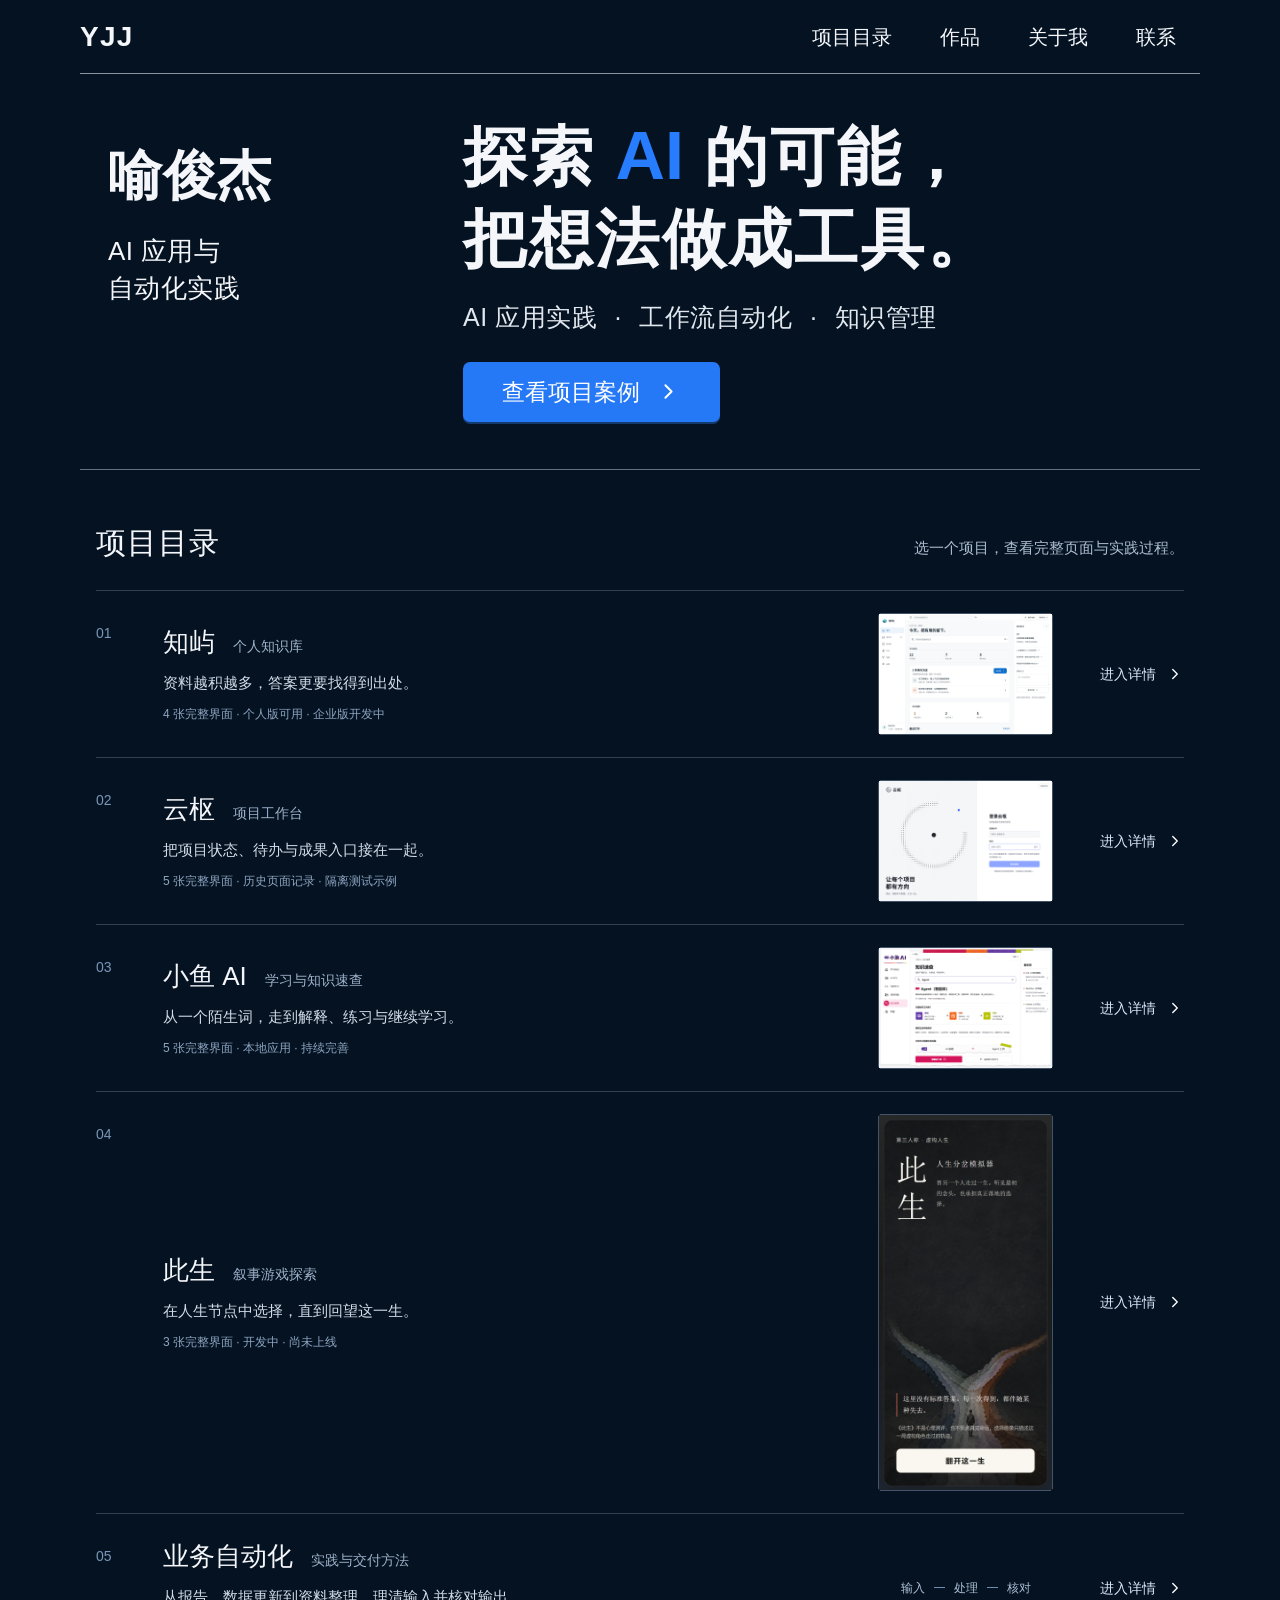
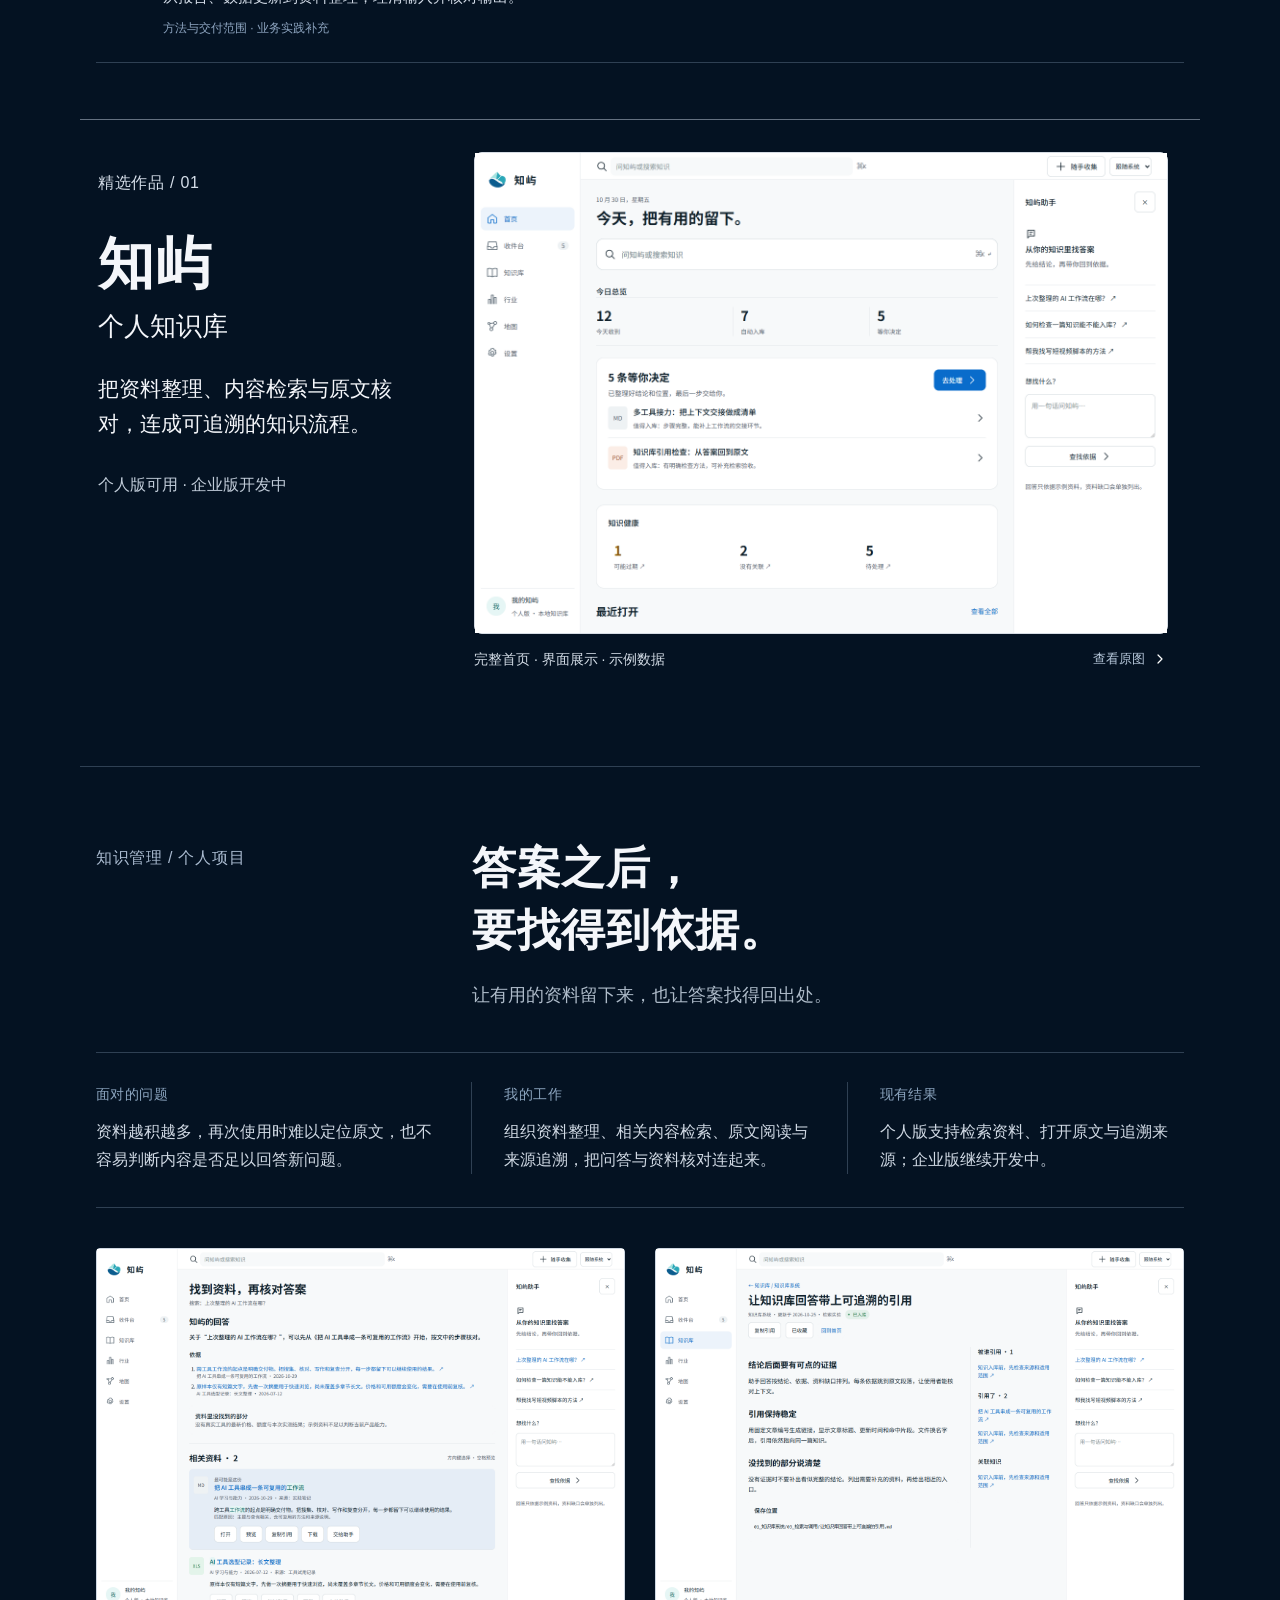
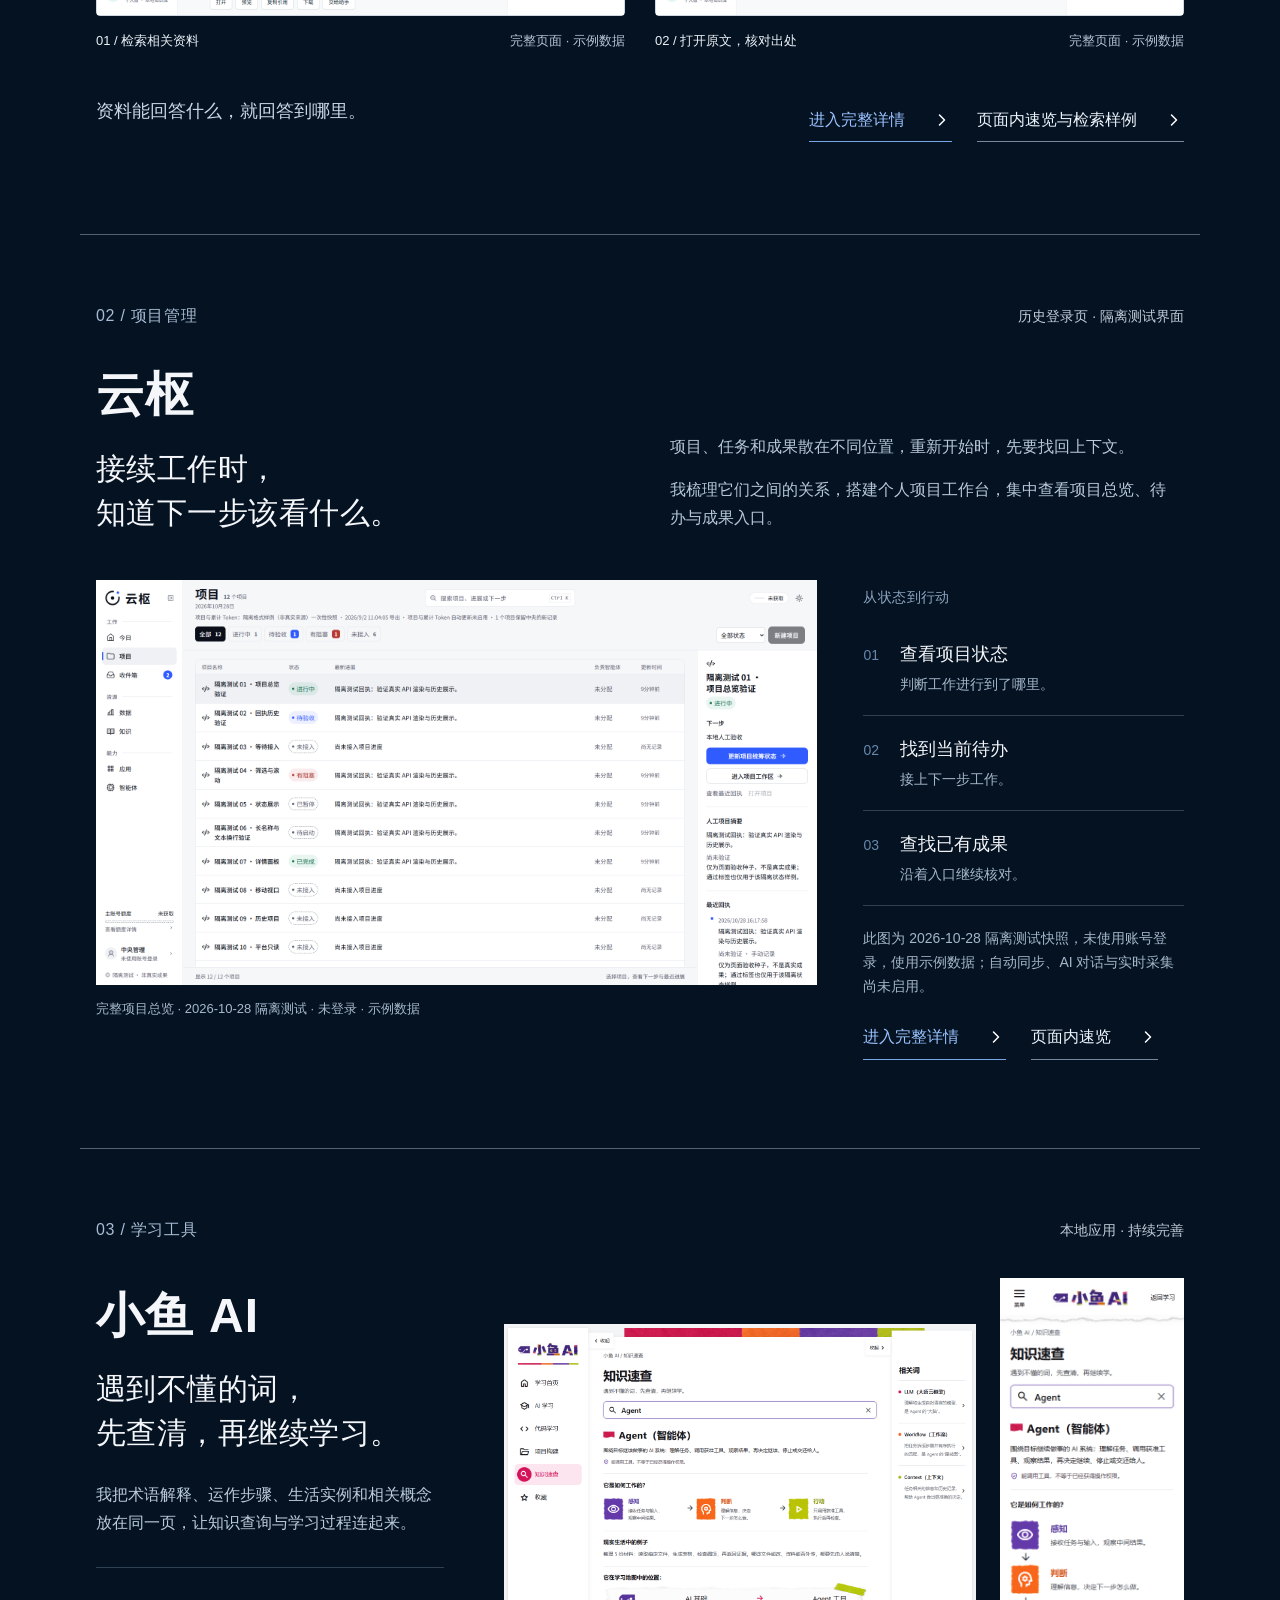
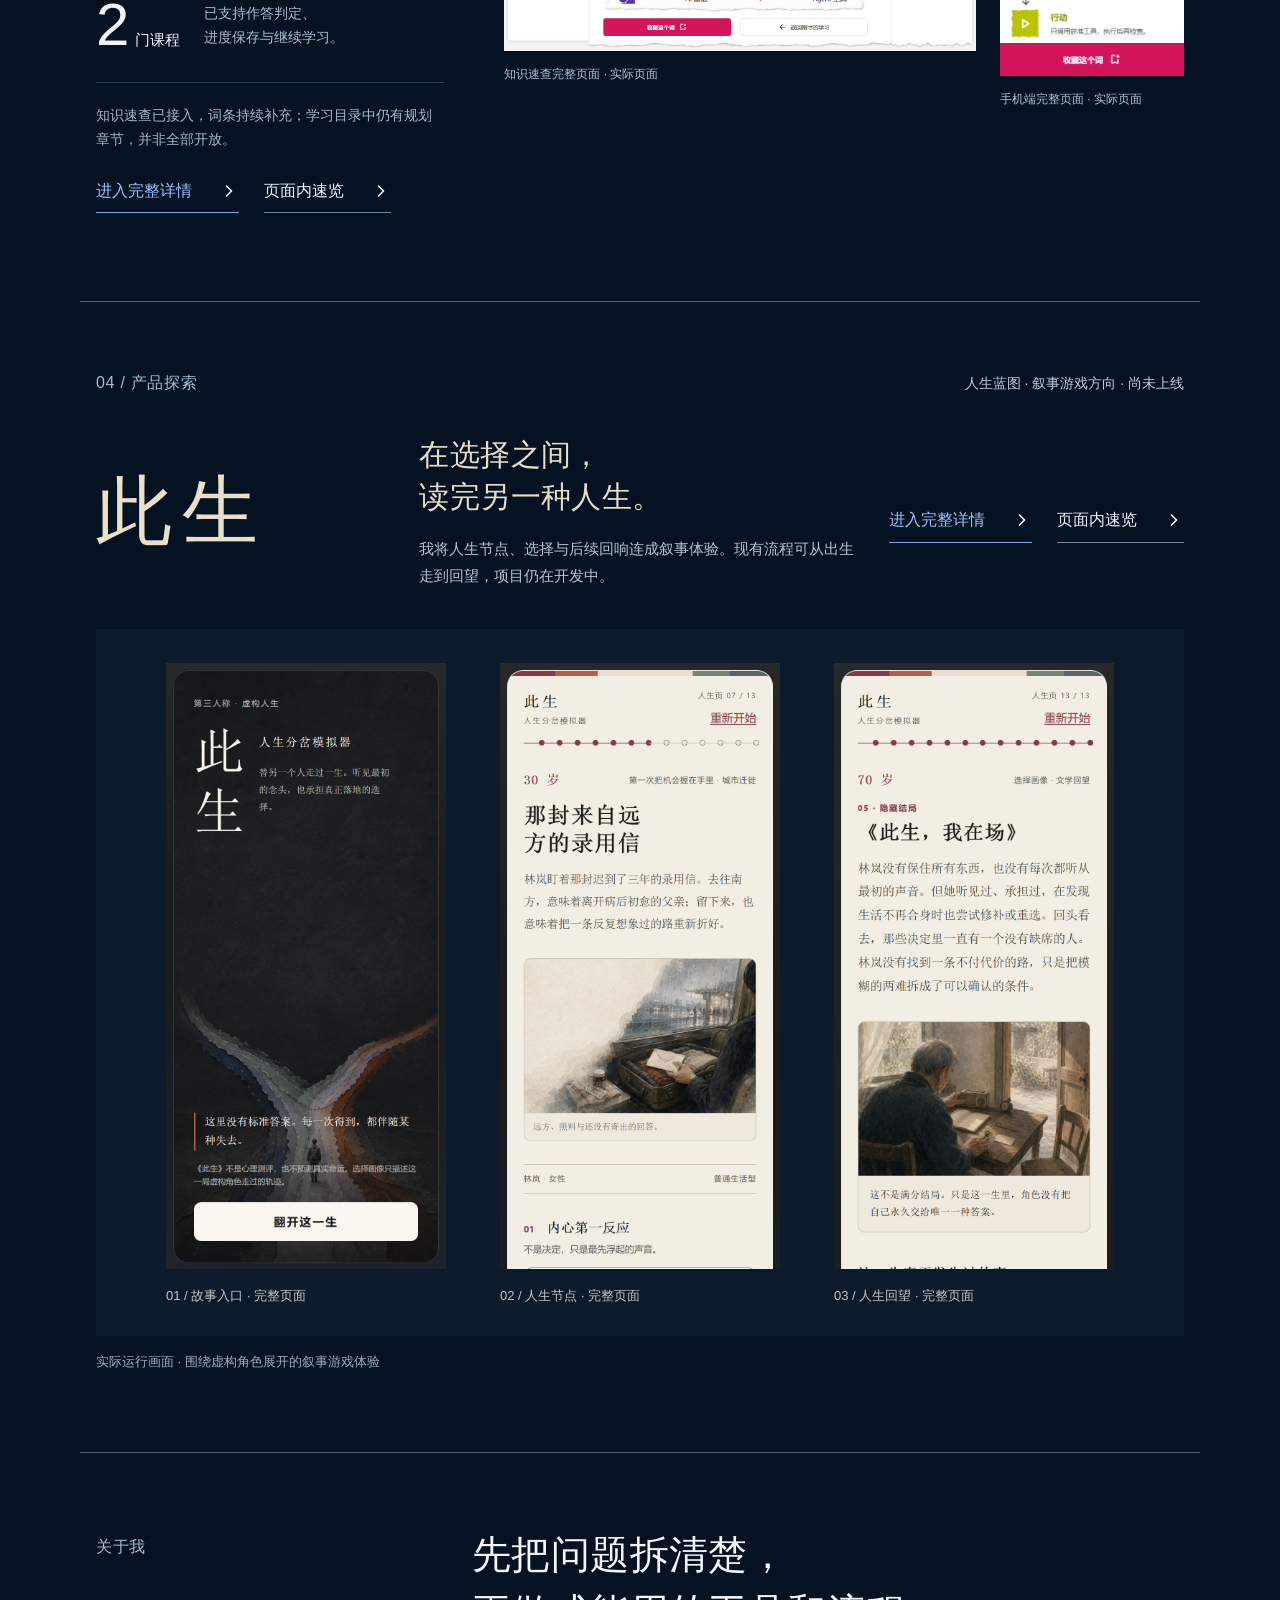
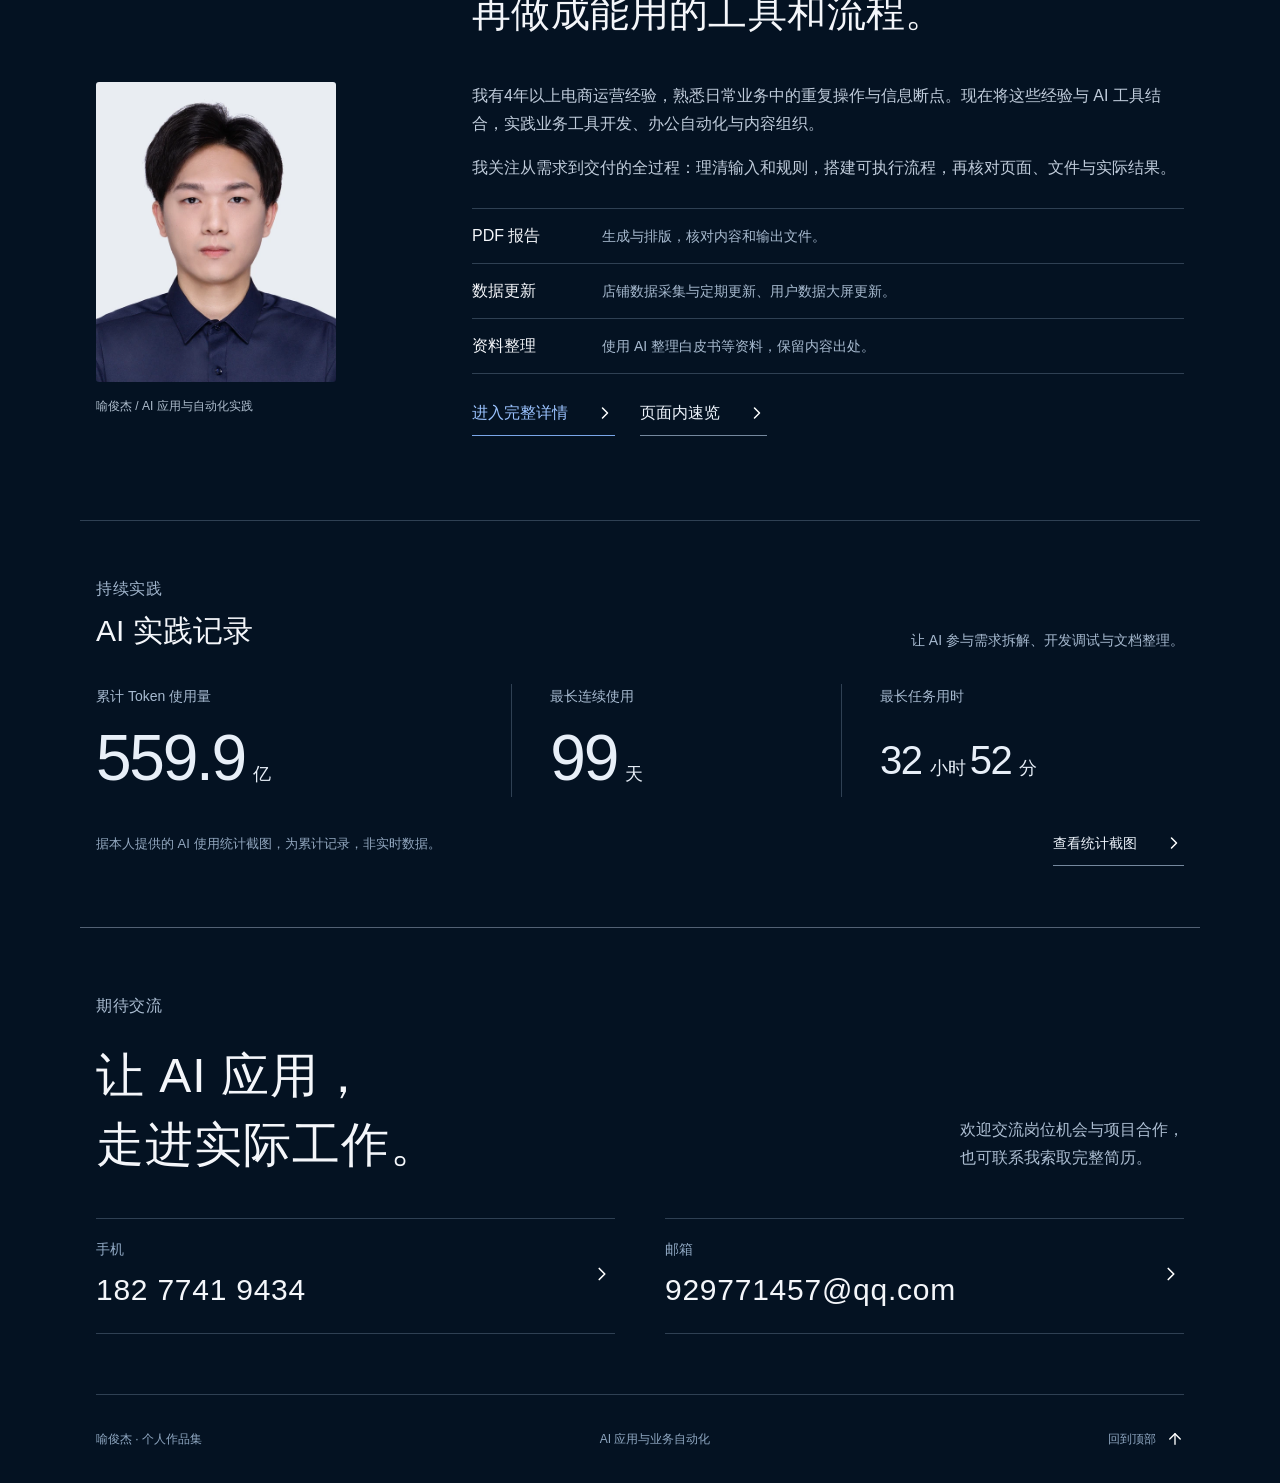
<file: index.html>
<!doctype html>
<html lang="zh-CN">
<head>
  <meta charset="UTF-8" />
  <meta name="viewport" content="width=device-width, initial-scale=1.0" />
  <meta name="description" content="喻俊杰的个人作品集。探索 AI 应用、工作流自动化与知识管理，展示知屿、云枢、小鱼 AI 与此生的真实实践。" />
  <meta name="theme-color" content="#041222" />
  <title>喻俊杰 · AI 应用与业务自动化</title>
  <link rel="icon" type="image/svg+xml" href="assets/favicon.svg" />
  <link rel="stylesheet" href="style.css" />
  <link rel="stylesheet" href="review.css" />
  <script src="script.js" defer></script>
</head>
<body>
  <a class="skip-link" href="#projects">跳到作品</a>
  <header class="site-header" id="top">
    <div class="shell header-inner">
      <a class="brand" href="#top" aria-label="喻俊杰，回到顶部">YJJ</a>
      <button class="menu-toggle" type="button" aria-controls="main-navigation" aria-expanded="false"><span class="menu-label">菜单</span><img class="icon " src="assets/icon-menu.svg" width="24" height="24" alt="" aria-hidden="true" /></button>
      <nav class="main-nav" id="main-navigation" aria-label="主导航"><a href="#directory">项目目录</a><a href="#projects">作品</a><a href="#about">关于我</a><a href="#contact">联系</a></nav>
    </div>
  </header>
  <main>
    <section class="hero shell" aria-labelledby="hero-title">
      <div class="hero-identity"><p class="hero-name">喻俊杰</p><p>AI 应用与<br />自动化实践</p></div>
      <div class="hero-message"><h1 id="hero-title">探索 <span>AI</span> 的可能，<br />把想法做成工具。</h1><p class="hero-disciplines">AI 应用实践 <span>·</span> 工作流自动化 <span>·</span> 知识管理</p><a class="button button-primary" href="#directory">查看项目案例 <img class="icon " src="assets/icon-chevron-right.svg" width="24" height="24" alt="" aria-hidden="true" /></a></div>
    </section>
    <section class="project-directory shell" id="directory" aria-labelledby="directory-title"><div class="directory-heading"><h2 id="directory-title">项目目录</h2><p>选一个项目，查看完整页面与实践过程。</p></div><div class="directory-list"><a class="directory-row" href="zhiyu.html"><span class="directory-number">01</span><div class="directory-copy"><h3>知屿<span>个人知识库</span></h3><p>资料越积越多，答案更要找得到出处。</p><small>4 张完整界面 · 个人版可用 · 企业版开发中</small></div><div class="directory-preview"><img src="assets/zhiyu-home.png" alt="知屿完整页面缩略预览" loading="lazy" decoding="async" /></div><span class="directory-enter">进入详情<img class="icon" src="assets/icon-chevron-right.svg" width="24" height="24" alt="" /></span></a><a class="directory-row" href="yunshu.html"><span class="directory-number">02</span><div class="directory-copy"><h3>云枢<span>项目工作台</span></h3><p>把项目状态、待办与成果入口接在一起。</p><small>5 张完整界面 · 历史页面记录 · 隔离测试示例</small></div><div class="directory-preview"><img src="assets/deployed-public-login-desktop-empty.png" alt="云枢完整页面缩略预览" loading="lazy" decoding="async" /></div><span class="directory-enter">进入详情<img class="icon" src="assets/icon-chevron-right.svg" width="24" height="24" alt="" /></span></a><a class="directory-row" href="xiaoyu.html"><span class="directory-number">03</span><div class="directory-copy"><h3>小鱼 AI<span>学习与知识速查</span></h3><p>从一个陌生词，走到解释、练习与继续学习。</p><small>5 张完整界面 · 本地应用 · 持续完善</small></div><div class="directory-preview"><img src="assets/xiaoyu-knowledge-desktop.png" alt="小鱼 AI完整页面缩略预览" loading="lazy" decoding="async" /></div><span class="directory-enter">进入详情<img class="icon" src="assets/icon-chevron-right.svg" width="24" height="24" alt="" /></span></a><a class="directory-row" href="cisheng.html"><span class="directory-number">04</span><div class="directory-copy"><h3>此生<span>叙事游戏探索</span></h3><p>在人生节点中选择，直到回望这一生。</p><small>3 张完整界面 · 开发中 · 尚未上线</small></div><div class="directory-preview"><img src="assets/cisheng-cover.png" alt="此生完整页面缩略预览" loading="lazy" decoding="async" /></div><span class="directory-enter">进入详情<img class="icon" src="assets/icon-chevron-right.svg" width="24" height="24" alt="" /></span></a><a class="directory-row" href="workflow.html"><span class="directory-number">05</span><div class="directory-copy"><h3>业务自动化<span>实践与交付方法</span></h3><p>从报告、数据更新到资料整理，理清输入并核对输出。</p><small>方法与交付范围 · 业务实践补充</small></div><div class="directory-method"><span>输入</span><i></i><span>处理</span><i></i><span>核对</span></div><span class="directory-enter">进入详情<img class="icon" src="assets/icon-chevron-right.svg" width="24" height="24" alt="" /></span></a></div></section>
    <section class="selected-work shell" id="projects" aria-label="精选作品">
      <article class="featured-entry" aria-labelledby="zhiyu-card-title">
        <div class="featured-copy"><p class="eyebrow">精选作品 / 01</p><h2 id="zhiyu-card-title">知屿</h2><p class="project-subtitle">个人知识库</p><p class="featured-description">把资料整理、内容检索与原文核对，连成可追溯的知识流程。</p><p class="project-status">个人版可用 · 企业版开发中</p></div>
        <figure class="featured-preview"><button class="preview-button" type="button" data-case="zhiyu-case" aria-label="阅读知屿个人知识库案例与检索样例"><picture><source media="(max-width: 680px)" srcset="assets/zhiyu-home.png" /><img src="assets/zhiyu-home.png" width="1440" height="1000" alt="知屿个人知识库完整首页，保留侧栏、今日总览、待处理资料与知识助手" fetchpriority="high" decoding="async" /></picture></button><figcaption>完整首页 · 界面展示 · 示例数据 <button type="button" data-zoom="assets/zhiyu-home.png" data-caption="知屿个人版首页 · 界面展示 · 示例数据">查看原图 <img class="icon " src="assets/icon-chevron-right.svg" width="24" height="24" alt="" aria-hidden="true" /></button></figcaption></figure>
      </article>
      <div class="zhiyu-story" aria-labelledby="zhiyu-story-title">
        <div class="section-heading"><p class="eyebrow">知识管理 / 个人项目</p><h2 id="zhiyu-story-title">答案之后，<br />要找得到依据。</h2><p>让有用的资料留下来，也让答案找得回出处。</p></div>
        <div class="contribution-grid"><div><span class="detail-label">面对的问题</span><p>资料越积越多，再次使用时难以定位原文，也不容易判断内容是否足以回答新问题。</p></div><div><span class="detail-label">我的工作</span><p>组织资料整理、相关内容检索、原文阅读与来源追溯，把问答与资料核对连起来。</p></div><div><span class="detail-label">现有结果</span><p>个人版支持检索资料、打开原文与追溯来源；企业版继续开发中。</p></div></div>
        <div class="evidence-pair"><figure><button class="image-button" type="button" data-zoom="assets/zhiyu-search.png" data-caption="知屿 · 知识检索 · 界面展示 · 示例数据" aria-label="放大查看知屿知识检索"><img src="assets/zhiyu-search.png" width="1440" height="1000" alt="知屿知识检索完整页面，展示问题、依据、资料缺口与相关资料" loading="lazy" decoding="async" /></button><figcaption><span>01 / 检索相关资料</span><span>完整页面 · 示例数据</span></figcaption></figure><figure><button class="image-button" type="button" data-zoom="assets/zhiyu-source.png" data-caption="知屿 · 原文核对与来源追溯 · 界面展示 · 示例数据" aria-label="放大查看知屿原文核对"><img src="assets/zhiyu-source.png" width="1440" height="1000" alt="知屿原文核对完整页面，展示稳定引用、来源与资料缺口" loading="lazy" decoding="async" /></button><figcaption><span>02 / 打开原文，核对出处</span><span>完整页面 · 示例数据</span></figcaption></figure></div>
        <div class="project-bottom"><p>资料能回答什么，就回答到哪里。</p><div class="case-actions"><a class="case-link full-detail-link" href="zhiyu.html">进入完整详情 <img class="icon" src="assets/icon-chevron-right.svg" width="24" height="24" alt="" /></a><button class="case-link" type="button" data-case="zhiyu-case">页面内速览与检索样例 <img class="icon " src="assets/icon-chevron-right.svg" width="24" height="24" alt="" aria-hidden="true" /></button></div></div>
      </div>
    </section>
    <section class="project-chapter shell yunshu-chapter" aria-labelledby="yunshu-card-title">
      <div class="chapter-heading"><p class="eyebrow">02 / 项目管理</p><p class="project-status">历史登录页 · 隔离测试界面</p></div>
      <div class="chapter-intro"><div><h2 id="yunshu-card-title">云枢</h2><p class="chapter-value">接续工作时，<br />知道下一步该看什么。</p></div><div class="chapter-summary"><p>项目、任务和成果散在不同位置，重新开始时，先要找回上下文。</p><p>我梳理它们之间的关系，搭建个人项目工作台，集中查看项目总览、待办与成果入口。</p></div></div>
      <div class="yunshu-evidence"><figure><button class="image-button" type="button" data-zoom="assets/yunshu-overview.png" data-caption="云枢项目总览 · 2026-10-28 隔离测试 · 未登录 · 示例数据" aria-label="放大查看云枢完整项目总览"><picture><source media="(max-width: 680px)" srcset="assets/yunshu-overview.png" /><img src="assets/yunshu-overview.png" width="1920" height="1080" alt="云枢完整项目总览，保留侧栏、项目状态、最新进展、下一步与成果入口" loading="lazy" decoding="async" /></picture></button><figcaption>完整项目总览 · 2026-10-28 隔离测试 · 未登录 · 示例数据</figcaption></figure><div class="yunshu-method"><p class="detail-label">从状态到行动</p><ol><li><span>01</span><div><h3>查看项目状态</h3><p>判断工作进行到了哪里。</p></div></li><li><span>02</span><div><h3>找到当前待办</h3><p>接上下一步工作。</p></div></li><li><span>03</span><div><h3>查找已有成果</h3><p>沿着入口继续核对。</p></div></li></ol><p class="muted-note">此图为 2026-10-28 隔离测试快照，未使用账号登录，使用示例数据；自动同步、AI 对话与实时采集尚未启用。</p><div class="case-actions"><a class="case-link full-detail-link" href="yunshu.html">进入完整详情 <img class="icon" src="assets/icon-chevron-right.svg" width="24" height="24" alt="" /></a><button class="case-link" type="button" data-case="yunshu-case">页面内速览 <img class="icon " src="assets/icon-chevron-right.svg" width="24" height="24" alt="" aria-hidden="true" /></button></div></div></div>
    </section>
    <section class="project-chapter shell xiaoyu-chapter" aria-labelledby="xiaoyu-card-title">
      <div class="chapter-heading"><p class="eyebrow">03 / 学习工具</p><p class="project-status">本地应用 · 持续完善</p></div>
      <div class="learning-layout"><div class="learning-copy"><h2 id="xiaoyu-card-title">小鱼 AI</h2><p class="chapter-value">遇到不懂的词，<br />先查清，再继续学习。</p><p class="learning-description">我把术语解释、运作步骤、生活实例和相关概念放在同一页，让知识查询与学习过程连起来。</p><div class="learning-result"><strong>2<span>门课程</span></strong><p>已支持作答判定、<br />进度保存与继续学习。</p></div><p class="muted-note">知识速查已接入，词条持续补充；学习目录中仍有规划章节，并非全部开放。</p><div class="case-actions"><a class="case-link full-detail-link" href="xiaoyu.html">进入完整详情 <img class="icon" src="assets/icon-chevron-right.svg" width="24" height="24" alt="" /></a><button class="case-link" type="button" data-case="xiaoyu-case">页面内速览 <img class="icon " src="assets/icon-chevron-right.svg" width="24" height="24" alt="" aria-hidden="true" /></button></div></div><div class="learning-visuals"><figure class="learning-desktop"><button class="image-button" type="button" data-zoom="assets/xiaoyu-knowledge-desktop.png" data-caption="小鱼 AI · 知识速查 · 实际页面" aria-label="放大查看小鱼 AI 知识速查"><img src="assets/xiaoyu-knowledge-desktop.png" width="1440" height="1000" alt="小鱼 AI 知识速查完整页面，保留侧栏、Agent释义、工作步骤和生活实例" loading="lazy" decoding="async" /></button><figcaption>知识速查完整页面 · 实际页面</figcaption></figure><figure class="learning-mobile"><button class="image-button" type="button" data-zoom="assets/xiaoyu-knowledge-mobile.png" data-caption="小鱼 AI · 手机端知识速查" aria-label="放大查看小鱼 AI 手机端知识速查"><img src="assets/xiaoyu-knowledge-mobile.png" width="390" height="844" alt="小鱼 AI 手机端知识速查完整页面" loading="lazy" decoding="async" /></button><figcaption>手机端完整页面 · 实际页面</figcaption></figure></div></div>
    </section>
    <section class="project-chapter shell cisheng-chapter" aria-labelledby="cisheng-card-title">
      <div class="chapter-heading"><p class="eyebrow">04 / 产品探索</p><p class="project-status">人生蓝图 · 叙事游戏方向 · 尚未上线</p></div>
      <div class="cisheng-intro"><h2 id="cisheng-card-title">此生</h2><div><p class="chapter-value">在选择之间，<br />读完另一种人生。</p><p>我将人生节点、选择与后续回响连成叙事体验。现有流程可从出生走到回望，项目仍在开发中。</p></div><div class="case-actions"><a class="case-link full-detail-link" href="cisheng.html">进入完整详情 <img class="icon" src="assets/icon-chevron-right.svg" width="24" height="24" alt="" /></a><button class="case-link" type="button" data-case="cisheng-case">页面内速览 <img class="icon " src="assets/icon-chevron-right.svg" width="24" height="24" alt="" aria-hidden="true" /></button></div></div>
      <div class="cisheng-gallery"><figure><button class="image-button" type="button" data-zoom="assets/cisheng-cover.png" data-caption="此生 · 故事入口 · 实际运行画面" aria-label="放大查看此生故事入口"><img src="assets/cisheng-cover.png" width="780" height="1688" alt="此生完整手机页面，显示黑色书封与故事入口" loading="lazy" decoding="async" /></button><figcaption>01 / 故事入口 · 完整页面</figcaption></figure><figure><button class="image-button" type="button" data-zoom="assets/cisheng-event.png" data-caption="此生 · 人生节点与选择 · 实际运行画面" aria-label="放大查看此生人生节点"><img src="assets/cisheng-event.png" width="780" height="1688" alt="此生30岁完整手机页面，围绕远方的录用信展开叙事与选择" loading="lazy" decoding="async" /></button><figcaption>02 / 人生节点 · 完整页面</figcaption></figure><figure><button class="image-button" type="button" data-zoom="assets/cisheng-ending.png" data-caption="此生 · 人生回望 · 实际运行画面" aria-label="放大查看此生人生回望"><img src="assets/cisheng-ending.png" width="780" height="1688" alt="此生70岁完整手机页面，显示人生结局与回望" loading="lazy" decoding="async" /></button><figcaption>03 / 人生回望 · 完整页面</figcaption></figure></div><p class="gallery-note">实际运行画面 · 围绕虚构角色展开的叙事游戏体验</p>
    </section>
    <section class="about-section shell" id="about" aria-labelledby="about-title"><div class="about-heading"><p class="eyebrow">关于我</p><h2 id="about-title">先把问题拆清楚，<br />再做成能用的工具和流程。</h2></div><div class="about-layout"><figure class="portrait"><img src="assets/portrait-web.webp" width="550" height="688" alt="喻俊杰本人照片" loading="lazy" decoding="async" /><figcaption>喻俊杰 / AI 应用与自动化实践</figcaption></figure><div class="about-copy"><p>我有4年以上电商运营经验，熟悉日常业务中的重复操作与信息断点。现在将这些经验与 AI 工具结合，实践业务工具开发、办公自动化与内容组织。</p><p>我关注从需求到交付的全过程：理清输入和规则，搭建可执行流程，再核对页面、文件与实际结果。</p><div class="practice-list" aria-label="业务自动化实践"><div><h3>PDF 报告</h3><p>生成与排版，核对内容和输出文件。</p></div><div><h3>数据更新</h3><p>店铺数据采集与定期更新、用户数据大屏更新。</p></div><div><h3>资料整理</h3><p>使用 AI 整理白皮书等资料，保留内容出处。</p></div></div><div class="case-actions"><a class="case-link full-detail-link" href="workflow.html">进入完整详情 <img class="icon" src="assets/icon-chevron-right.svg" width="24" height="24" alt="" /></a><button class="case-link" type="button" data-case="workflow-case">页面内速览 <img class="icon " src="assets/icon-chevron-right.svg" width="24" height="24" alt="" aria-hidden="true" /></button></div></div></div></section>
    <section class="ai-record-section shell" aria-labelledby="ai-record-title"><div class="ai-record-heading"><div><p class="eyebrow">持续实践</p><h2 id="ai-record-title">AI 实践记录</h2></div><p>让 AI 参与需求拆解、开发调试与文档整理。</p></div><dl class="ai-record-grid"><div class="ai-record-primary"><dt>累计 Token 使用量</dt><dd>559.9<span>亿</span></dd></div><div><dt>最长连续使用</dt><dd>99<span>天</span></dd></div><div><dt>最长任务用时</dt><dd class="ai-record-duration">32<span>小时</span>52<span>分</span></dd></div></dl><div class="ai-record-source"><p>据本人提供的 AI 使用统计截图，为累计记录，非实时数据。</p><button class="case-link" type="button" data-zoom="assets/ai-usage-record-masked-8d87166d.png" data-caption="AI 使用统计 · 本人提供的截图 · 非实时数据" aria-label="查看本人 AI 使用统计截图">查看统计截图 <img class="icon " src="assets/icon-chevron-right.svg" width="24" height="24" alt="" aria-hidden="true" /></button></div></section>
    <section class="contact-section shell" id="contact" aria-labelledby="contact-title"><p class="eyebrow">期待交流</p><div class="contact-heading"><h2 id="contact-title">让 AI 应用，<br />走进实际工作。</h2><p>欢迎交流岗位机会与项目合作，<br />也可联系我索取完整简历。</p></div><div class="contact-details"><a href="tel:18277419434" aria-label="拨打电话 18277419434"><small>手机</small><strong>182 7741 9434</strong><img class="icon " src="assets/icon-chevron-right.svg" width="24" height="24" alt="" aria-hidden="true" /></a><a href="mailto:929771457@qq.com" aria-label="发邮件至 929771457@qq.com"><small>邮箱</small><strong>929771457@qq.com</strong><img class="icon " src="assets/icon-chevron-right.svg" width="24" height="24" alt="" aria-hidden="true" /></a></div><footer class="site-footer"><span>喻俊杰 · 个人作品集</span><span>AI 应用与业务自动化</span><a href="#top">回到顶部 <img class="icon " src="assets/icon-arrow-up.svg" width="24" height="24" alt="" aria-hidden="true" /></a></footer></section>
  </main>
    <dialog class="case-dialog" id="zhiyu-case" aria-labelledby="zhiyu-title">
      <div class="dialog-top"><span>知屿 / 项目案例</span><a class="dialog-page-link" href="zhiyu.html">进入独立详情</a><button class="dialog-close" type="button" aria-label="关闭知屿案例" autofocus>关闭 <img class="icon " src="assets/icon-x.svg" width="24" height="24" alt="" aria-hidden="true" /></button></div>
      <div class="dialog-body"><p class="case-meta">个人版可用 · 企业版开发中</p><h2 id="zhiyu-title">知屿 / 个人知识库</h2><p class="case-lead">从“记得有这份资料”，到“找到原文，核对答案”。</p><div class="case-facts"><section><h3>问题</h3><p>资料越积越多，再次使用时，常常只记得结论，却难以定位原文，也不容易判断现有内容是否足以回答新问题。</p></section><section><h3>我的工作</h3><p>搭建并使用个人知识库，组织资料整理、相关内容检索、原文阅读与来源追溯。Y-KB 对应其中的检索能力，让问答与资料核对连起来。</p></section><section><h3>结果</h3><p>个人版已可使用，支持检索相关资料、打开原文、追溯来源。企业版继续开发中，下方将两个版本分别标注。</p></section></div>
        <figure class="case-figure"><button class="image-button" type="button" data-zoom="assets/zhiyu-home.png" data-caption="知屿个人版首页 · 界面展示 · 示例数据" aria-label="放大查看知屿个人版首页"><img src="assets/zhiyu-home.png" width="1440" height="1000" alt="知屿个人版首页，显示资料处理、知识健康与知识助手" loading="lazy" decoding="async" /></button><figcaption>个人版首页 · 界面展示 · 示例数据 <span>点击图片放大</span></figcaption></figure>
        <div class="case-image-pair"><figure class="case-figure"><button class="image-button" type="button" data-zoom="assets/zhiyu-search.png" data-caption="知屿 · 知识检索 · 界面展示 · 示例数据" aria-label="放大查看知屿知识检索"><img src="assets/zhiyu-search.png" width="1440" height="1000" alt="知屿知识检索界面，展示问题和相关资料" loading="lazy" decoding="async" /></button><figcaption>检索相关资料 · 示例数据</figcaption></figure><figure class="case-figure"><button class="image-button" type="button" data-zoom="assets/zhiyu-source.png" data-caption="知屿 · 原文核对与来源追溯 · 界面展示 · 示例数据" aria-label="放大查看知屿原文核对"><img src="assets/zhiyu-source.png" width="1440" height="1000" alt="知屿原文查看界面，用于阅读原始资料和核对来源" loading="lazy" decoding="async" /></button><figcaption>打开原文，核对出处 · 示例数据</figcaption></figure></div>
        <figure class="case-figure"><button class="image-button" type="button" data-zoom="assets/zhiyu-enterprise.png" data-caption="知屿企业版 · 开发中 · 界面展示 · 示例数据" aria-label="放大查看开发中的知屿企业版"><img src="assets/zhiyu-enterprise.png" width="1440" height="1000" alt="开发中的知屿企业知识库界面" loading="lazy" decoding="async" /></button><figcaption>企业版开发中 · 界面展示 · 示例数据</figcaption></figure>
        <section class="retrieval-demo" aria-labelledby="demo-title"><p class="demo-eyebrow">原创静态样例</p><h3 id="demo-title">资料能回答什么，<br class="mobile-break" />就回答到哪里。</h3><p class="demo-description">选择下面的问题，观察“原文有依据”和“信息不足”两种回答。</p><div class="demo-columns"><article class="demo-source" id="sample-source" tabindex="-1"><p class="demo-label">原文 · 视频项目交付说明</p><p>项目交付后，请分别保留成片和可编辑文件。</p><blockquote>成片放在“成片”目录，<mark id="source-highlight">字幕源文件放在“字幕”目录。</mark></blockquote><p>后续修改时，从对应目录取用文件。</p></article><div class="demo-answer"><p class="demo-label">选择一个问题</p><div class="demo-questions"><button type="button" data-question="location" aria-pressed="true">字幕源文件放在哪里？</button><button type="button" data-question="font" aria-pressed="false">追问：字幕用什么字体？</button></div><div class="demo-result" role="status" aria-live="polite" aria-atomic="true"><strong id="answer-title">字幕源文件在“字幕”目录。</strong><p id="answer-detail">原文明确写明了目录位置，可以据此回答。</p></div><button class="text-link source-reference" type="button">核对原文 <img class="icon " src="assets/icon-chevron-right.svg" width="24" height="24" alt="" aria-hidden="true" /></button></div></div><p class="demo-note">此交互使用页面内的原创样例，不连接真实知识库或 AI 服务。</p></section>
      </div>
    </dialog>

    <dialog class="case-dialog" id="yunshu-case" aria-labelledby="yunshu-title"><div class="dialog-top"><span>云枢 / 项目案例</span><a class="dialog-page-link" href="yunshu.html">进入独立详情</a><button class="dialog-close" type="button" aria-label="关闭云枢案例" autofocus>关闭 <img class="icon " src="assets/icon-x.svg" width="24" height="24" alt="" aria-hidden="true" /></button></div><div class="dialog-body"><p class="case-meta">个人项目工作台 · 数据快照</p><h2 id="yunshu-title">云枢</h2><p class="case-lead">让项目状态、当前待办与已产生成果，在同一个地方接上。</p><div class="case-facts"><section><h3>问题</h3><p>多个项目的任务、进度和交付物分散在不同位置。隔一段时间继续工作，需要重新查找上下文和成果。</p></section><section><h3>我的工作</h3><p>梳理项目、任务、状态与成果的关系，搭建个人项目工作台，集中展示项目总览、待办和成果入口，并整理查看账号的历史登录页。下方总览是未登录的隔离测试画面，不能当作登录后的运行成果。</p></section><section><h3>结果</h3><p>可以按“查看项目状态 → 找到待办 → 查找成果”的步骤接续工作。展示画面来自2026年10月28日的隔离测试，未使用账号登录，使用示例项目。</p></section></div><figure class="case-figure"><button class="image-button" type="button" data-zoom="assets/yunshu-overview.png" data-caption="云枢项目总览 · 2026-10-28 隔离测试 · 未登录 · 示例数据" aria-label="放大查看云枢完整工作台"><img src="assets/yunshu-overview.png" width="1920" height="1080" alt="云枢工作台，显示示例项目的状态、下一步与成果入口" loading="lazy" decoding="async" /></button><figcaption>项目总览 · 2026-10-28 隔离测试 · 未登录 · 示例数据</figcaption></figure><p class="case-note">总览图为 2026-10-28 隔离测试快照，未使用账号登录，使用示例数据，非登录后的界面。项目现名为云枢，历史截图保留原样；自动同步、AI 对话与实时采集尚未启用。</p></div></dialog>

    <dialog class="case-dialog" id="xiaoyu-case" aria-labelledby="xiaoyu-title"><div class="dialog-top"><span>小鱼 AI / 项目案例</span><a class="dialog-page-link" href="xiaoyu.html">进入独立详情</a><button class="dialog-close" type="button" aria-label="关闭小鱼 AI 案例" autofocus>关闭 <img class="icon " src="assets/icon-x.svg" width="24" height="24" alt="" aria-hidden="true" /></button></div><div class="dialog-body"><p class="case-meta">本地学习工具 · 持续完善</p><h2 id="xiaoyu-title">小鱼 AI</h2><p class="case-lead">从一个陌生的词，找到解释、例子与资料来源。</p><div class="case-facts"><section><h3>问题</h3><p>接触 AI 与代码学习时，资料、学习顺序和练习容易脱节。只看完内容，很难判断自己是否能够在具体任务中作出选择。</p></section><section><h3>我的工作</h3><p>组织知识词条、通俗解释、具体例子、相关概念与来源，并支持查词后返回学习；为现有课程接入作答判定、进度保存与继续学习。</p></section><section><h3>结果</h3><p>现有两门课程已支持作答判定、保存和续学。学习目录展示更完整的规划范围，其中仍有规划章节，并非全部开放。</p></section></div><figure class="case-figure"><button class="image-button" type="button" data-zoom="assets/xiaoyu-knowledge-desktop.png" data-caption="小鱼 AI · 知识速查 · 实际页面" aria-label="放大查看小鱼 AI 知识速查完整页面"><img src="assets/xiaoyu-knowledge-desktop.png" width="1440" height="1000" alt="小鱼 AI 的知识速查页面，以 Agent 词条展示释义、工作步骤、例子及相关词" loading="lazy" decoding="async" /></button><figcaption>知识速查 · 实际页面</figcaption></figure><div class="learning-images"><figure class="case-figure"><button class="image-button" type="button" data-zoom="assets/xiaoyu-task.png" data-caption="小鱼 AI · 任务练习 · 学习界面展示" aria-label="放大查看小鱼 AI 任务练习"><img src="assets/xiaoyu-task.png" width="1440" height="1000" alt="小鱼 AI 任务练习界面，支持结合具体情境作答" loading="lazy" decoding="async" /></button><figcaption>任务练习 · 学习界面展示</figcaption></figure><figure class="case-figure mobile-case-figure"><button class="image-button" type="button" data-zoom="assets/xiaoyu-knowledge-mobile.png" data-caption="小鱼 AI · 手机端知识速查" aria-label="放大查看小鱼 AI 手机端知识速查"><img src="assets/xiaoyu-knowledge-mobile.png" width="390" height="844" alt="小鱼 AI 手机端知识速查完整页面" loading="lazy" decoding="async" /></button><figcaption>手机端 · 知识速查</figcaption></figure></div><p class="case-note">知识速查当前以 Agent 完整词条及相关概念展示，词条范围持续完善；现有两门课程可作答、保存和续学。</p></div></dialog>

    <dialog class="case-dialog" id="cisheng-case" aria-labelledby="cisheng-title"><div class="dialog-top"><span>此生 / 项目案例</span><a class="dialog-page-link" href="cisheng.html">进入独立详情</a><button class="dialog-close" type="button" aria-label="关闭此生案例" autofocus>关闭 <img class="icon " src="assets/icon-x.svg" width="24" height="24" alt="" aria-hidden="true" /></button></div><div class="dialog-body"><p class="case-meta">人生蓝图 · 叙事游戏方向 · 尚未上线</p><h2 id="cisheng-title">此生</h2><p class="case-lead">在一个个人生节点中选择，直到回望这一生。</p><div class="case-facts"><section><h3>问题</h3><p>如何把抽象的人生蓝图变成可体验的内容，让读者在具体处境中理解选择、行动与后续回响？</p></section><section><h3>我的工作</h3><p>围绕人生节点组织故事、选择与反馈，将从出生到回望的完整流程做成叙事游戏体验，并持续打磨页面与叙事表达。</p></section><section><h3>结果</h3><p>现有流程可从出生走到人生回望。下方为实际运行画面；项目仍在开发，尚未上线。</p></section></div><div class="case-phone-gallery"><figure class="case-figure"><button class="image-button" type="button" data-zoom="assets/cisheng-cover.png" data-caption="此生 · 故事入口 · 实际运行画面" aria-label="放大查看此生完整故事入口"><img src="assets/cisheng-cover.png" width="780" height="1688" alt="此生的黑色书封，作为人生故事入口" loading="lazy" decoding="async" /></button><figcaption>故事入口 · 实际运行画面</figcaption></figure><figure class="case-figure"><button class="image-button" type="button" data-zoom="assets/cisheng-event.png" data-caption="此生 · 30岁的人生节点 · 实际运行画面" aria-label="放大查看此生完整人生节点"><img src="assets/cisheng-event.png" width="780" height="1688" alt="此生30岁人生节点，围绕远方的录用信给出故事与选项" loading="lazy" decoding="async" /></button><figcaption>人生节点 · 实际运行画面</figcaption></figure><figure class="case-figure"><button class="image-button" type="button" data-zoom="assets/cisheng-ending.png" data-caption="此生 · 70岁的人生回望 · 实际运行画面" aria-label="放大查看此生完整人生回望"><img src="assets/cisheng-ending.png" width="780" height="1688" alt="此生70岁时的结局页面，回望此前的人生选择" loading="lazy" decoding="async" /></button><figcaption>人生回望 · 实际运行画面</figcaption></figure></div><p class="case-note">此生是叙事游戏体验，内容围绕虚构角色展开。</p></div></dialog>

    <dialog class="case-dialog" id="workflow-case" aria-labelledby="workflow-title"><div class="dialog-top"><span>业务自动化 / 实践补充</span><button class="dialog-close" type="button" aria-label="关闭业务自动化实践" autofocus>关闭 <img class="icon " src="assets/icon-x.svg" width="24" height="24" alt="" aria-hidden="true" /></button></div><div class="dialog-body"><p class="case-meta">电商运营与办公流程</p><h2 id="workflow-title">从重复步骤，<br />到可执行的流程。</h2><p class="case-lead">先理清输入和处理规则，再搭建流程、核对输出。</p><div class="case-facts"><section><h3>问题</h3><p>电商与办公工作中的报告排版、数据更新和资料整理包含重复操作，也需要保证输入内容与最终结果能够对应。</p></section><section><h3>我的工作</h3><p>实践本地 PDF 报告生成与排版、店铺数据自动采集和定期更新、公司用户数据大屏实时更新，以及使用 AI 整理白皮书等资料。</p></section><section><h3>交付方法</h3><p>先确认内容输入、更新频率与结果形式，再搭建相应工作流，核对文件、页面与来源内容。完整项目细节可通过当前沟通渠道交流。</p></section></div><ol class="workflow-steps"><li><strong>整理输入与规则</strong><span>明确材料、处理要求与输出形式。</span></li><li><strong>搭建可执行流程</strong><span>将重复步骤连接为可复用的工作方法。</span></li><li><strong>核对结果并交付</strong><span>检查生成文件、页面和来源内容是否对应。</span></li></ol><p class="case-note">以上为已有业务实践与方法说明。</p></div></dialog>

    <dialog class="image-dialog" id="image-dialog" aria-labelledby="image-dialog-title"><div class="dialog-top image-dialog-top"><span id="image-dialog-title">查看作品原图</span><div class="image-controls"><button class="image-zoom-toggle" id="zoom-toggle" type="button" aria-pressed="false" aria-controls="image-stage">放大细节</button><button class="dialog-close" type="button" aria-label="关闭大图" autofocus>关闭 <img class="icon " src="assets/icon-x.svg" width="24" height="24" alt="" aria-hidden="true" /></button></div></div><figure class="image-stage" id="image-stage"><img id="zoom-image" src="assets/zhiyu-home.png" alt="" /><figcaption id="zoom-caption"></figcaption></figure></dialog>
  </body>
</html>
</file>
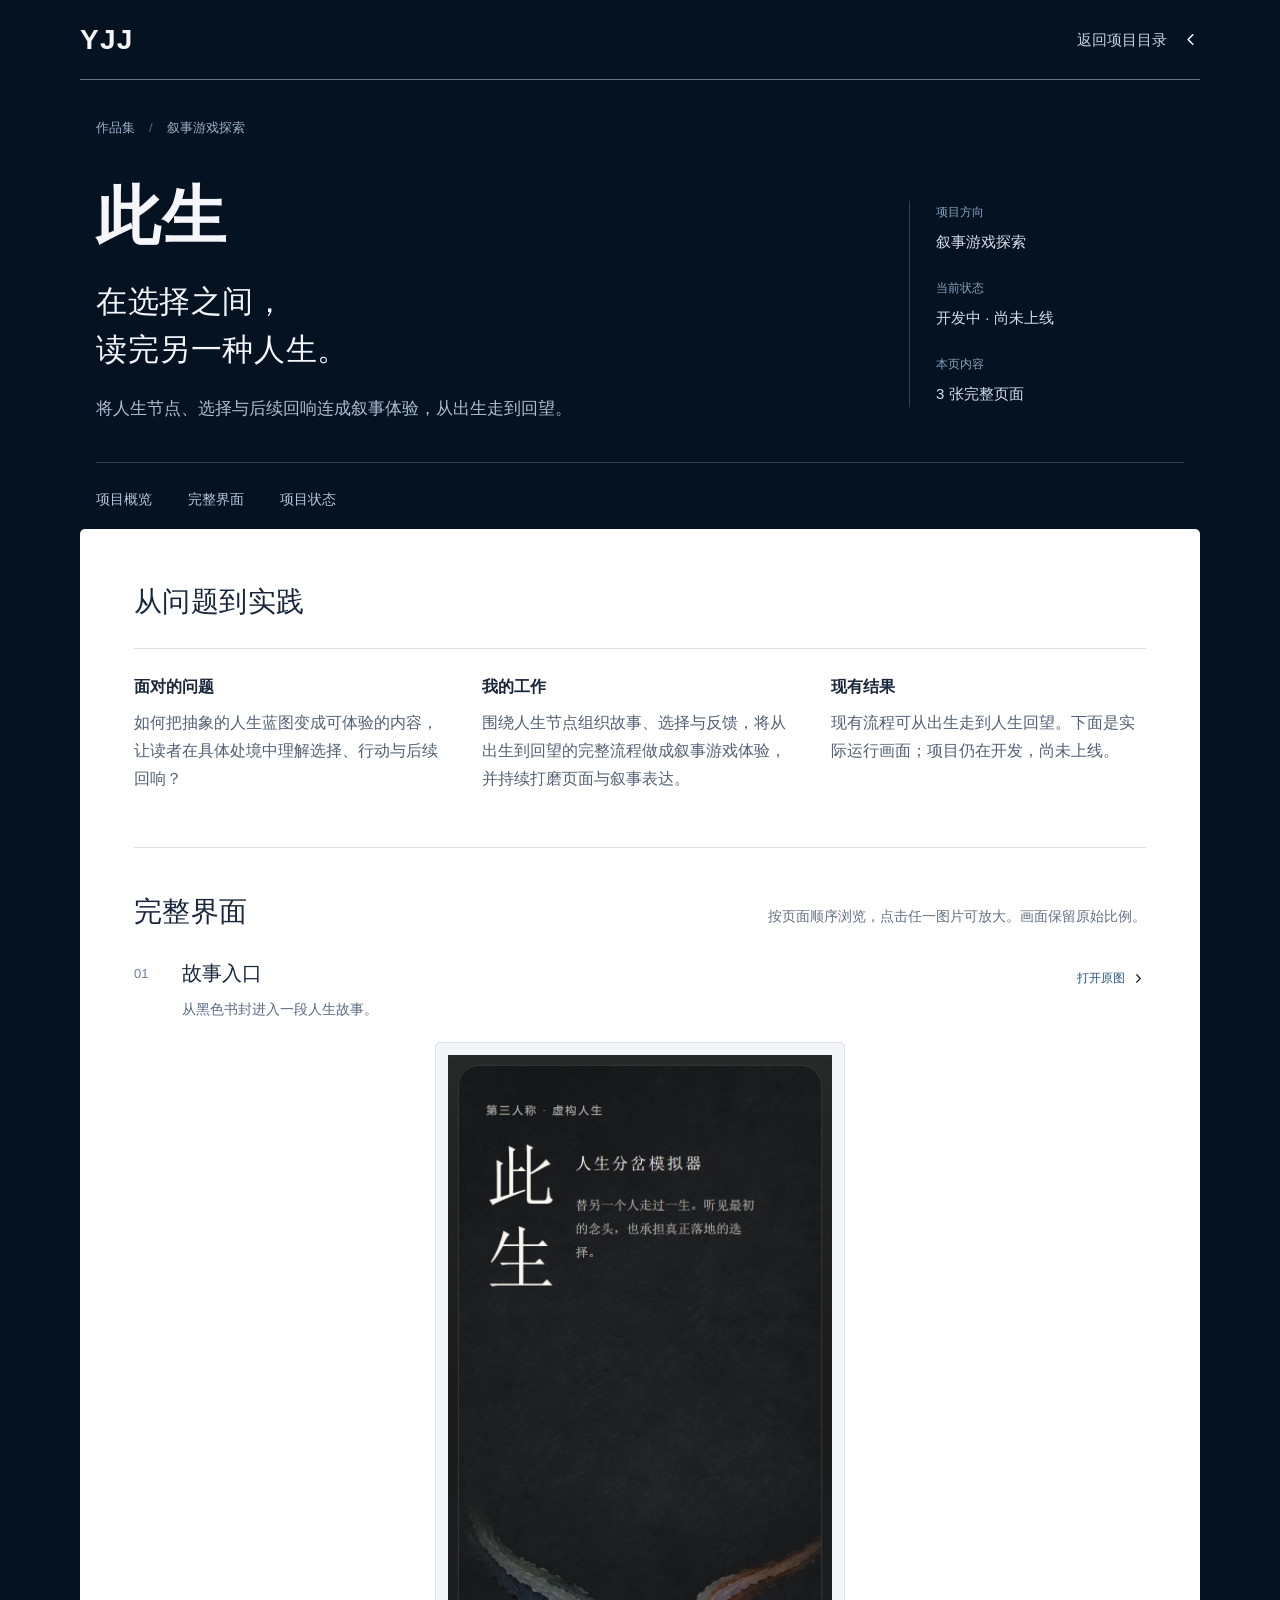
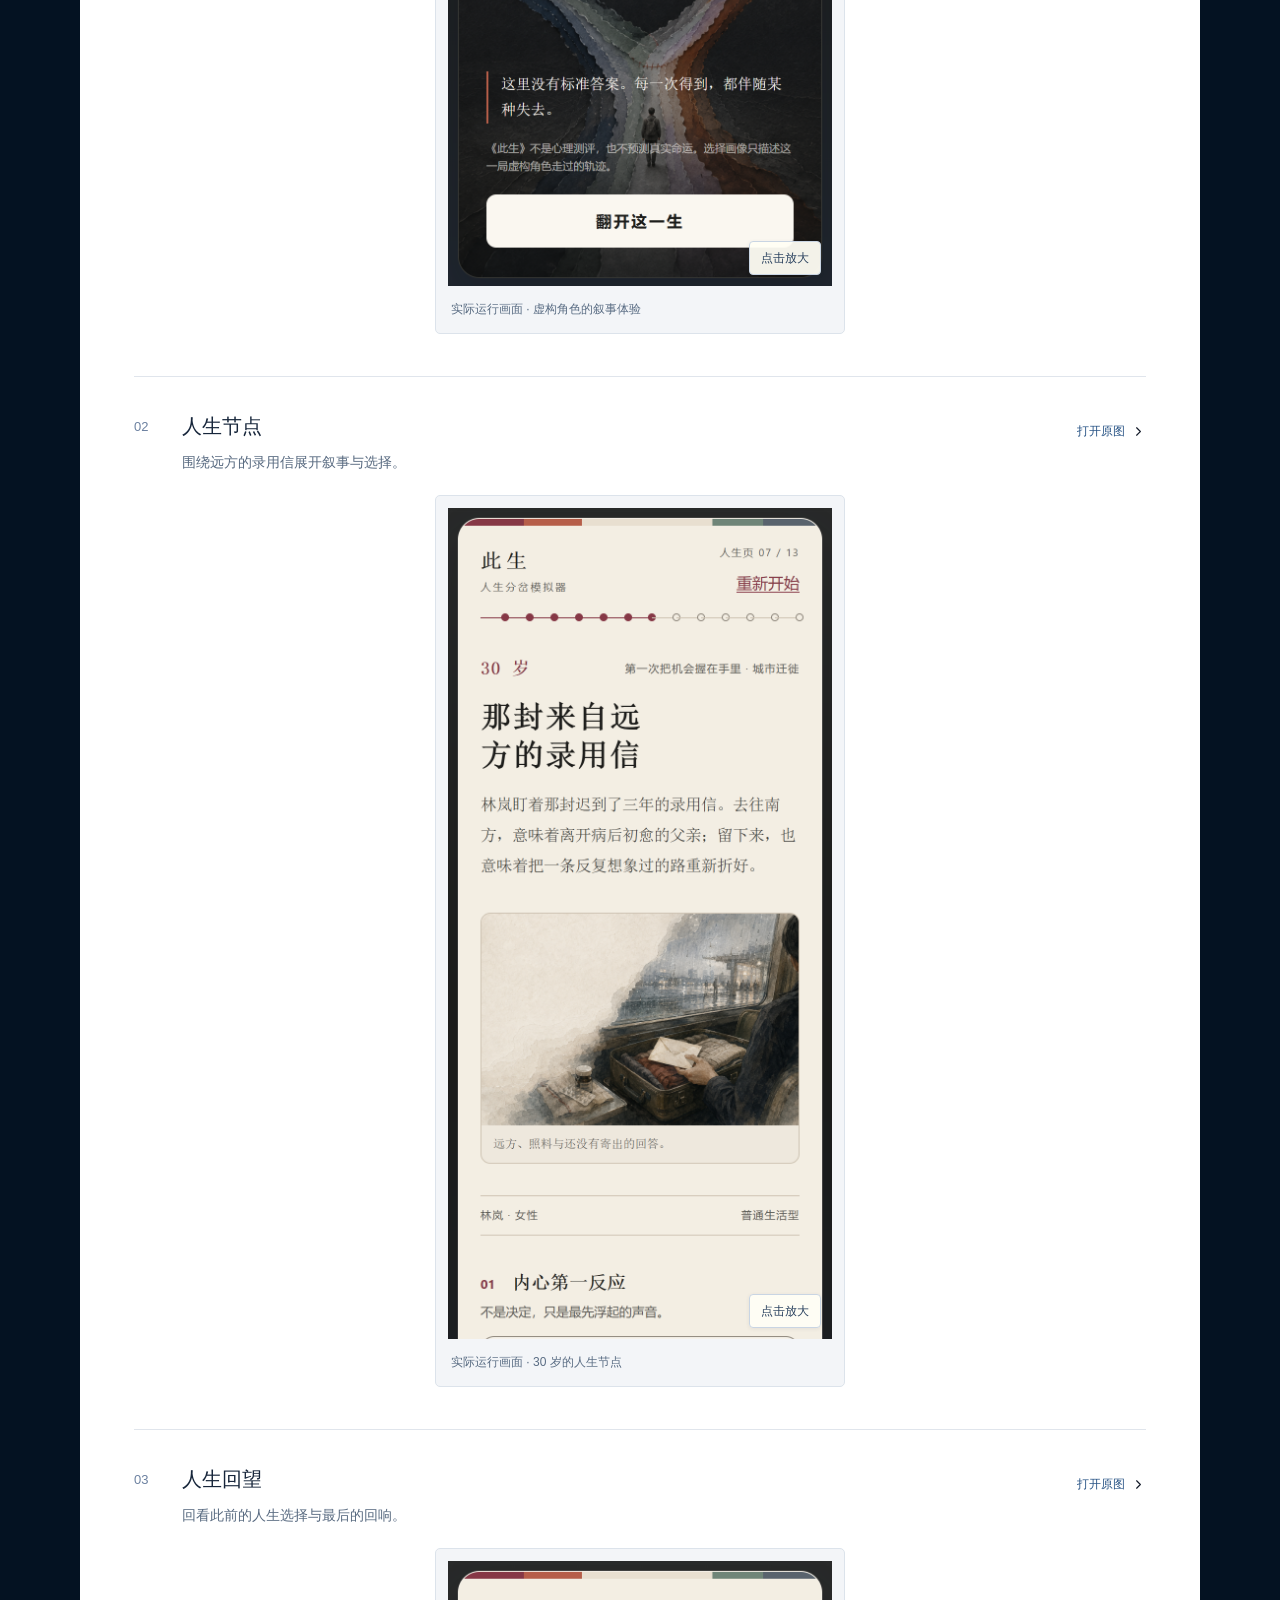
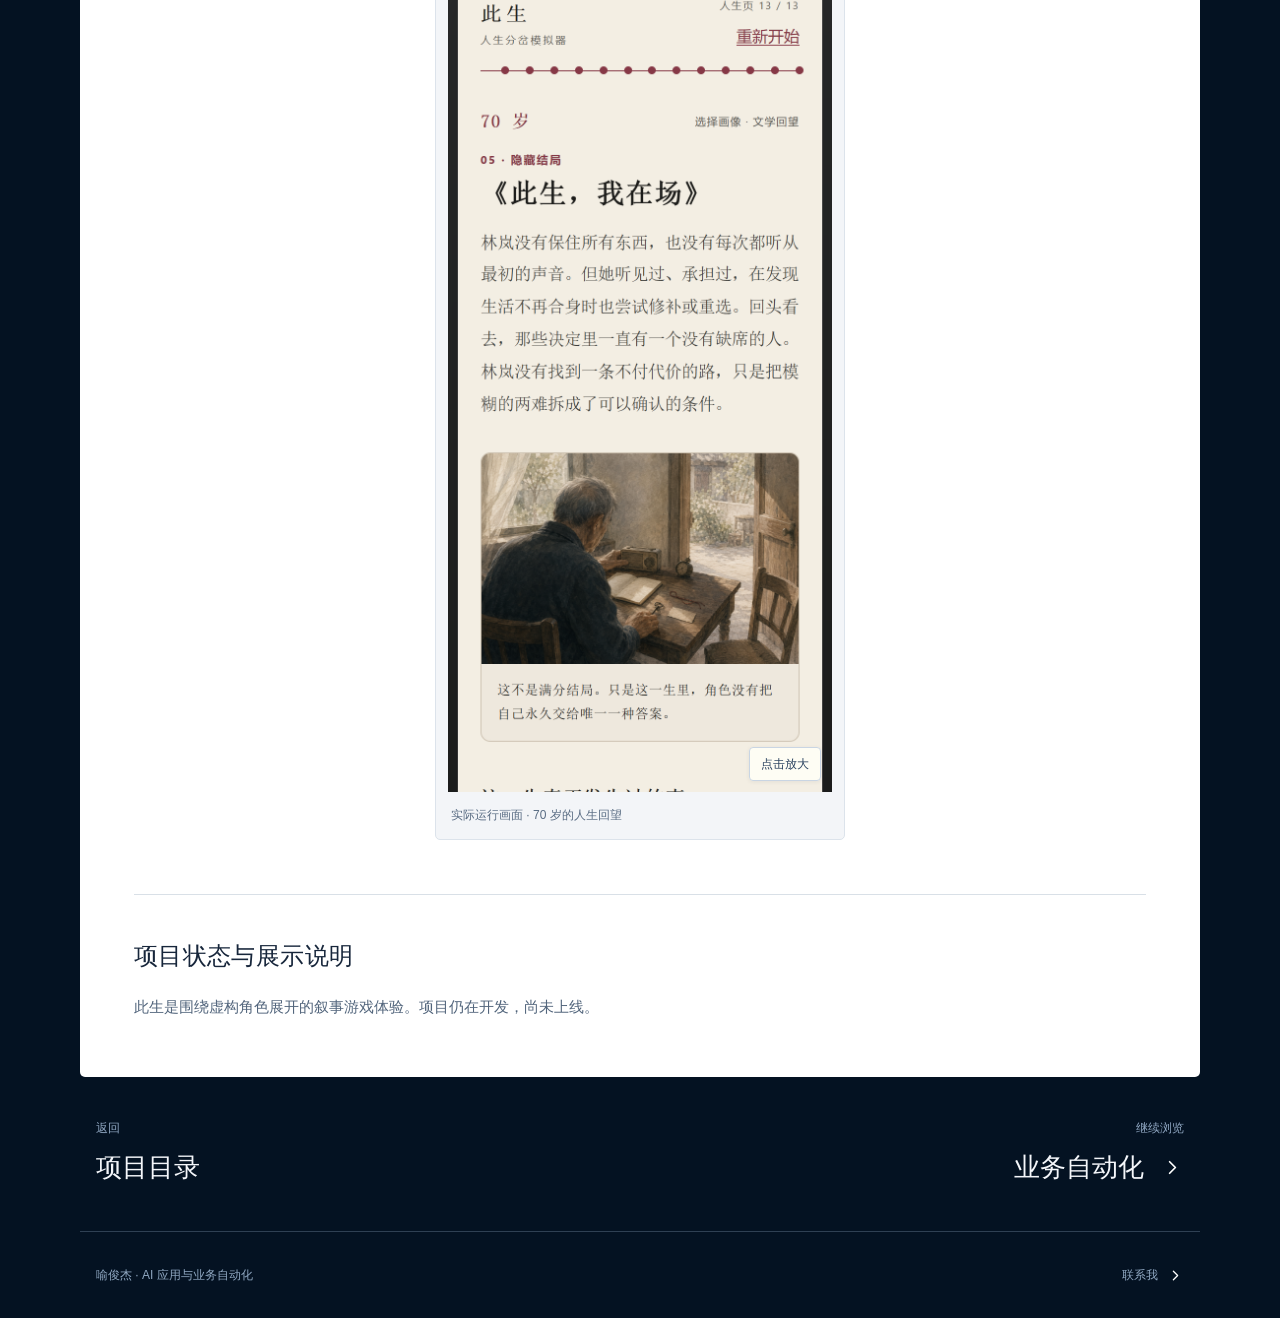
<file: cisheng.html>
<!doctype html>
<html lang="zh-CN"><head><meta charset="UTF-8" /><meta name="viewport" content="width=device-width, initial-scale=1.0" /><meta name="description" content="喻俊杰的此生项目案例：在人生节点中选择，直到回望这一生。" /><meta name="theme-color" content="#041222" /><title>此生 · 喻俊杰作品集</title><link rel="icon" type="image/svg+xml" href="assets/favicon.svg" /><link rel="stylesheet" href="style.css" /><link rel="stylesheet" href="review.css" /><script src="review.js" defer></script></head>
<body class="detail-page"><a class="skip-link" href="#overview">跳到项目内容</a><header class="detail-header"><div class="shell detail-header-inner"><a class="brand" href="index.html" aria-label="回到喻俊杰作品集首页">YJJ</a><a class="detail-back" href="index.html#directory">返回项目目录<img class="icon" src="assets/icon-chevron-right.svg" width="24" height="24" alt="" /></a></div></header><main><section class="detail-hero shell"><p class="detail-breadcrumb"><a href="index.html">作品集</a><span>/</span>叙事游戏探索</p><div class="detail-hero-grid"><div><h1>此生</h1><p class="detail-headline">在选择之间，<br />读完另一种人生。</p><p class="detail-lead">将人生节点、选择与后续回响连成叙事体验，从出生走到回望。</p></div><dl class="detail-metadata"><div><dt>项目方向</dt><dd>叙事游戏探索</dd></div><div><dt>当前状态</dt><dd>开发中 · 尚未上线</dd></div><div><dt>本页内容</dt><dd>3 张完整页面</dd></div></dl></div><nav class="detail-anchor-nav" aria-label="本页内容"><a href="#overview">项目概览</a><a href="#screens">完整界面</a><a href="#scope">项目状态</a></nav></section><div class="detail-reading shell"><section class="detail-section" id="overview" aria-labelledby="overview-title"><div class="detail-section-heading"><h2 id="overview-title">从问题到实践</h2></div><div class="case-facts"><section><h3>面对的问题</h3><p>如何把抽象的人生蓝图变成可体验的内容，让读者在具体处境中理解选择、行动与后续回响？</p></section><section><h3>我的工作</h3><p>围绕人生节点组织故事、选择与反馈，将从出生到回望的完整流程做成叙事游戏体验，并持续打磨页面与叙事表达。</p></section><section><h3>现有结果</h3><p>现有流程可从出生走到人生回望。下面是实际运行画面；项目仍在开发，尚未上线。</p></section></div></section><section class="detail-section" id="screens" aria-labelledby="screens-title"><div class="detail-section-heading"><h2 id="screens-title">完整界面</h2><p>按页面顺序浏览，点击任一图片可放大。画面保留原始比例。</p></div><div class="evidence-records"><article class="evidence-record evidence-phone" id="screen-1"><div class="evidence-heading"><span class="evidence-number">01</span><div><h3>故事入口</h3><p>从黑色书封进入一段人生故事。</p></div><a class="original-link" href="assets/cisheng-cover.png" target="_blank" rel="noopener">打开原图<img class="icon" src="assets/icon-chevron-right.svg" width="24" height="24" alt="" /></a></div><figure><button class="evidence-image" type="button" data-review-image="assets/cisheng-cover.png" data-review-title="故事入口" data-review-caption="实际运行画面 · 虚构角色的叙事体验" aria-label="放大查看故事入口"><img src="assets/cisheng-cover.png" alt="此生 · 故事入口完整页面" loading="lazy" decoding="async" /><span class="image-open-hint">点击放大</span></button><figcaption>实际运行画面 · 虚构角色的叙事体验</figcaption></figure></article><article class="evidence-record evidence-phone" id="screen-2"><div class="evidence-heading"><span class="evidence-number">02</span><div><h3>人生节点</h3><p>围绕远方的录用信展开叙事与选择。</p></div><a class="original-link" href="assets/cisheng-event.png" target="_blank" rel="noopener">打开原图<img class="icon" src="assets/icon-chevron-right.svg" width="24" height="24" alt="" /></a></div><figure><button class="evidence-image" type="button" data-review-image="assets/cisheng-event.png" data-review-title="人生节点" data-review-caption="实际运行画面 · 30 岁的人生节点" aria-label="放大查看人生节点"><img src="assets/cisheng-event.png" alt="此生 · 人生节点完整页面" loading="lazy" decoding="async" /><span class="image-open-hint">点击放大</span></button><figcaption>实际运行画面 · 30 岁的人生节点</figcaption></figure></article><article class="evidence-record evidence-phone" id="screen-3"><div class="evidence-heading"><span class="evidence-number">03</span><div><h3>人生回望</h3><p>回看此前的人生选择与最后的回响。</p></div><a class="original-link" href="assets/cisheng-ending.png" target="_blank" rel="noopener">打开原图<img class="icon" src="assets/icon-chevron-right.svg" width="24" height="24" alt="" /></a></div><figure><button class="evidence-image" type="button" data-review-image="assets/cisheng-ending.png" data-review-title="人生回望" data-review-caption="实际运行画面 · 70 岁的人生回望" aria-label="放大查看人生回望"><img src="assets/cisheng-ending.png" alt="此生 · 人生回望完整页面" loading="lazy" decoding="async" /><span class="image-open-hint">点击放大</span></button><figcaption>实际运行画面 · 70 岁的人生回望</figcaption></figure></article></div></section><section class="detail-section scope-section" id="scope"><h2>项目状态与展示说明</h2><p>此生是围绕虚构角色展开的叙事游戏体验。项目仍在开发，尚未上线。</p></section></div><nav class="detail-project-footer shell" aria-label="继续浏览项目"><a href="index.html#directory"><span>返回</span><strong>项目目录</strong></a><a href="workflow.html"><span>继续浏览</span><strong>业务自动化<img class="icon" src="assets/icon-chevron-right.svg" width="24" height="24" alt="" /></strong></a></nav></main><footer class="shell detail-footer"><span>喻俊杰 · AI 应用与业务自动化</span><a href="index.html#contact">联系我<img class="icon" src="assets/icon-chevron-right.svg" width="24" height="24" alt="" /></a></footer><dialog class="review-lightbox" id="review-lightbox" aria-labelledby="lightbox-title"><div class="lightbox-toolbar"><div><span id="lightbox-count"></span><h2 id="lightbox-title">查看完整界面</h2></div><div class="lightbox-actions"><button type="button" id="lightbox-previous" aria-label="上一张图片">上一张</button><button type="button" id="lightbox-next" aria-label="下一张图片">下一张</button><button type="button" id="lightbox-fit" aria-pressed="false">放大细节</button><button type="button" id="lightbox-close" aria-label="关闭图片查看器">关闭</button></div></div><div class="lightbox-stage" id="lightbox-stage"><img id="lightbox-image" alt="" /></div><p class="lightbox-caption" id="lightbox-caption"></p><p class="lightbox-help">点击“放大细节”后可滚动查看原图；手机也可用双指缩放页面。按 Esc 关闭，左右方向键切图。</p></dialog></body></html>
</file>
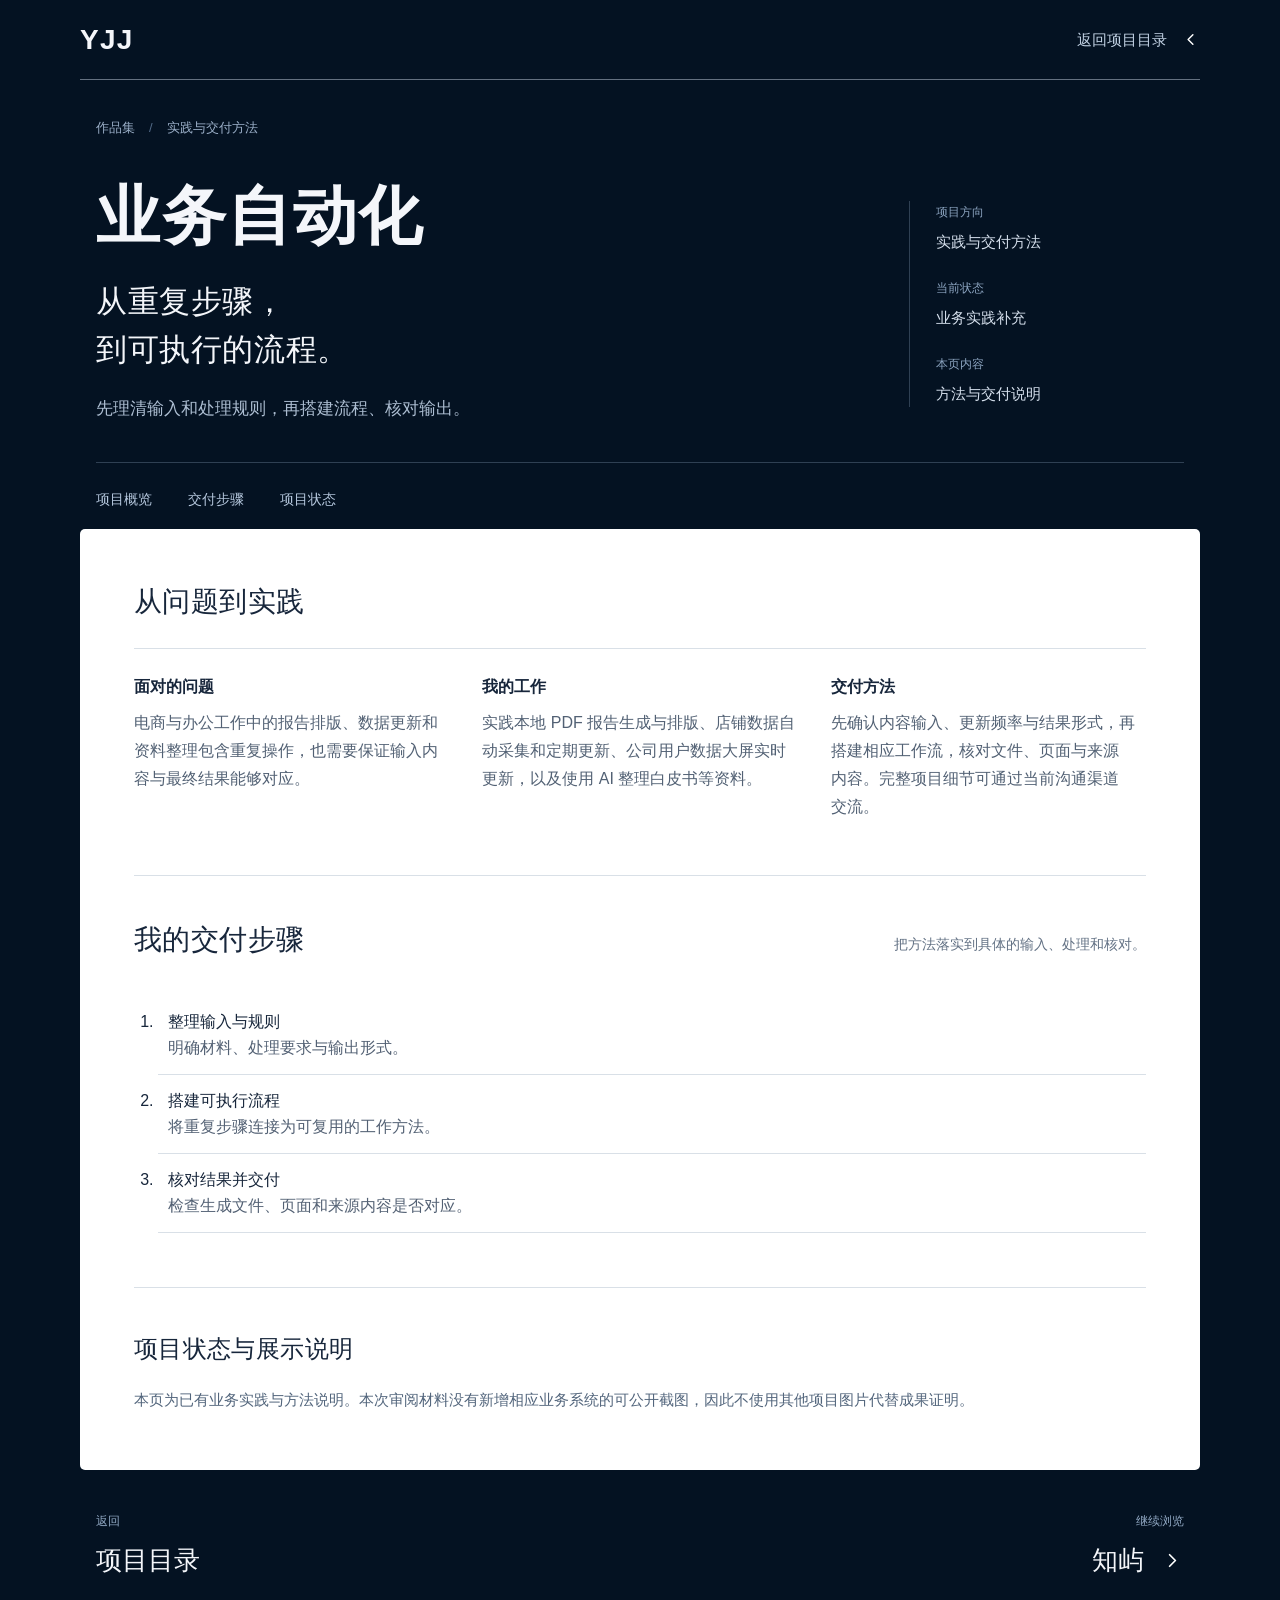
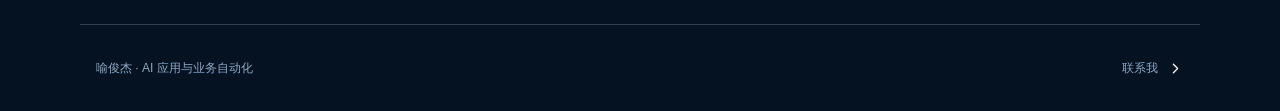
<file: workflow.html>
<!doctype html>
<html lang="zh-CN"><head><meta charset="UTF-8" /><meta name="viewport" content="width=device-width, initial-scale=1.0" /><meta name="description" content="喻俊杰的业务自动化项目案例：从报告、数据更新到资料整理，理清输入并核对输出。" /><meta name="theme-color" content="#041222" /><title>业务自动化 · 喻俊杰作品集</title><link rel="icon" type="image/svg+xml" href="assets/favicon.svg" /><link rel="stylesheet" href="style.css" /><link rel="stylesheet" href="review.css" /><script src="review.js" defer></script></head>
<body class="detail-page"><a class="skip-link" href="#overview">跳到项目内容</a><header class="detail-header"><div class="shell detail-header-inner"><a class="brand" href="index.html" aria-label="回到喻俊杰作品集首页">YJJ</a><a class="detail-back" href="index.html#directory">返回项目目录<img class="icon" src="assets/icon-chevron-right.svg" width="24" height="24" alt="" /></a></div></header><main><section class="detail-hero shell"><p class="detail-breadcrumb"><a href="index.html">作品集</a><span>/</span>实践与交付方法</p><div class="detail-hero-grid"><div><h1>业务自动化</h1><p class="detail-headline">从重复步骤，<br />到可执行的流程。</p><p class="detail-lead">先理清输入和处理规则，再搭建流程、核对输出。</p></div><dl class="detail-metadata"><div><dt>项目方向</dt><dd>实践与交付方法</dd></div><div><dt>当前状态</dt><dd>业务实践补充</dd></div><div><dt>本页内容</dt><dd>方法与交付说明</dd></div></dl></div><nav class="detail-anchor-nav" aria-label="本页内容"><a href="#overview">项目概览</a><a href="#screens">交付步骤</a><a href="#scope">项目状态</a></nav></section><div class="detail-reading shell"><section class="detail-section" id="overview" aria-labelledby="overview-title"><div class="detail-section-heading"><h2 id="overview-title">从问题到实践</h2></div><div class="case-facts"><section><h3>面对的问题</h3><p>电商与办公工作中的报告排版、数据更新和资料整理包含重复操作，也需要保证输入内容与最终结果能够对应。</p></section><section><h3>我的工作</h3><p>实践本地 PDF 报告生成与排版、店铺数据自动采集和定期更新、公司用户数据大屏实时更新，以及使用 AI 整理白皮书等资料。</p></section><section><h3>交付方法</h3><p>先确认内容输入、更新频率与结果形式，再搭建相应工作流，核对文件、页面与来源内容。完整项目细节可通过当前沟通渠道交流。</p></section></div></section><section class="detail-section" id="screens"><div class="detail-section-heading"><h2>我的交付步骤</h2><p>把方法落实到具体的输入、处理和核对。</p></div><ol class="workflow-steps"><li><strong>整理输入与规则</strong><span>明确材料、处理要求与输出形式。</span></li><li><strong>搭建可执行流程</strong><span>将重复步骤连接为可复用的工作方法。</span></li><li><strong>核对结果并交付</strong><span>检查生成文件、页面和来源内容是否对应。</span></li></ol></section><section class="detail-section scope-section" id="scope"><h2>项目状态与展示说明</h2><p>本页为已有业务实践与方法说明。本次审阅材料没有新增相应业务系统的可公开截图，因此不使用其他项目图片代替成果证明。</p></section></div><nav class="detail-project-footer shell" aria-label="继续浏览项目"><a href="index.html#directory"><span>返回</span><strong>项目目录</strong></a><a href="zhiyu.html"><span>继续浏览</span><strong>知屿<img class="icon" src="assets/icon-chevron-right.svg" width="24" height="24" alt="" /></strong></a></nav></main><footer class="shell detail-footer"><span>喻俊杰 · AI 应用与业务自动化</span><a href="index.html#contact">联系我<img class="icon" src="assets/icon-chevron-right.svg" width="24" height="24" alt="" /></a></footer><dialog class="review-lightbox" id="review-lightbox" aria-labelledby="lightbox-title"><div class="lightbox-toolbar"><div><span id="lightbox-count"></span><h2 id="lightbox-title">查看完整界面</h2></div><div class="lightbox-actions"><button type="button" id="lightbox-previous" aria-label="上一张图片">上一张</button><button type="button" id="lightbox-next" aria-label="下一张图片">下一张</button><button type="button" id="lightbox-fit" aria-pressed="false">放大细节</button><button type="button" id="lightbox-close" aria-label="关闭图片查看器">关闭</button></div></div><div class="lightbox-stage" id="lightbox-stage"><img id="lightbox-image" alt="" /></div><p class="lightbox-caption" id="lightbox-caption"></p><p class="lightbox-help">点击“放大细节”后可滚动查看原图；手机也可用双指缩放页面。按 Esc 关闭，左右方向键切图。</p></dialog></body></html>
</file>
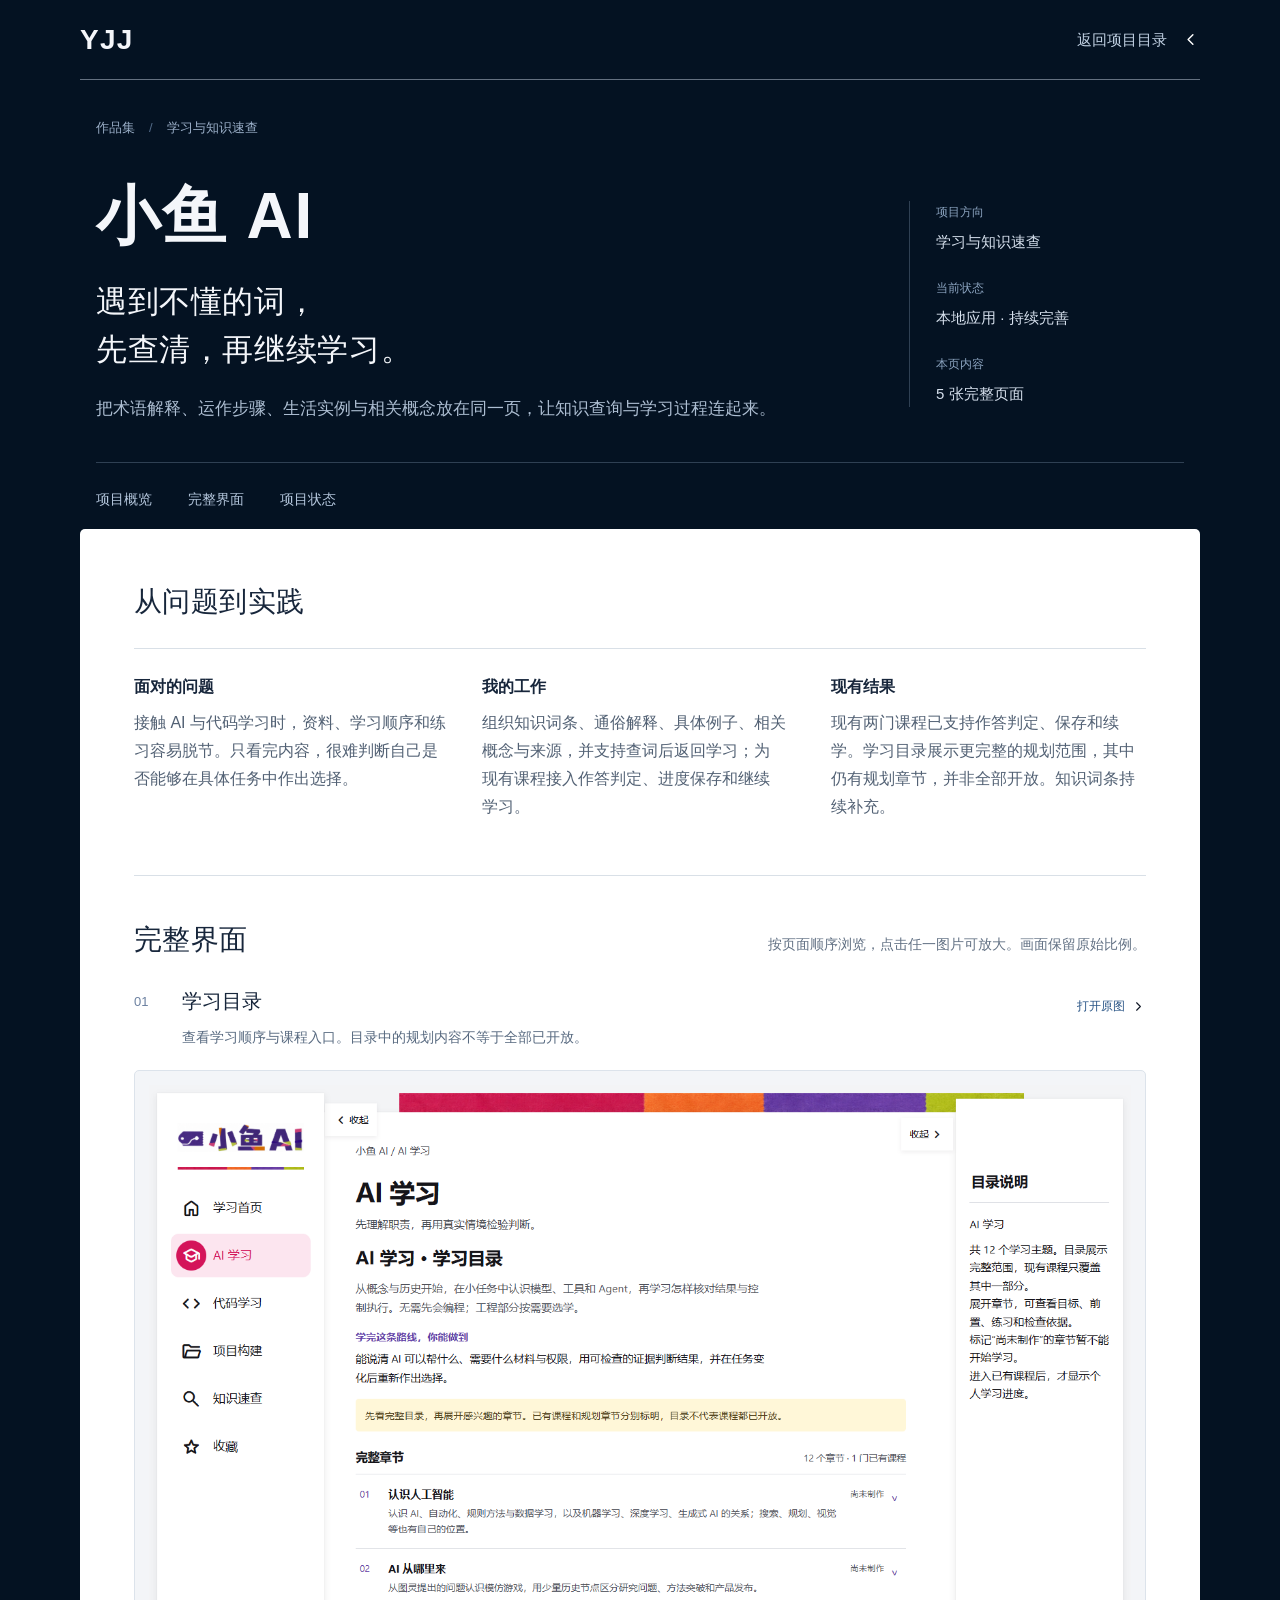
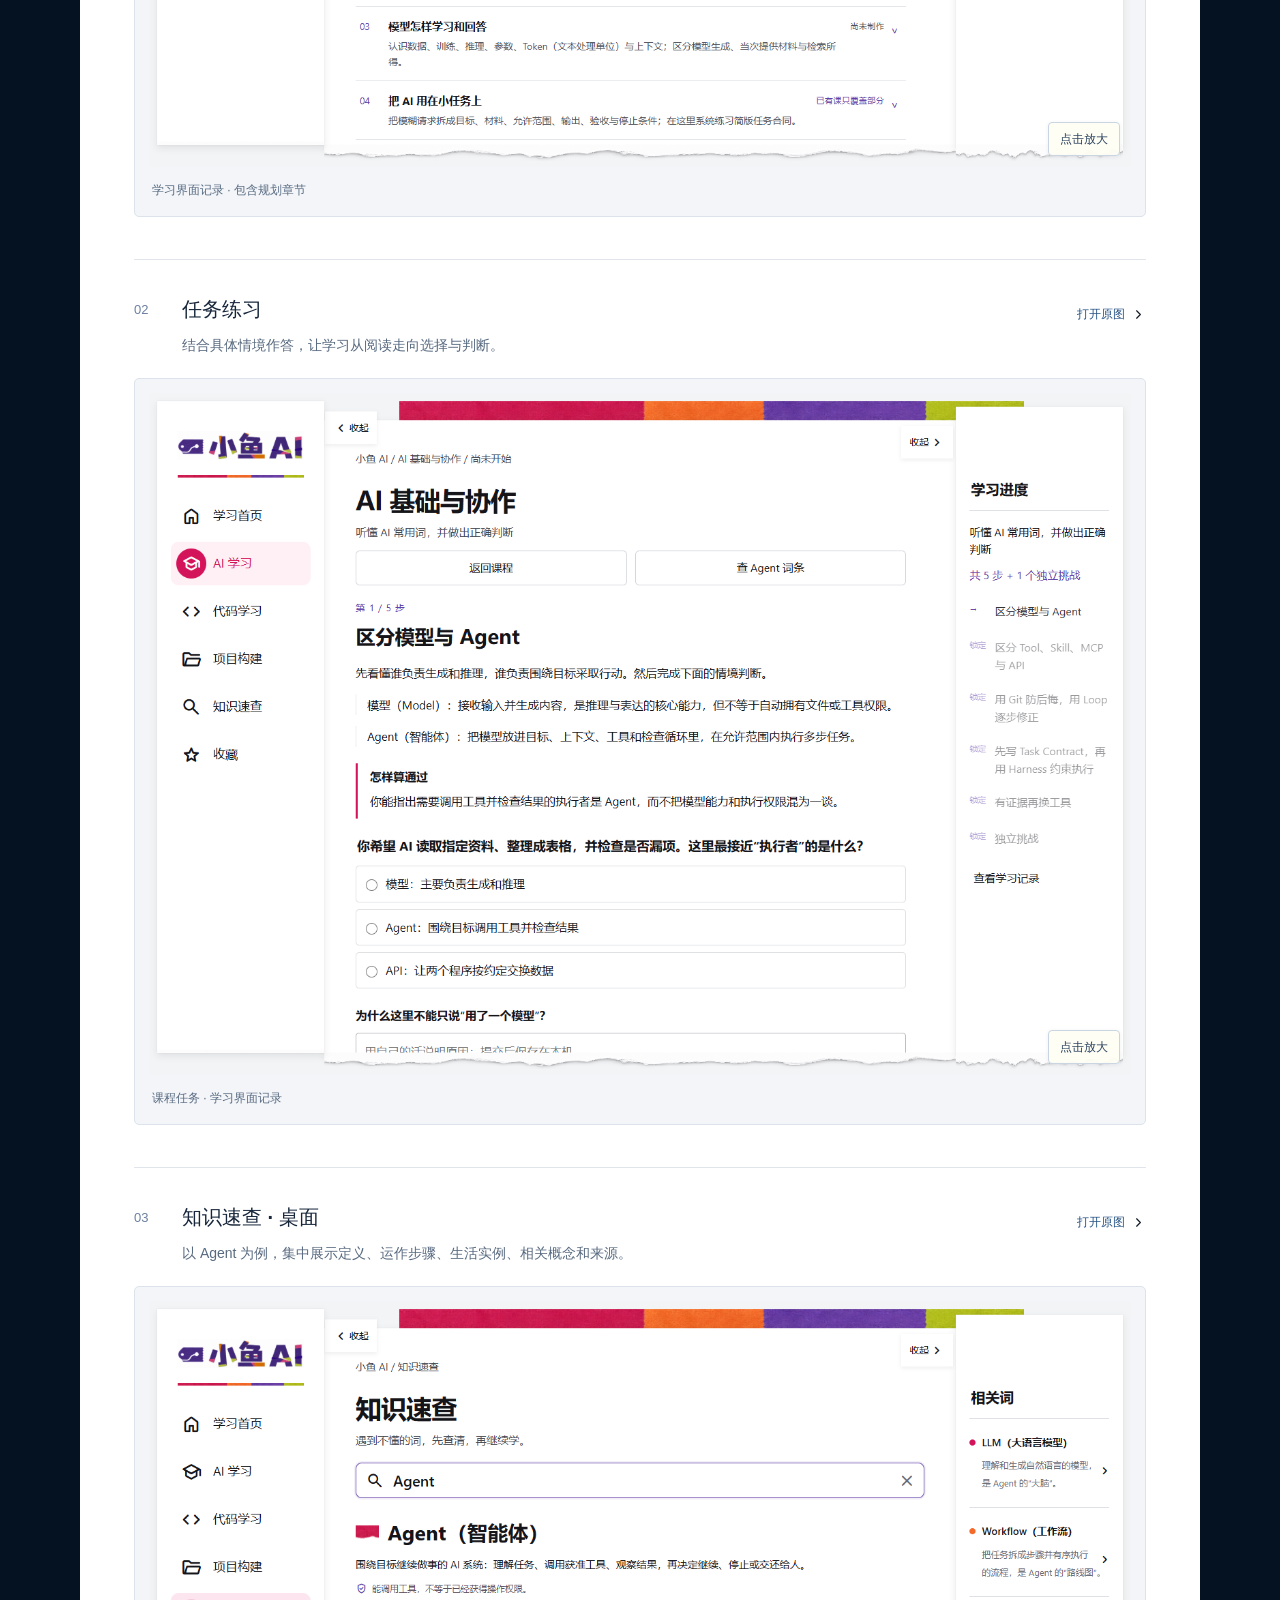
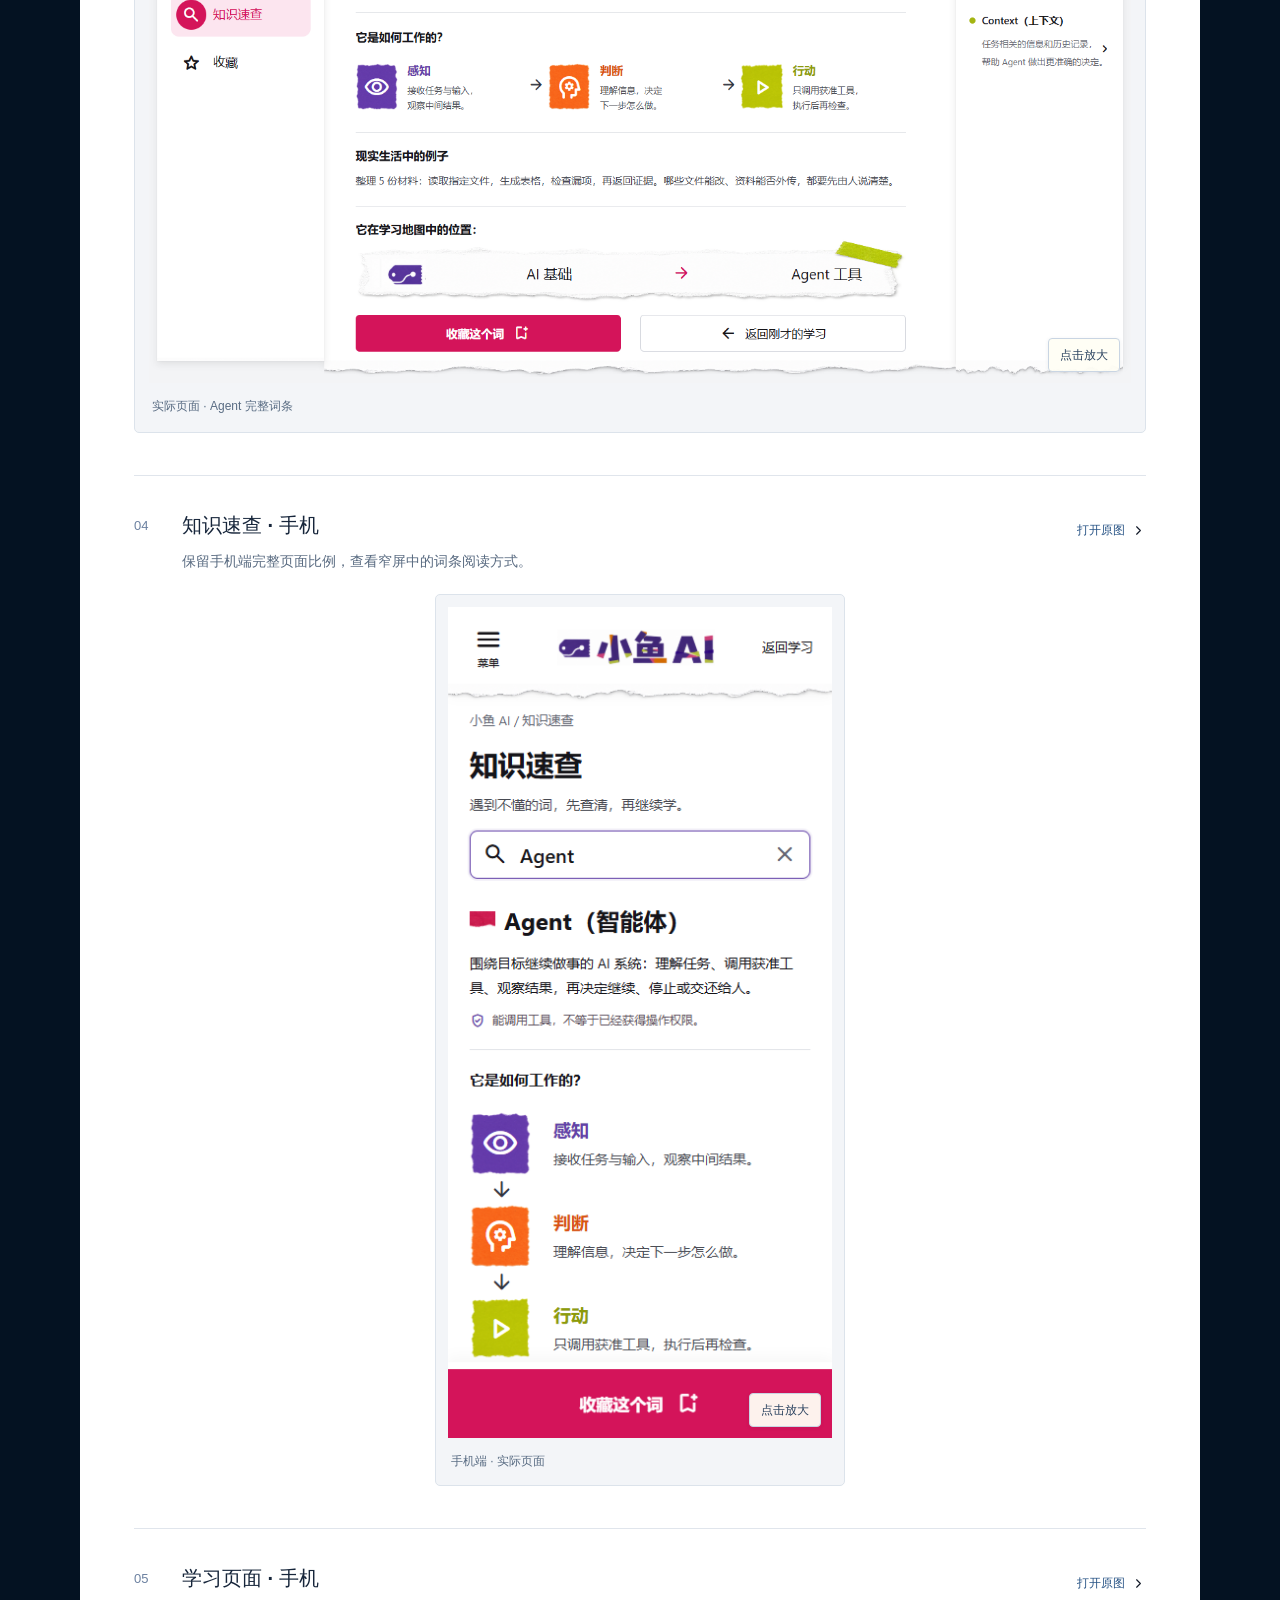
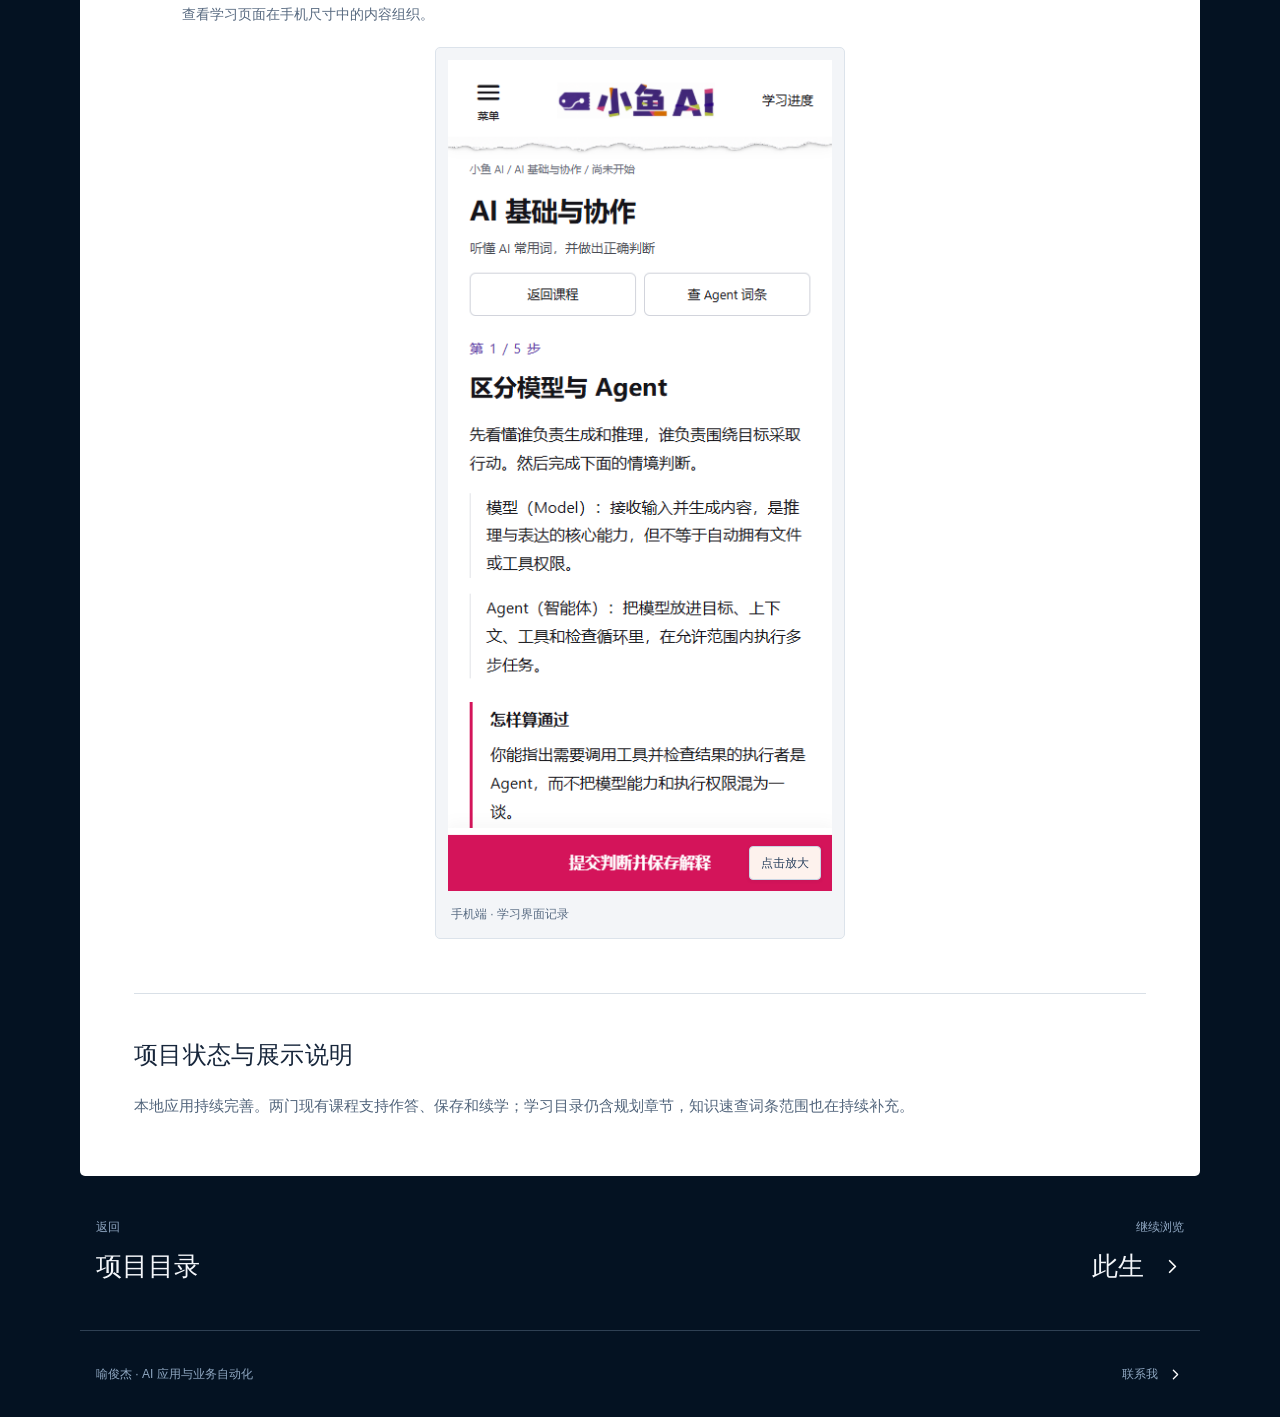
<file: xiaoyu.html>
<!doctype html>
<html lang="zh-CN"><head><meta charset="UTF-8" /><meta name="viewport" content="width=device-width, initial-scale=1.0" /><meta name="description" content="喻俊杰的小鱼 AI项目案例：从一个陌生词，走到解释、练习与继续学习。" /><meta name="theme-color" content="#041222" /><title>小鱼 AI · 喻俊杰作品集</title><link rel="icon" type="image/svg+xml" href="assets/favicon.svg" /><link rel="stylesheet" href="style.css" /><link rel="stylesheet" href="review.css" /><script src="review.js" defer></script></head>
<body class="detail-page"><a class="skip-link" href="#overview">跳到项目内容</a><header class="detail-header"><div class="shell detail-header-inner"><a class="brand" href="index.html" aria-label="回到喻俊杰作品集首页">YJJ</a><a class="detail-back" href="index.html#directory">返回项目目录<img class="icon" src="assets/icon-chevron-right.svg" width="24" height="24" alt="" /></a></div></header><main><section class="detail-hero shell"><p class="detail-breadcrumb"><a href="index.html">作品集</a><span>/</span>学习与知识速查</p><div class="detail-hero-grid"><div><h1>小鱼 AI</h1><p class="detail-headline">遇到不懂的词，<br />先查清，再继续学习。</p><p class="detail-lead">把术语解释、运作步骤、生活实例与相关概念放在同一页，让知识查询与学习过程连起来。</p></div><dl class="detail-metadata"><div><dt>项目方向</dt><dd>学习与知识速查</dd></div><div><dt>当前状态</dt><dd>本地应用 · 持续完善</dd></div><div><dt>本页内容</dt><dd>5 张完整页面</dd></div></dl></div><nav class="detail-anchor-nav" aria-label="本页内容"><a href="#overview">项目概览</a><a href="#screens">完整界面</a><a href="#scope">项目状态</a></nav></section><div class="detail-reading shell"><section class="detail-section" id="overview" aria-labelledby="overview-title"><div class="detail-section-heading"><h2 id="overview-title">从问题到实践</h2></div><div class="case-facts"><section><h3>面对的问题</h3><p>接触 AI 与代码学习时，资料、学习顺序和练习容易脱节。只看完内容，很难判断自己是否能够在具体任务中作出选择。</p></section><section><h3>我的工作</h3><p>组织知识词条、通俗解释、具体例子、相关概念与来源，并支持查词后返回学习；为现有课程接入作答判定、进度保存和继续学习。</p></section><section><h3>现有结果</h3><p>现有两门课程已支持作答判定、保存和续学。学习目录展示更完整的规划范围，其中仍有规划章节，并非全部开放。知识词条持续补充。</p></section></div></section><section class="detail-section" id="screens" aria-labelledby="screens-title"><div class="detail-section-heading"><h2 id="screens-title">完整界面</h2><p>按页面顺序浏览，点击任一图片可放大。画面保留原始比例。</p></div><div class="evidence-records"><article class="evidence-record evidence-desktop" id="screen-1"><div class="evidence-heading"><span class="evidence-number">01</span><div><h3>学习目录</h3><p>查看学习顺序与课程入口。目录中的规划内容不等于全部已开放。</p></div><a class="original-link" href="assets/xiaoyu-directory.png" target="_blank" rel="noopener">打开原图<img class="icon" src="assets/icon-chevron-right.svg" width="24" height="24" alt="" /></a></div><figure><button class="evidence-image" type="button" data-review-image="assets/xiaoyu-directory.png" data-review-title="学习目录" data-review-caption="学习界面记录 · 包含规划章节" aria-label="放大查看学习目录"><img src="assets/xiaoyu-directory.png" alt="小鱼 AI · 学习目录完整页面" loading="lazy" decoding="async" /><span class="image-open-hint">点击放大</span></button><figcaption>学习界面记录 · 包含规划章节</figcaption></figure></article><article class="evidence-record evidence-desktop" id="screen-2"><div class="evidence-heading"><span class="evidence-number">02</span><div><h3>任务练习</h3><p>结合具体情境作答，让学习从阅读走向选择与判断。</p></div><a class="original-link" href="assets/xiaoyu-task.png" target="_blank" rel="noopener">打开原图<img class="icon" src="assets/icon-chevron-right.svg" width="24" height="24" alt="" /></a></div><figure><button class="evidence-image" type="button" data-review-image="assets/xiaoyu-task.png" data-review-title="任务练习" data-review-caption="课程任务 · 学习界面记录" aria-label="放大查看任务练习"><img src="assets/xiaoyu-task.png" alt="小鱼 AI · 任务练习完整页面" loading="lazy" decoding="async" /><span class="image-open-hint">点击放大</span></button><figcaption>课程任务 · 学习界面记录</figcaption></figure></article><article class="evidence-record evidence-desktop" id="screen-3"><div class="evidence-heading"><span class="evidence-number">03</span><div><h3>知识速查 · 桌面</h3><p>以 Agent 为例，集中展示定义、运作步骤、生活实例、相关概念和来源。</p></div><a class="original-link" href="assets/xiaoyu-knowledge-desktop.png" target="_blank" rel="noopener">打开原图<img class="icon" src="assets/icon-chevron-right.svg" width="24" height="24" alt="" /></a></div><figure><button class="evidence-image" type="button" data-review-image="assets/xiaoyu-knowledge-desktop.png" data-review-title="知识速查 · 桌面" data-review-caption="实际页面 · Agent 完整词条" aria-label="放大查看知识速查 · 桌面"><img src="assets/xiaoyu-knowledge-desktop.png" alt="小鱼 AI · 知识速查 · 桌面完整页面" loading="lazy" decoding="async" /><span class="image-open-hint">点击放大</span></button><figcaption>实际页面 · Agent 完整词条</figcaption></figure></article><article class="evidence-record evidence-phone" id="screen-4"><div class="evidence-heading"><span class="evidence-number">04</span><div><h3>知识速查 · 手机</h3><p>保留手机端完整页面比例，查看窄屏中的词条阅读方式。</p></div><a class="original-link" href="assets/xiaoyu-knowledge-mobile.png" target="_blank" rel="noopener">打开原图<img class="icon" src="assets/icon-chevron-right.svg" width="24" height="24" alt="" /></a></div><figure><button class="evidence-image" type="button" data-review-image="assets/xiaoyu-knowledge-mobile.png" data-review-title="知识速查 · 手机" data-review-caption="手机端 · 实际页面" aria-label="放大查看知识速查 · 手机"><img src="assets/xiaoyu-knowledge-mobile.png" alt="小鱼 AI · 知识速查 · 手机完整页面" loading="lazy" decoding="async" /><span class="image-open-hint">点击放大</span></button><figcaption>手机端 · 实际页面</figcaption></figure></article><article class="evidence-record evidence-phone" id="screen-5"><div class="evidence-heading"><span class="evidence-number">05</span><div><h3>学习页面 · 手机</h3><p>查看学习页面在手机尺寸中的内容组织。</p></div><a class="original-link" href="assets/xiaoyu-mobile.png" target="_blank" rel="noopener">打开原图<img class="icon" src="assets/icon-chevron-right.svg" width="24" height="24" alt="" /></a></div><figure><button class="evidence-image" type="button" data-review-image="assets/xiaoyu-mobile.png" data-review-title="学习页面 · 手机" data-review-caption="手机端 · 学习界面记录" aria-label="放大查看学习页面 · 手机"><img src="assets/xiaoyu-mobile.png" alt="小鱼 AI · 学习页面 · 手机完整页面" loading="lazy" decoding="async" /><span class="image-open-hint">点击放大</span></button><figcaption>手机端 · 学习界面记录</figcaption></figure></article></div></section><section class="detail-section scope-section" id="scope"><h2>项目状态与展示说明</h2><p>本地应用持续完善。两门现有课程支持作答、保存和续学；学习目录仍含规划章节，知识速查词条范围也在持续补充。</p></section></div><nav class="detail-project-footer shell" aria-label="继续浏览项目"><a href="index.html#directory"><span>返回</span><strong>项目目录</strong></a><a href="cisheng.html"><span>继续浏览</span><strong>此生<img class="icon" src="assets/icon-chevron-right.svg" width="24" height="24" alt="" /></strong></a></nav></main><footer class="shell detail-footer"><span>喻俊杰 · AI 应用与业务自动化</span><a href="index.html#contact">联系我<img class="icon" src="assets/icon-chevron-right.svg" width="24" height="24" alt="" /></a></footer><dialog class="review-lightbox" id="review-lightbox" aria-labelledby="lightbox-title"><div class="lightbox-toolbar"><div><span id="lightbox-count"></span><h2 id="lightbox-title">查看完整界面</h2></div><div class="lightbox-actions"><button type="button" id="lightbox-previous" aria-label="上一张图片">上一张</button><button type="button" id="lightbox-next" aria-label="下一张图片">下一张</button><button type="button" id="lightbox-fit" aria-pressed="false">放大细节</button><button type="button" id="lightbox-close" aria-label="关闭图片查看器">关闭</button></div></div><div class="lightbox-stage" id="lightbox-stage"><img id="lightbox-image" alt="" /></div><p class="lightbox-caption" id="lightbox-caption"></p><p class="lightbox-help">点击“放大细节”后可滚动查看原图；手机也可用双指缩放页面。按 Esc 关闭，左右方向键切图。</p></dialog></body></html>
</file>
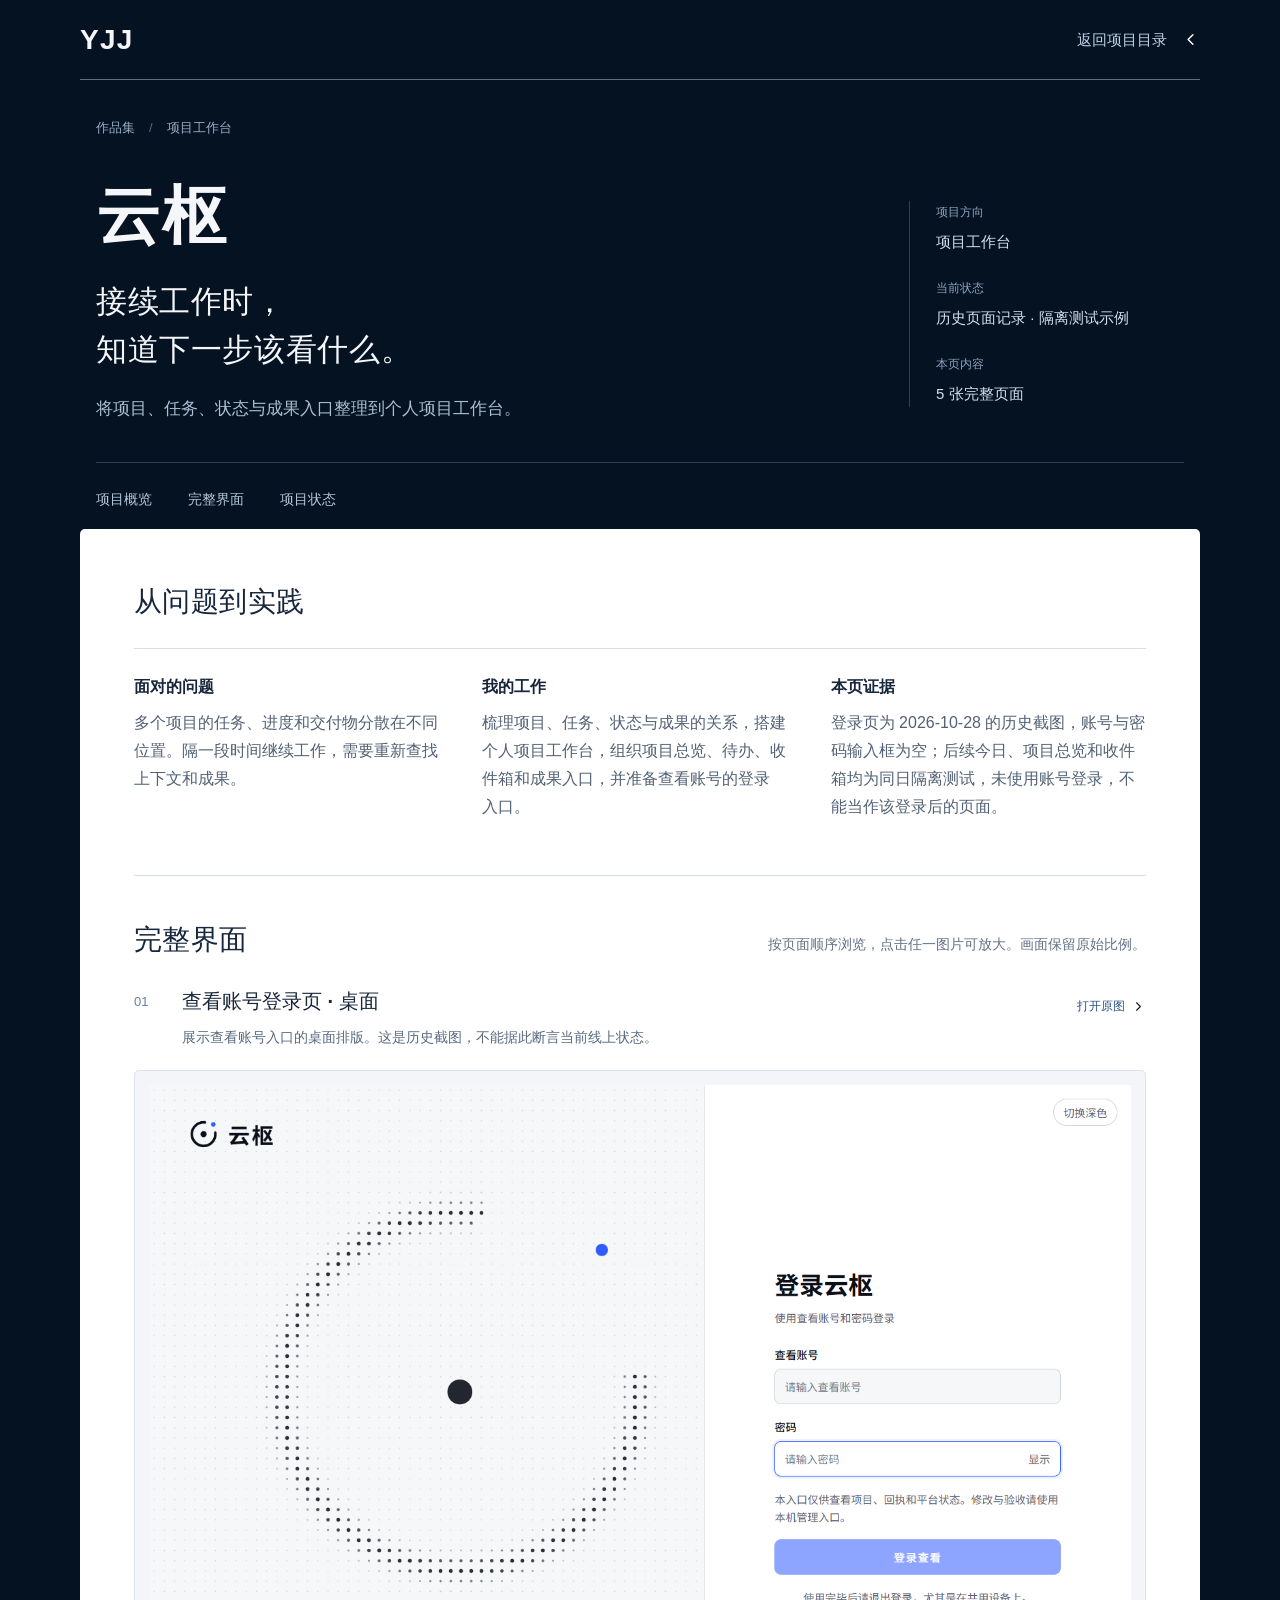
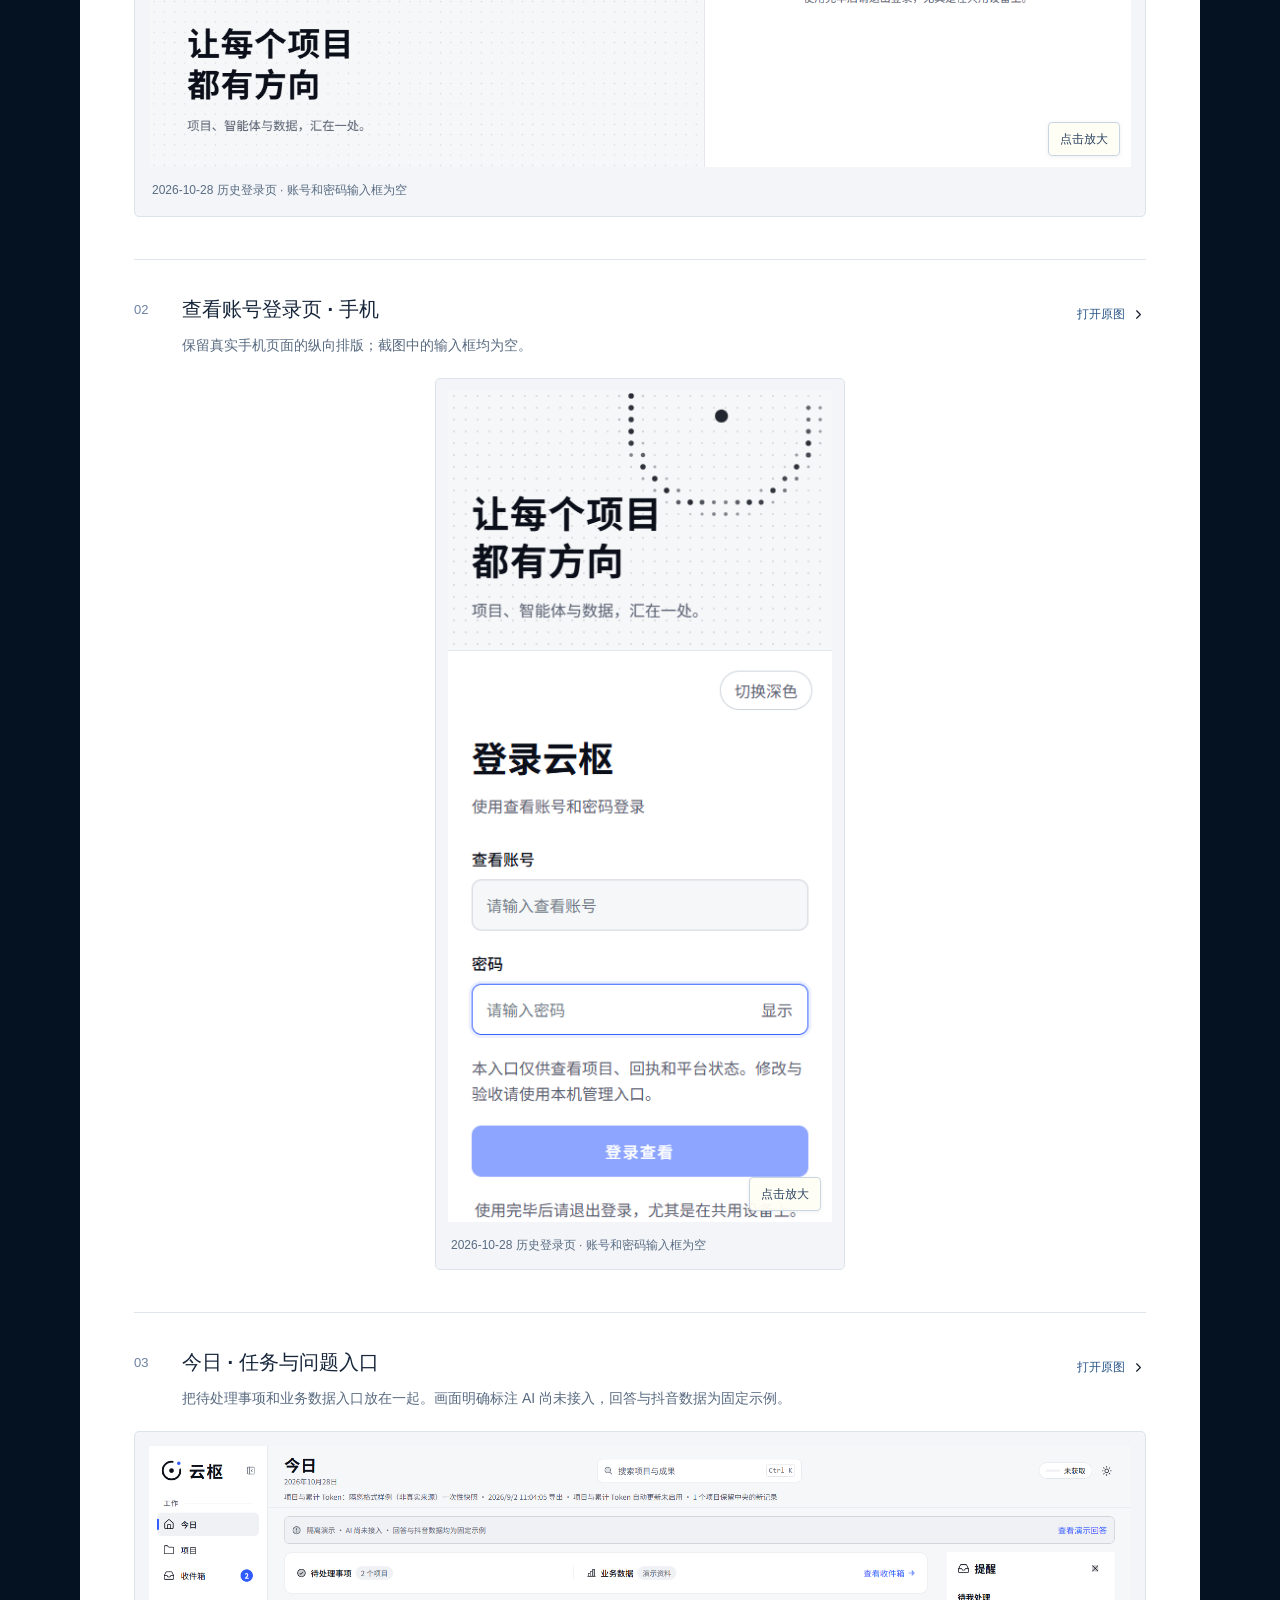
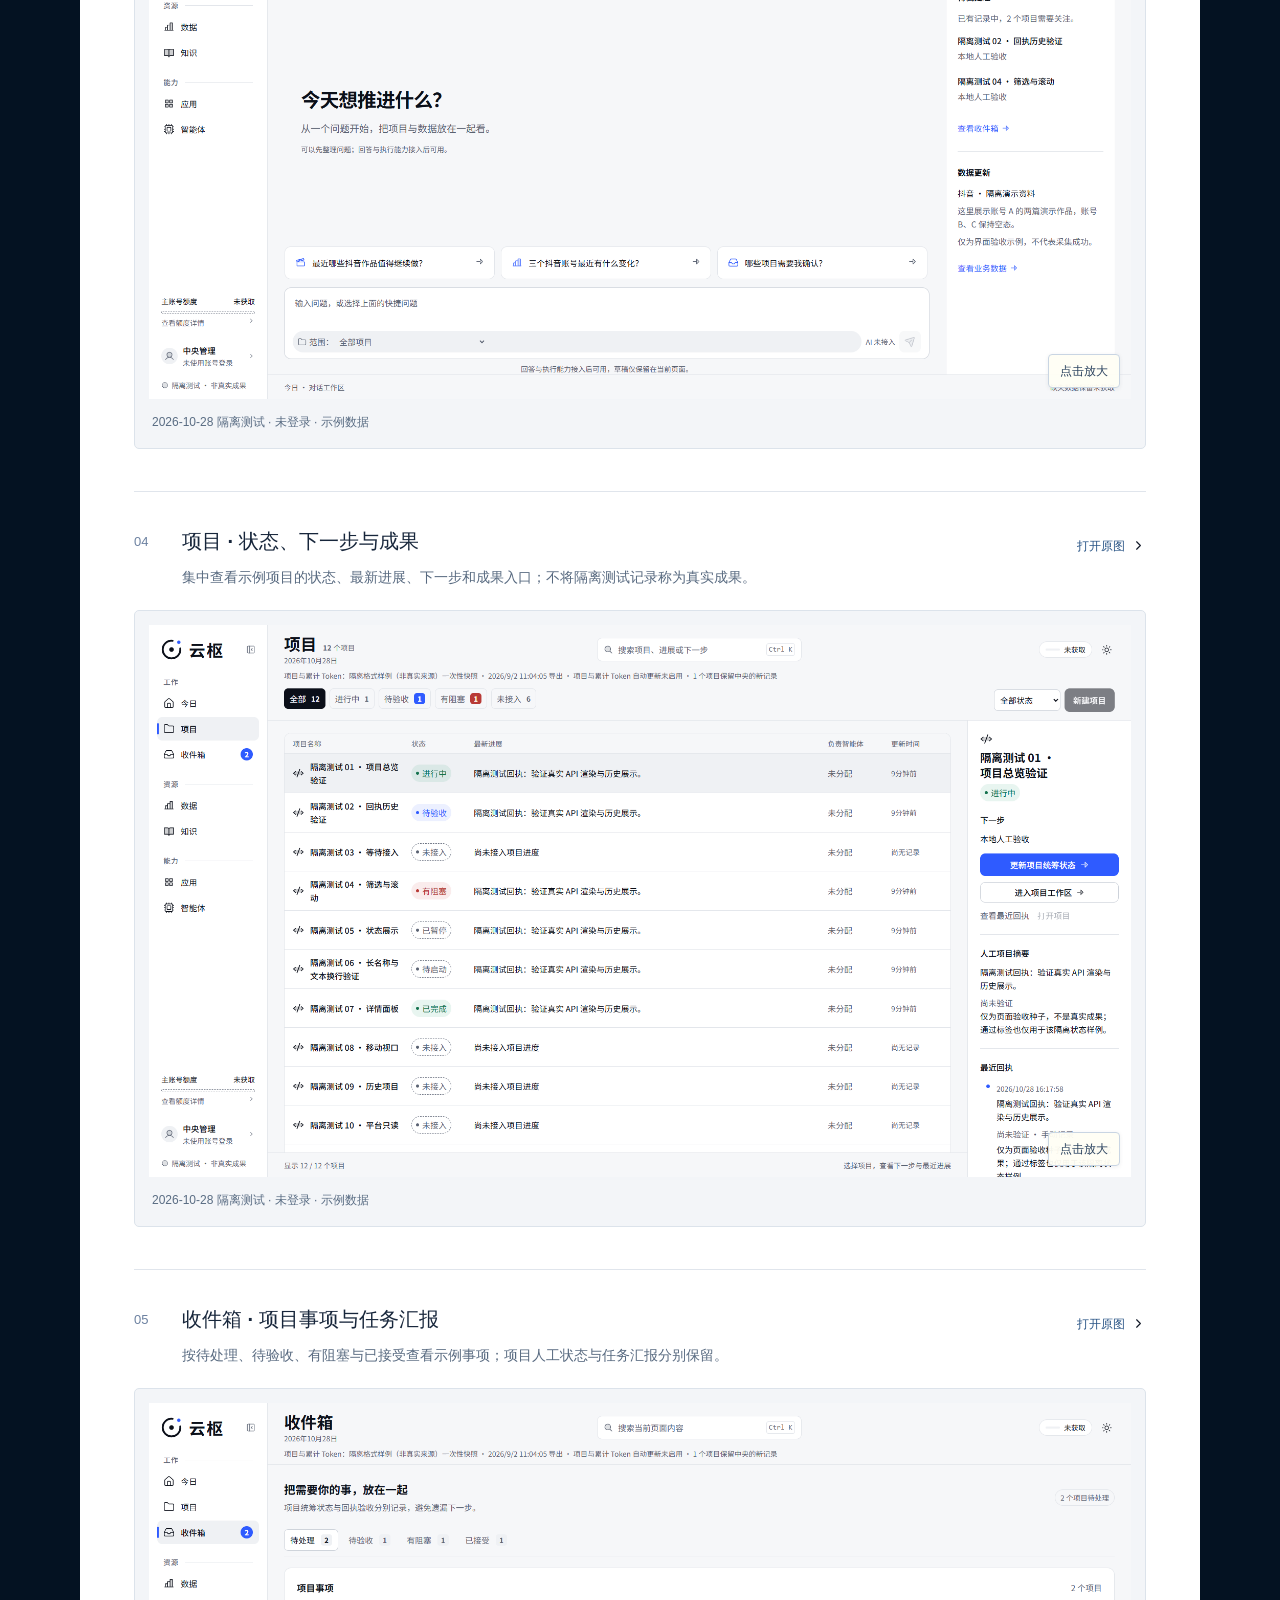
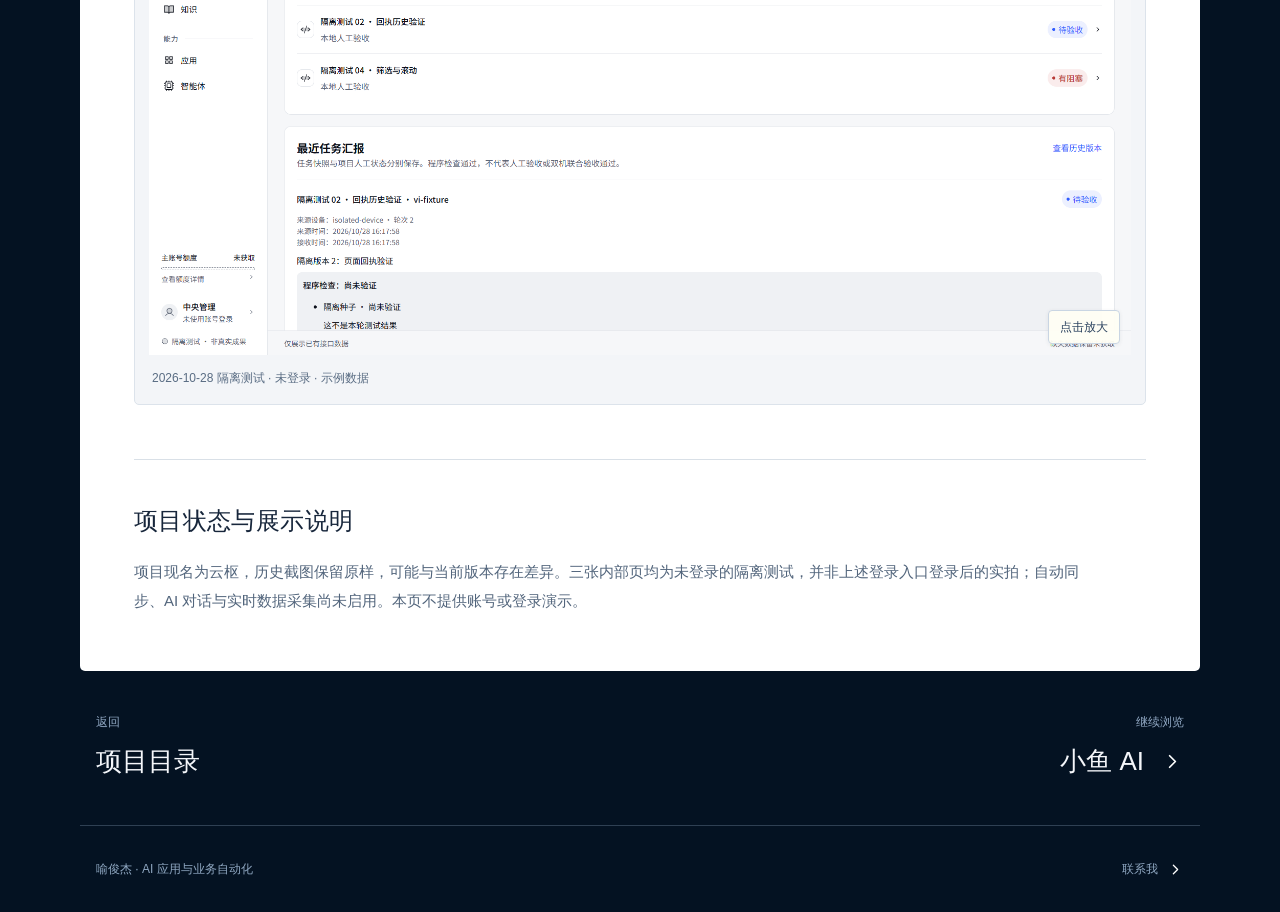
<file: yunshu.html>
<!doctype html>
<html lang="zh-CN"><head><meta charset="UTF-8" /><meta name="viewport" content="width=device-width, initial-scale=1.0" /><meta name="description" content="喻俊杰的云枢项目案例：把项目状态、待办与成果入口接在一起。" /><meta name="theme-color" content="#041222" /><title>云枢 · 喻俊杰作品集</title><link rel="icon" type="image/svg+xml" href="assets/favicon.svg" /><link rel="stylesheet" href="style.css" /><link rel="stylesheet" href="review.css" /><script src="review.js" defer></script></head>
<body class="detail-page"><a class="skip-link" href="#overview">跳到项目内容</a><header class="detail-header"><div class="shell detail-header-inner"><a class="brand" href="index.html" aria-label="回到喻俊杰作品集首页">YJJ</a><a class="detail-back" href="index.html#directory">返回项目目录<img class="icon" src="assets/icon-chevron-right.svg" width="24" height="24" alt="" /></a></div></header><main><section class="detail-hero shell"><p class="detail-breadcrumb"><a href="index.html">作品集</a><span>/</span>项目工作台</p><div class="detail-hero-grid"><div><h1>云枢</h1><p class="detail-headline">接续工作时，<br />知道下一步该看什么。</p><p class="detail-lead">将项目、任务、状态与成果入口整理到个人项目工作台。</p></div><dl class="detail-metadata"><div><dt>项目方向</dt><dd>项目工作台</dd></div><div><dt>当前状态</dt><dd>历史页面记录 · 隔离测试示例</dd></div><div><dt>本页内容</dt><dd>5 张完整页面</dd></div></dl></div><nav class="detail-anchor-nav" aria-label="本页内容"><a href="#overview">项目概览</a><a href="#screens">完整界面</a><a href="#scope">项目状态</a></nav></section><div class="detail-reading shell"><section class="detail-section" id="overview" aria-labelledby="overview-title"><div class="detail-section-heading"><h2 id="overview-title">从问题到实践</h2></div><div class="case-facts"><section><h3>面对的问题</h3><p>多个项目的任务、进度和交付物分散在不同位置。隔一段时间继续工作，需要重新查找上下文和成果。</p></section><section><h3>我的工作</h3><p>梳理项目、任务、状态与成果的关系，搭建个人项目工作台，组织项目总览、待办、收件箱和成果入口，并准备查看账号的登录入口。</p></section><section><h3>本页证据</h3><p>登录页为 2026-10-28 的历史截图，账号与密码输入框为空；后续今日、项目总览和收件箱均为同日隔离测试，未使用账号登录，不能当作该登录后的页面。</p></section></div></section><section class="detail-section" id="screens" aria-labelledby="screens-title"><div class="detail-section-heading"><h2 id="screens-title">完整界面</h2><p>按页面顺序浏览，点击任一图片可放大。画面保留原始比例。</p></div><div class="evidence-records"><article class="evidence-record evidence-desktop" id="screen-1"><div class="evidence-heading"><span class="evidence-number">01</span><div><h3>查看账号登录页 · 桌面</h3><p>展示查看账号入口的桌面排版。这是历史截图，不能据此断言当前线上状态。</p></div><a class="original-link" href="assets/deployed-public-login-desktop-empty.png" target="_blank" rel="noopener">打开原图<img class="icon" src="assets/icon-chevron-right.svg" width="24" height="24" alt="" /></a></div><figure><button class="evidence-image" type="button" data-review-image="assets/deployed-public-login-desktop-empty.png" data-review-title="查看账号登录页 · 桌面" data-review-caption="2026-10-28 历史登录页 · 账号和密码输入框为空" aria-label="放大查看查看账号登录页 · 桌面"><img src="assets/deployed-public-login-desktop-empty.png" alt="云枢 · 查看账号登录页 · 桌面完整页面" loading="lazy" decoding="async" /><span class="image-open-hint">点击放大</span></button><figcaption>2026-10-28 历史登录页 · 账号和密码输入框为空</figcaption></figure></article><article class="evidence-record evidence-phone" id="screen-2"><div class="evidence-heading"><span class="evidence-number">02</span><div><h3>查看账号登录页 · 手机</h3><p>保留真实手机页面的纵向排版；截图中的输入框均为空。</p></div><a class="original-link" href="assets/deployed-public-login-mobile-empty.png" target="_blank" rel="noopener">打开原图<img class="icon" src="assets/icon-chevron-right.svg" width="24" height="24" alt="" /></a></div><figure><button class="evidence-image" type="button" data-review-image="assets/deployed-public-login-mobile-empty.png" data-review-title="查看账号登录页 · 手机" data-review-caption="2026-10-28 历史登录页 · 账号和密码输入框为空" aria-label="放大查看查看账号登录页 · 手机"><img src="assets/deployed-public-login-mobile-empty.png" alt="云枢 · 查看账号登录页 · 手机完整页面" loading="lazy" decoding="async" /><span class="image-open-hint">点击放大</span></button><figcaption>2026-10-28 历史登录页 · 账号和密码输入框为空</figcaption></figure></article><article class="evidence-record evidence-desktop" id="screen-3"><div class="evidence-heading"><span class="evidence-number">03</span><div><h3>今日 · 任务与问题入口</h3><p>把待处理事项和业务数据入口放在一起。画面明确标注 AI 尚未接入，回答与抖音数据为固定示例。</p></div><a class="original-link" href="assets/today-desktop-light.png" target="_blank" rel="noopener">打开原图<img class="icon" src="assets/icon-chevron-right.svg" width="24" height="24" alt="" /></a></div><figure><button class="evidence-image" type="button" data-review-image="assets/today-desktop-light.png" data-review-title="今日 · 任务与问题入口" data-review-caption="2026-10-28 隔离测试 · 未登录 · 示例数据" aria-label="放大查看今日 · 任务与问题入口"><img src="assets/today-desktop-light.png" alt="云枢 · 今日 · 任务与问题入口完整页面" loading="lazy" decoding="async" /><span class="image-open-hint">点击放大</span></button><figcaption>2026-10-28 隔离测试 · 未登录 · 示例数据</figcaption></figure></article><article class="evidence-record evidence-desktop" id="screen-4"><div class="evidence-heading"><span class="evidence-number">04</span><div><h3>项目 · 状态、下一步与成果</h3><p>集中查看示例项目的状态、最新进展、下一步和成果入口；不将隔离测试记录称为真实成果。</p></div><a class="original-link" href="assets/yunshu-overview.png" target="_blank" rel="noopener">打开原图<img class="icon" src="assets/icon-chevron-right.svg" width="24" height="24" alt="" /></a></div><figure><button class="evidence-image" type="button" data-review-image="assets/yunshu-overview.png" data-review-title="项目 · 状态、下一步与成果" data-review-caption="2026-10-28 隔离测试 · 未登录 · 示例数据" aria-label="放大查看项目 · 状态、下一步与成果"><img src="assets/yunshu-overview.png" alt="云枢 · 项目 · 状态、下一步与成果完整页面" loading="lazy" decoding="async" /><span class="image-open-hint">点击放大</span></button><figcaption>2026-10-28 隔离测试 · 未登录 · 示例数据</figcaption></figure></article><article class="evidence-record evidence-desktop" id="screen-5"><div class="evidence-heading"><span class="evidence-number">05</span><div><h3>收件箱 · 项目事项与任务汇报</h3><p>按待处理、待验收、有阻塞与已接受查看示例事项；项目人工状态与任务汇报分别保留。</p></div><a class="original-link" href="assets/review-desktop-light.png" target="_blank" rel="noopener">打开原图<img class="icon" src="assets/icon-chevron-right.svg" width="24" height="24" alt="" /></a></div><figure><button class="evidence-image" type="button" data-review-image="assets/review-desktop-light.png" data-review-title="收件箱 · 项目事项与任务汇报" data-review-caption="2026-10-28 隔离测试 · 未登录 · 示例数据" aria-label="放大查看收件箱 · 项目事项与任务汇报"><img src="assets/review-desktop-light.png" alt="云枢 · 收件箱 · 项目事项与任务汇报完整页面" loading="lazy" decoding="async" /><span class="image-open-hint">点击放大</span></button><figcaption>2026-10-28 隔离测试 · 未登录 · 示例数据</figcaption></figure></article></div></section><section class="detail-section scope-section" id="scope"><h2>项目状态与展示说明</h2><p>项目现名为云枢，历史截图保留原样，可能与当前版本存在差异。三张内部页均为未登录的隔离测试，并非上述登录入口登录后的实拍；自动同步、AI 对话与实时数据采集尚未启用。本页不提供账号或登录演示。</p></section></div><nav class="detail-project-footer shell" aria-label="继续浏览项目"><a href="index.html#directory"><span>返回</span><strong>项目目录</strong></a><a href="xiaoyu.html"><span>继续浏览</span><strong>小鱼 AI<img class="icon" src="assets/icon-chevron-right.svg" width="24" height="24" alt="" /></strong></a></nav></main><footer class="shell detail-footer"><span>喻俊杰 · AI 应用与业务自动化</span><a href="index.html#contact">联系我<img class="icon" src="assets/icon-chevron-right.svg" width="24" height="24" alt="" /></a></footer><dialog class="review-lightbox" id="review-lightbox" aria-labelledby="lightbox-title"><div class="lightbox-toolbar"><div><span id="lightbox-count"></span><h2 id="lightbox-title">查看完整界面</h2></div><div class="lightbox-actions"><button type="button" id="lightbox-previous" aria-label="上一张图片">上一张</button><button type="button" id="lightbox-next" aria-label="下一张图片">下一张</button><button type="button" id="lightbox-fit" aria-pressed="false">放大细节</button><button type="button" id="lightbox-close" aria-label="关闭图片查看器">关闭</button></div></div><div class="lightbox-stage" id="lightbox-stage"><img id="lightbox-image" alt="" /></div><p class="lightbox-caption" id="lightbox-caption"></p><p class="lightbox-help">点击“放大细节”后可滚动查看原图；手机也可用双指缩放页面。按 Esc 关闭，左右方向键切图。</p></dialog></body></html>
</file>
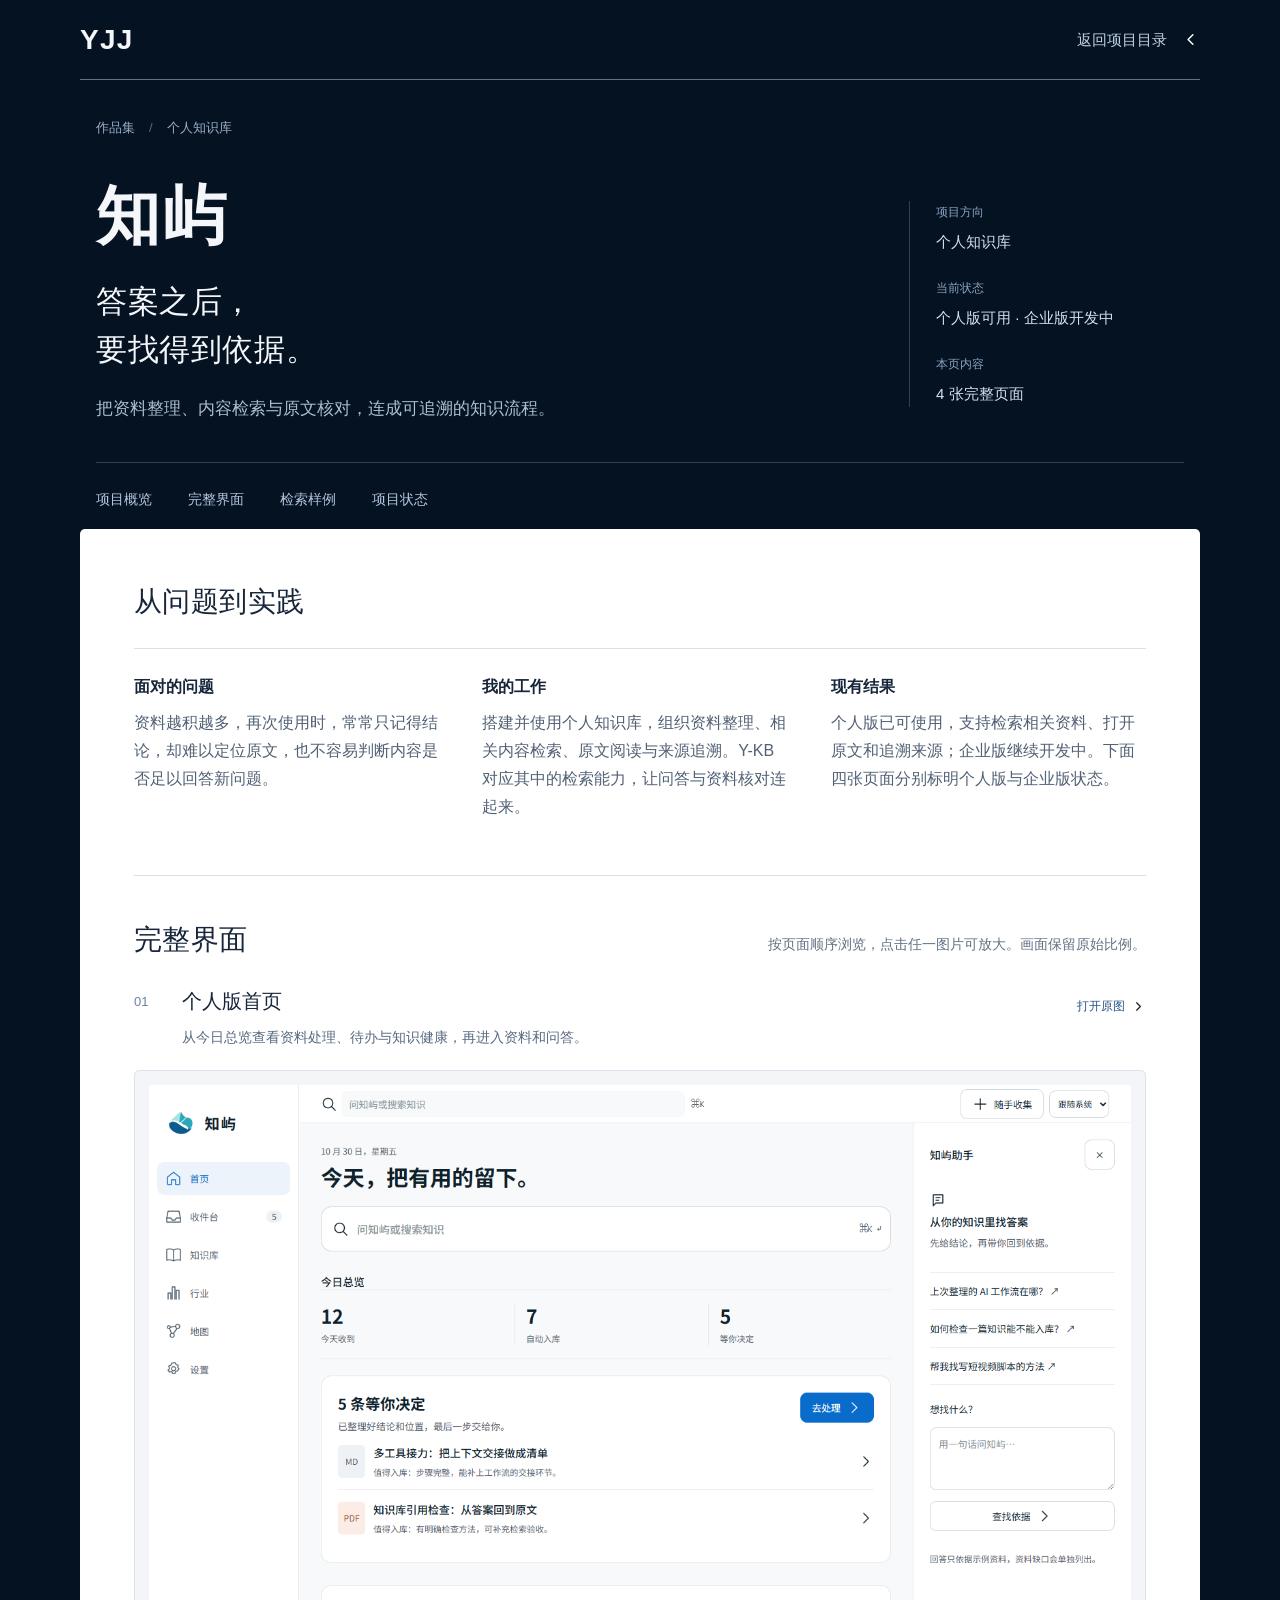
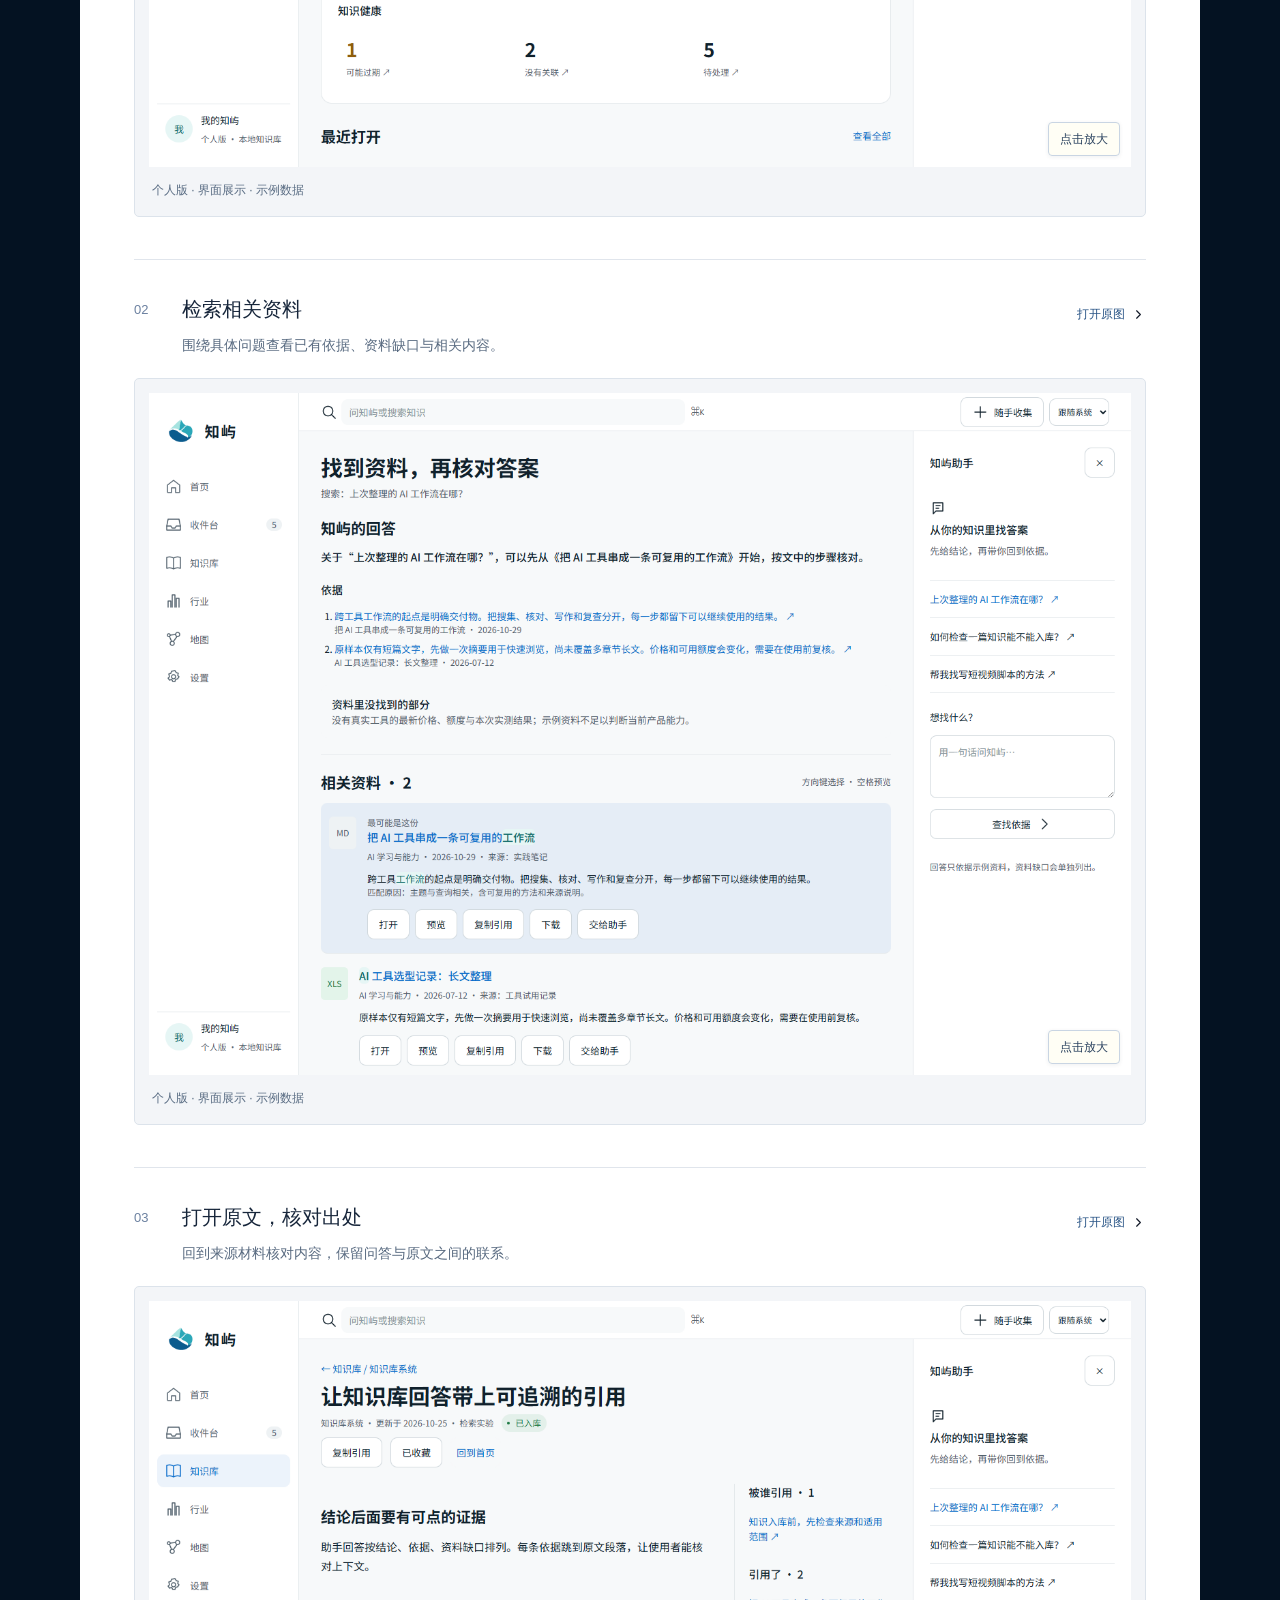
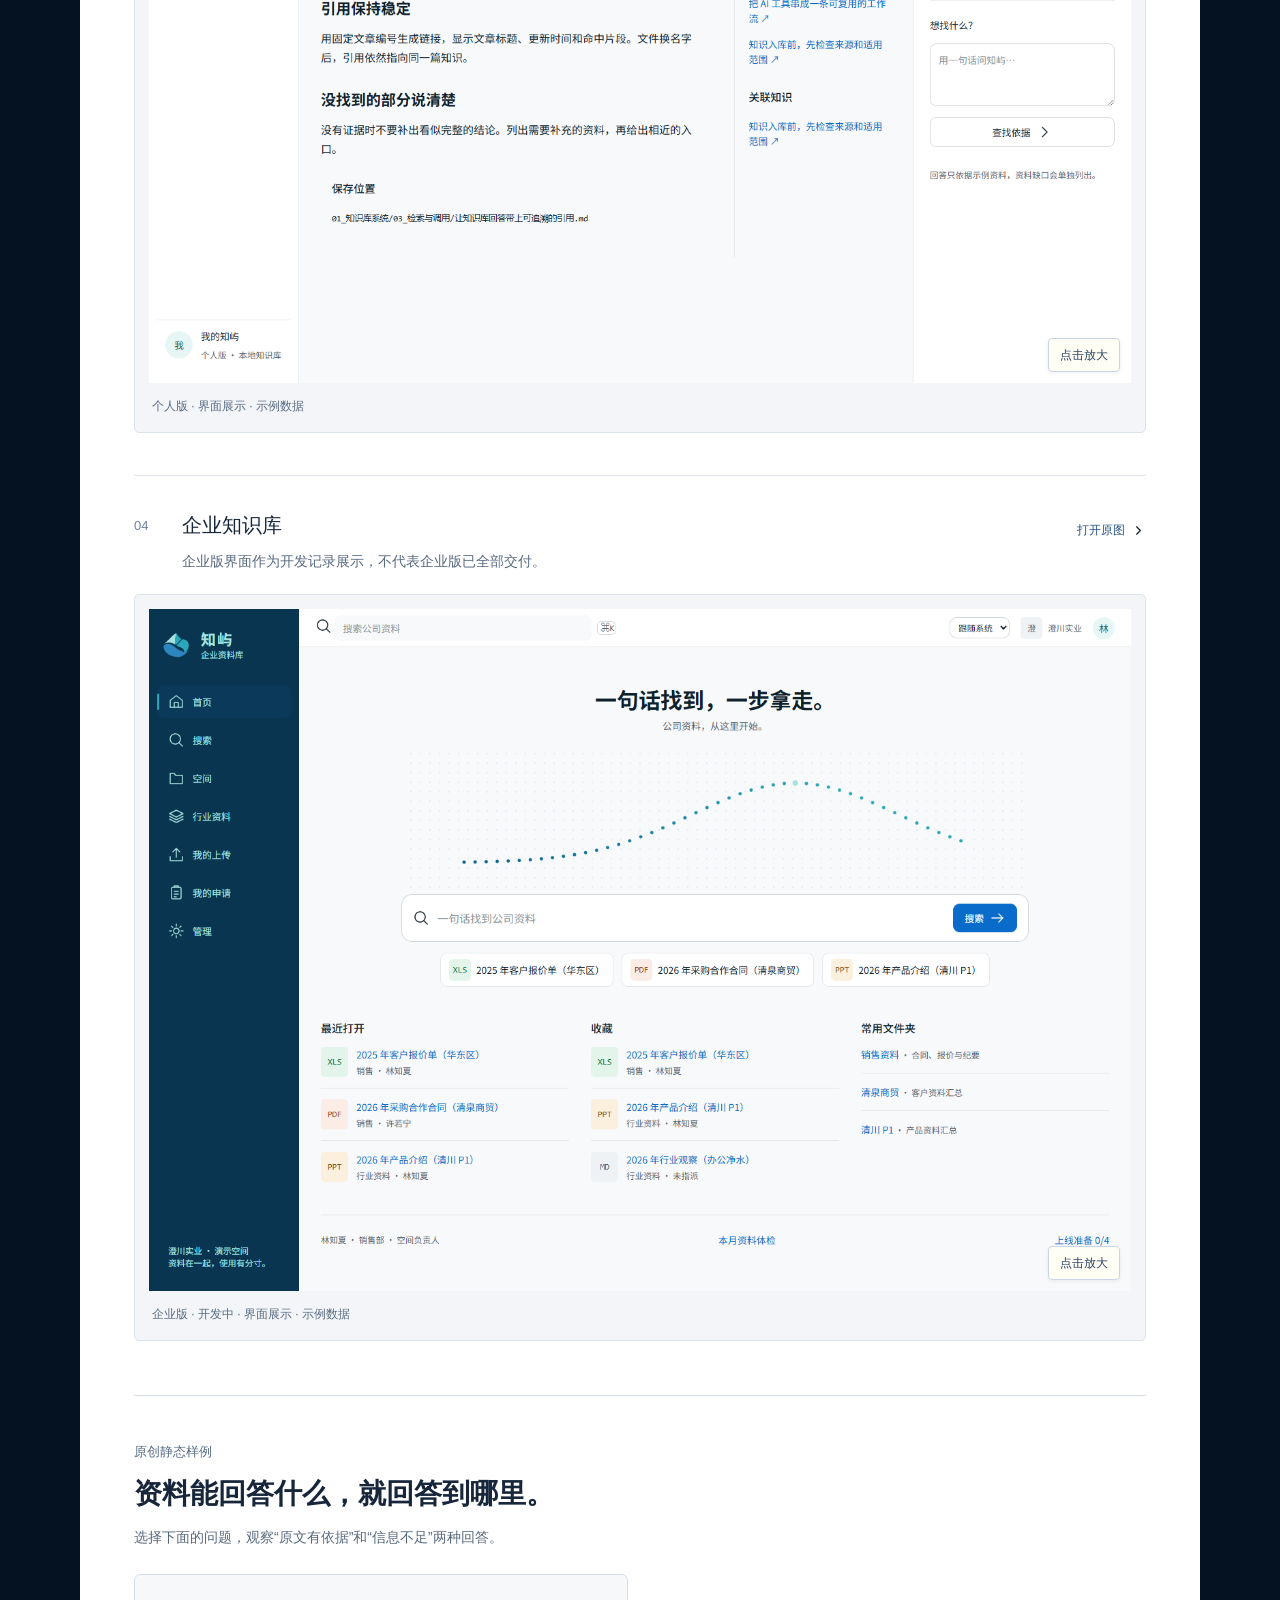
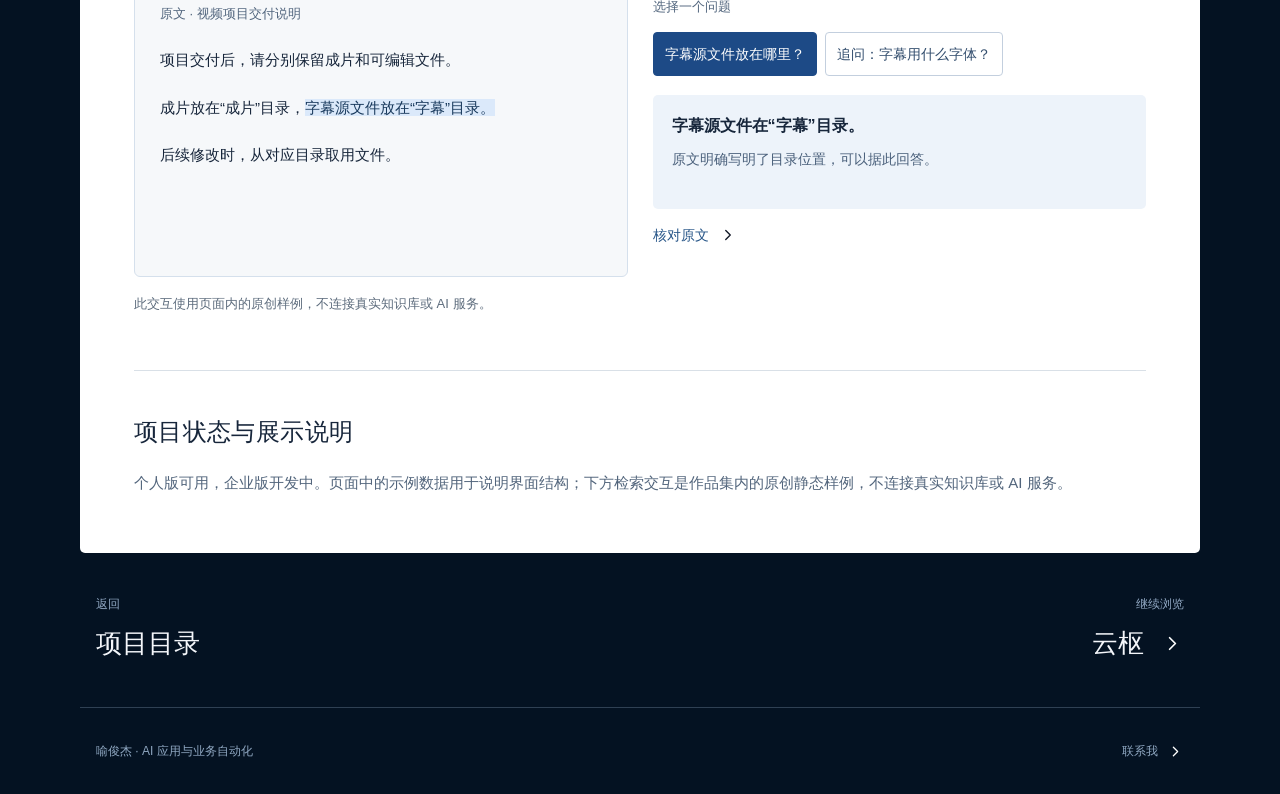
<file: zhiyu.html>
<!doctype html>
<html lang="zh-CN"><head><meta charset="UTF-8" /><meta name="viewport" content="width=device-width, initial-scale=1.0" /><meta name="description" content="喻俊杰的知屿项目案例：资料越积越多，答案更要找得到出处。" /><meta name="theme-color" content="#041222" /><title>知屿 · 喻俊杰作品集</title><link rel="icon" type="image/svg+xml" href="assets/favicon.svg" /><link rel="stylesheet" href="style.css" /><link rel="stylesheet" href="review.css" /><script src="review.js" defer></script></head>
<body class="detail-page"><a class="skip-link" href="#overview">跳到项目内容</a><header class="detail-header"><div class="shell detail-header-inner"><a class="brand" href="index.html" aria-label="回到喻俊杰作品集首页">YJJ</a><a class="detail-back" href="index.html#directory">返回项目目录<img class="icon" src="assets/icon-chevron-right.svg" width="24" height="24" alt="" /></a></div></header><main><section class="detail-hero shell"><p class="detail-breadcrumb"><a href="index.html">作品集</a><span>/</span>个人知识库</p><div class="detail-hero-grid"><div><h1>知屿</h1><p class="detail-headline">答案之后，<br />要找得到依据。</p><p class="detail-lead">把资料整理、内容检索与原文核对，连成可追溯的知识流程。</p></div><dl class="detail-metadata"><div><dt>项目方向</dt><dd>个人知识库</dd></div><div><dt>当前状态</dt><dd>个人版可用 · 企业版开发中</dd></div><div><dt>本页内容</dt><dd>4 张完整页面</dd></div></dl></div><nav class="detail-anchor-nav" aria-label="本页内容"><a href="#overview">项目概览</a><a href="#screens">完整界面</a><a href="#demo-title">检索样例</a><a href="#scope">项目状态</a></nav></section><div class="detail-reading shell"><section class="detail-section" id="overview" aria-labelledby="overview-title"><div class="detail-section-heading"><h2 id="overview-title">从问题到实践</h2></div><div class="case-facts"><section><h3>面对的问题</h3><p>资料越积越多，再次使用时，常常只记得结论，却难以定位原文，也不容易判断内容是否足以回答新问题。</p></section><section><h3>我的工作</h3><p>搭建并使用个人知识库，组织资料整理、相关内容检索、原文阅读与来源追溯。Y-KB 对应其中的检索能力，让问答与资料核对连起来。</p></section><section><h3>现有结果</h3><p>个人版已可使用，支持检索相关资料、打开原文和追溯来源；企业版继续开发中。下面四张页面分别标明个人版与企业版状态。</p></section></div></section><section class="detail-section" id="screens" aria-labelledby="screens-title"><div class="detail-section-heading"><h2 id="screens-title">完整界面</h2><p>按页面顺序浏览，点击任一图片可放大。画面保留原始比例。</p></div><div class="evidence-records"><article class="evidence-record evidence-desktop" id="screen-1"><div class="evidence-heading"><span class="evidence-number">01</span><div><h3>个人版首页</h3><p>从今日总览查看资料处理、待办与知识健康，再进入资料和问答。</p></div><a class="original-link" href="assets/zhiyu-home.png" target="_blank" rel="noopener">打开原图<img class="icon" src="assets/icon-chevron-right.svg" width="24" height="24" alt="" /></a></div><figure><button class="evidence-image" type="button" data-review-image="assets/zhiyu-home.png" data-review-title="个人版首页" data-review-caption="个人版 · 界面展示 · 示例数据" aria-label="放大查看个人版首页"><img src="assets/zhiyu-home.png" alt="知屿 · 个人版首页完整页面" loading="lazy" decoding="async" /><span class="image-open-hint">点击放大</span></button><figcaption>个人版 · 界面展示 · 示例数据</figcaption></figure></article><article class="evidence-record evidence-desktop" id="screen-2"><div class="evidence-heading"><span class="evidence-number">02</span><div><h3>检索相关资料</h3><p>围绕具体问题查看已有依据、资料缺口与相关内容。</p></div><a class="original-link" href="assets/zhiyu-search.png" target="_blank" rel="noopener">打开原图<img class="icon" src="assets/icon-chevron-right.svg" width="24" height="24" alt="" /></a></div><figure><button class="evidence-image" type="button" data-review-image="assets/zhiyu-search.png" data-review-title="检索相关资料" data-review-caption="个人版 · 界面展示 · 示例数据" aria-label="放大查看检索相关资料"><img src="assets/zhiyu-search.png" alt="知屿 · 检索相关资料完整页面" loading="lazy" decoding="async" /><span class="image-open-hint">点击放大</span></button><figcaption>个人版 · 界面展示 · 示例数据</figcaption></figure></article><article class="evidence-record evidence-desktop" id="screen-3"><div class="evidence-heading"><span class="evidence-number">03</span><div><h3>打开原文，核对出处</h3><p>回到来源材料核对内容，保留问答与原文之间的联系。</p></div><a class="original-link" href="assets/zhiyu-source.png" target="_blank" rel="noopener">打开原图<img class="icon" src="assets/icon-chevron-right.svg" width="24" height="24" alt="" /></a></div><figure><button class="evidence-image" type="button" data-review-image="assets/zhiyu-source.png" data-review-title="打开原文，核对出处" data-review-caption="个人版 · 界面展示 · 示例数据" aria-label="放大查看打开原文，核对出处"><img src="assets/zhiyu-source.png" alt="知屿 · 打开原文，核对出处完整页面" loading="lazy" decoding="async" /><span class="image-open-hint">点击放大</span></button><figcaption>个人版 · 界面展示 · 示例数据</figcaption></figure></article><article class="evidence-record evidence-desktop" id="screen-4"><div class="evidence-heading"><span class="evidence-number">04</span><div><h3>企业知识库</h3><p>企业版界面作为开发记录展示，不代表企业版已全部交付。</p></div><a class="original-link" href="assets/zhiyu-enterprise.png" target="_blank" rel="noopener">打开原图<img class="icon" src="assets/icon-chevron-right.svg" width="24" height="24" alt="" /></a></div><figure><button class="evidence-image" type="button" data-review-image="assets/zhiyu-enterprise.png" data-review-title="企业知识库" data-review-caption="企业版 · 开发中 · 界面展示 · 示例数据" aria-label="放大查看企业知识库"><img src="assets/zhiyu-enterprise.png" alt="知屿 · 企业知识库完整页面" loading="lazy" decoding="async" /><span class="image-open-hint">点击放大</span></button><figcaption>企业版 · 开发中 · 界面展示 · 示例数据</figcaption></figure></article></div></section><section class="detail-section detail-demo-section"><section class="retrieval-demo" aria-labelledby="demo-title"><p class="demo-eyebrow">原创静态样例</p><h3 id="demo-title">资料能回答什么，<br class="mobile-break" />就回答到哪里。</h3><p class="demo-description">选择下面的问题，观察“原文有依据”和“信息不足”两种回答。</p><div class="demo-columns"><article class="demo-source" id="sample-source" tabindex="-1"><p class="demo-label">原文 · 视频项目交付说明</p><p>项目交付后，请分别保留成片和可编辑文件。</p><blockquote>成片放在“成片”目录，<mark id="source-highlight">字幕源文件放在“字幕”目录。</mark></blockquote><p>后续修改时，从对应目录取用文件。</p></article><div class="demo-answer"><p class="demo-label">选择一个问题</p><div class="demo-questions"><button type="button" data-question="location" aria-pressed="true">字幕源文件放在哪里？</button><button type="button" data-question="font" aria-pressed="false">追问：字幕用什么字体？</button></div><div class="demo-result" role="status" aria-live="polite" aria-atomic="true"><strong id="answer-title">字幕源文件在“字幕”目录。</strong><p id="answer-detail">原文明确写明了目录位置，可以据此回答。</p></div><button class="text-link source-reference" type="button">核对原文 <img class="icon " src="assets/icon-chevron-right.svg" width="24" height="24" alt="" aria-hidden="true" /></button></div></div><p class="demo-note">此交互使用页面内的原创样例，不连接真实知识库或 AI 服务。</p></section></section><section class="detail-section scope-section" id="scope"><h2>项目状态与展示说明</h2><p>个人版可用，企业版开发中。页面中的示例数据用于说明界面结构；下方检索交互是作品集内的原创静态样例，不连接真实知识库或 AI 服务。</p></section></div><nav class="detail-project-footer shell" aria-label="继续浏览项目"><a href="index.html#directory"><span>返回</span><strong>项目目录</strong></a><a href="yunshu.html"><span>继续浏览</span><strong>云枢<img class="icon" src="assets/icon-chevron-right.svg" width="24" height="24" alt="" /></strong></a></nav></main><footer class="shell detail-footer"><span>喻俊杰 · AI 应用与业务自动化</span><a href="index.html#contact">联系我<img class="icon" src="assets/icon-chevron-right.svg" width="24" height="24" alt="" /></a></footer><dialog class="review-lightbox" id="review-lightbox" aria-labelledby="lightbox-title"><div class="lightbox-toolbar"><div><span id="lightbox-count"></span><h2 id="lightbox-title">查看完整界面</h2></div><div class="lightbox-actions"><button type="button" id="lightbox-previous" aria-label="上一张图片">上一张</button><button type="button" id="lightbox-next" aria-label="下一张图片">下一张</button><button type="button" id="lightbox-fit" aria-pressed="false">放大细节</button><button type="button" id="lightbox-close" aria-label="关闭图片查看器">关闭</button></div></div><div class="lightbox-stage" id="lightbox-stage"><img id="lightbox-image" alt="" /></div><p class="lightbox-caption" id="lightbox-caption"></p><p class="lightbox-help">点击“放大细节”后可滚动查看原图；手机也可用双指缩放页面。按 Esc 关闭，左右方向键切图。</p></dialog></body></html>
</file>
<file: style.css>
:root{color-scheme:dark;--navy:#041222;--navy-light:#0b1b2d;--ink:#17263b;--muted:#aebbc9;--line:#2f4053;--blue:#287dff;--focus:#6da8ff;--ease:cubic-bezier(.16,1,.3,1);--font-cn:'Noto Sans SC','PingFang SC','Microsoft YaHei',sans-serif;--font-latin:Arial,var(--font-cn)}
*{box-sizing:border-box}html{scroll-behavior:smooth;scroll-padding-top:30px}body{margin:0;background:var(--navy);color:#f4f6fa;font:400 16px/26px var(--font-cn);-webkit-font-smoothing:antialiased}html.has-open-dialog,html.has-open-dialog body{overflow:hidden}button,a{-webkit-tap-highlight-color:transparent}button{color:inherit;font:inherit;cursor:pointer}button,input{font:inherit}a{color:inherit;text-decoration:none}img{display:block;max-width:100%;height:auto}figure,blockquote,h1,h2,h3,p{margin:0}h1,h2,h3{font-weight:600}p{text-wrap:pretty}::selection{color:white;background:#245cac}:focus-visible{outline:3px solid var(--focus);outline-offset:5px}.shell{width:min(1326px,calc(100% - 160px));margin-inline:auto}.icon{display:inline-block;flex:0 0 auto;width:24px;height:24px;filter:brightness(0) invert(1);vertical-align:middle}.skip-link{position:fixed;left:20px;top:16px;z-index:20;padding:10px 20px;background:white;color:var(--navy);transform:translateY(-160%)}.skip-link:focus{transform:translateY(0)}
.header-inner{height:74px;display:flex;align-items:center;justify-content:space-between;border-bottom:1px solid #8a939e}.brand{font:700 28px/1 var(--font-latin);letter-spacing:.045em}.main-nav{display:flex;gap:48px;padding-right:24px}.main-nav a{padding:12px 0;font-size:20px;font-weight:500}.main-nav a:hover{color:#8cb8ff}.menu-toggle{display:none}.hero{display:grid;grid-template-columns:300px minmax(0,1fr);gap:55px;min-height:392px;padding:45px 28px 49px;border-bottom:1px solid #647080}.hero-identity{padding-top:25px}.hero-name{font-size:54px;font-weight:650;line-height:1.25;letter-spacing:.01em}.hero-identity>p+p{margin-top:23px;font-size:26px;line-height:37px;letter-spacing:.015em}.hero-message h1{font-size:64px;line-height:1.28;font-weight:700;letter-spacing:.035em;white-space:nowrap}.hero-message h1>span{color:var(--blue);font-family:Arial,var(--font-cn);font-size:1.07em;letter-spacing:0}.hero-disciplines{margin-top:17px;font-size:25px;line-height:38px;letter-spacing:.02em;color:#e1e7ee}.hero-disciplines>span{margin-inline:10px;color:#e1e7ee}.button{display:inline-flex;align-items:center;justify-content:center;gap:16px;min-height:60px;padding:12px 38px;border:1px solid transparent;border-radius:7px;font-size:23px;font-weight:500;line-height:32px;transition:background 180ms,transform 180ms var(--ease)}.button-primary{margin-top:26px;background:#2679f6;color:white;box-shadow:0 2px 0 #143a6e}.button:hover{background:#3a89ff;transform:translateY(-2px)}.button .icon{width:25px;height:25px}
.selected-work{padding-bottom:92px}.featured-entry{display:grid;grid-template-columns:300px minmax(0,1fr);gap:76px;padding:32px 16px 0}.featured-copy{padding-top:18px}.eyebrow{font-size:16px;line-height:26px;letter-spacing:.045em;color:#d5dee9}.featured-copy h2{margin-top:32px;font-size:56px;line-height:1.3;font-weight:650;letter-spacing:.015em}.project-subtitle{margin-top:7px;font-size:26px;line-height:38px}.featured-description{margin-top:26px;font-size:21px;line-height:35px}.project-status{color:#c1ccd9;font-size:16px;line-height:26px}.featured-copy .project-status{margin-top:31px}.featured-preview{min-width:0}.preview-button{display:block;width:100%;padding:0;overflow:hidden;aspect-ratio:1.8;border:1px solid #d6dce4;border-radius:8px;background:#f7f9fb}.preview-button img{width:100%;height:auto}.preview-button:focus-visible{outline-offset:5px}.featured-preview figcaption{display:flex;align-items:center;justify-content:space-between;gap:15px;margin-top:10px;font-size:14px;line-height:24px;color:#d4dde7}.featured-preview figcaption button{display:inline-flex;align-items:center;gap:7px;min-height:30px;padding:0;border:0;background:transparent;color:#b6c7da;font-size:13px}.featured-preview figcaption .icon{width:16px;height:16px}.featured-preview figcaption button:hover{color:white}.zhiyu-story{margin-top:92px;padding:70px 16px 0;border-top:1px solid var(--line)}.section-heading{display:grid;grid-template-columns:300px minmax(0,1fr);gap:10px 76px;align-items:start}.section-heading .eyebrow{grid-row:1/3;padding-top:8px;color:#aabbd0}.section-heading h2{font-size:44px;line-height:1.4;letter-spacing:.015em}.section-heading>p:last-child{grid-column:2;margin-top:10px;color:var(--muted);font-size:18px;line-height:30px}.contribution-grid{display:grid;grid-template-columns:repeat(3,minmax(0,1fr));gap:38px;margin-top:42px;padding-block:29px 33px;border-block:1px solid var(--line)}.detail-label{display:block;color:#8ca5bf;font-size:14px;line-height:24px;letter-spacing:.03em}.contribution-grid p{margin-top:12px;color:#d0d9e4;font-size:16px;line-height:28px}.contribution-grid>div+div{padding-left:32px;border-left:1px solid var(--line)}.evidence-pair{display:grid;grid-template-columns:repeat(2,minmax(0,1fr));gap:30px;margin-top:40px}.image-button{position:relative;display:block;width:100%;padding:0;border:0;background:transparent;text-align:left}.image-button:focus-visible{outline-offset:5px}.image-button img{width:100%}.evidence-pair .image-button{overflow:hidden;border:1px solid #cfd8e3;border-radius:4px;background:#f7f9fa}.evidence-pair img{aspect-ratio:1.38;object-fit:cover;object-position:top}.evidence-pair figcaption{display:flex;justify-content:space-between;gap:15px;margin-top:13px;color:#b6c5d6;font-size:13px;line-height:24px}.evidence-pair figcaption span:first-child{color:#edf2f8}.project-bottom{display:flex;align-items:center;justify-content:space-between;gap:24px;margin-top:27px}.project-bottom>p{font-size:18px;color:#cad7e6}.case-link{display:inline-flex;align-items:center;justify-content:space-between;gap:27px;min-height:44px;padding:7px 0;border:0;border-bottom:1px solid #75889e;background:transparent;color:#eef4fc;font-size:16px;line-height:26px;font-weight:500}.case-link:hover{color:#91bdff;border-color:#91bdff}.case-link .icon{width:20px;height:20px;transition:transform 180ms var(--ease)}.case-link:hover .icon{transform:translateX(3px)}
.project-chapter{padding:68px 16px 88px;border-top:1px solid #536174}.chapter-heading{display:flex;justify-content:space-between;gap:24px;align-items:center}.chapter-heading .eyebrow{color:#a8bcd3}.chapter-heading .project-status{font-size:14px}.chapter-intro{display:grid;grid-template-columns:1fr 1fr;gap:60px;margin-top:35px;align-items:end}.chapter-intro h2,.learning-copy h2{font-size:48px;line-height:1.3;letter-spacing:.025em}.chapter-value{margin-top:20px;font-size:30px;line-height:44px;letter-spacing:.015em}.chapter-summary{max-width:510px;padding-bottom:3px;color:#b8c8da;font-size:16px;line-height:28px}.chapter-summary>p+p{margin-top:15px}.yunshu-evidence{display:grid;grid-template-columns:minmax(0,1.8fr) minmax(250px,.8fr);gap:46px;margin-top:45px;align-items:start}.yunshu-evidence figure .image-button{overflow:hidden;border-radius:4px;background:#f5f7f9}.yunshu-evidence figcaption{margin-top:12px;color:#a9bacd;font-size:13px;line-height:24px}.yunshu-method{padding-top:5px}.yunshu-method ol{list-style:none;margin:12px 0 20px;padding:0}.yunshu-method li{display:flex;gap:21px;padding:19px 0;border-bottom:1px solid var(--line)}.yunshu-method li>span{padding-top:2px;color:#6889ad;font-family:var(--font-latin);font-size:14px}.yunshu-method h3{font-size:18px;line-height:28px;font-weight:500}.yunshu-method li p{margin-top:4px;color:#a6b8cc;font-size:14px;line-height:24px}.muted-note{color:#a5b7ca;font-size:14px;line-height:24px}.yunshu-method .case-link{margin-top:19px}
.learning-layout{display:grid;grid-template-columns:minmax(280px,.82fr) minmax(0,1.6fr);gap:60px;margin-top:35px}.learning-copy{padding-top:7px}.learning-description{max-width:340px;margin-top:26px;color:#bccbdb;font-size:16px;line-height:28px}.learning-result{display:flex;align-items:center;gap:24px;margin-top:30px;padding-block:21px;border-block:1px solid var(--line)}.learning-result strong{font:400 60px/1.2 var(--font-latin);letter-spacing:-.035em;white-space:nowrap;color:#f1f5fb}.learning-result strong>span{margin-left:8px;font:400 15px/24px var(--font-cn);letter-spacing:0}.learning-result>p{font-size:14px;line-height:24px;color:#aabed5}.learning-copy>.muted-note{max-width:340px;margin-top:20px}.learning-copy>.case-link{margin-top:20px}.learning-visuals{position:relative;display:grid;grid-template-columns:minmax(0,1fr) 184px;gap:24px;align-items:start}.learning-desktop{padding-top:46px}.learning-visuals .image-button{overflow:hidden;border-radius:4px;background:#fff}.learning-desktop img{aspect-ratio:.95;object-fit:cover;object-position:top}.learning-mobile img{aspect-ratio:390/844;object-fit:contain}.learning-visuals figcaption{margin-top:12px;font-size:12px;line-height:22px;color:#afc0d3}.learning-mobile{padding-top:0}
.cisheng-chapter{padding-bottom:78px}.cisheng-intro{display:grid;grid-template-columns:1fr 1.5fr auto;align-items:center;gap:30px;margin-top:38px}.cisheng-intro h2{font-family:'Songti SC','STSong','SimSun',serif;font-size:76px;font-weight:400;line-height:1.4;letter-spacing:.13em;color:#eadfc9}.cisheng-intro .chapter-value{margin-top:0;font-family:'Songti SC','STSong','SimSun',serif;font-size:30px;line-height:42px;font-weight:400;color:#e6dcc8}.cisheng-intro>div>p:last-child{max-width:455px;margin-top:17px;font-size:15px;line-height:27px;color:#b9c2cc}.cisheng-gallery{display:grid;grid-template-columns:repeat(3,minmax(0,1fr));gap:54px;margin-top:40px;padding:34px 70px 28px;background:#0c1b2b}.cisheng-gallery figure{min-width:0}.cisheng-gallery .image-button{border-radius:5px;overflow:hidden}.cisheng-gallery figcaption{margin-top:15px;font-size:13px;line-height:24px;color:#c4c5c3}.gallery-note{margin-top:14px;color:#9bacbf;font-size:13px;line-height:24px}
.about-section{padding:73px 16px 84px;border-top:1px solid #536174}.about-heading{display:grid;grid-template-columns:300px minmax(0,1fr);gap:76px}.about-heading .eyebrow{padding-top:8px;color:#a8bcd3}.about-heading h2{font-size:39px;line-height:1.5;font-weight:500;letter-spacing:.01em}.about-layout{display:grid;grid-template-columns:300px minmax(0,1fr);gap:76px;margin-top:39px}.portrait img{width:240px;height:300px;object-fit:cover;border-radius:3px}.portrait figcaption{margin-top:13px;font-size:12px;line-height:22px;color:#aebdcd}.about-copy{max-width:780px}.about-copy>p{color:#c0ccdb;line-height:28px}.about-copy>p+p{margin-top:16px}.practice-list{margin-top:26px;border-top:1px solid var(--line)}.practice-list>div{display:grid;grid-template-columns:110px minmax(0,1fr);gap:20px;padding-block:14px;border-bottom:1px solid var(--line);align-items:baseline}.practice-list h3{font-size:16px;font-weight:500;line-height:26px}.practice-list p{font-size:14px;line-height:26px;color:#a8bbd0}.about-copy .case-link{margin-top:22px}
.ai-record-section{padding:55px 16px 61px;border-top:1px solid var(--line)}.ai-record-heading{display:flex;justify-content:space-between;gap:30px;align-items:end}.ai-record-heading .eyebrow{color:#9fb3ca}.ai-record-heading h2{margin-top:8px;font-size:30px;line-height:42px;font-weight:500}.ai-record-heading>p{max-width:310px;color:#a6b9cf;font-size:14px;line-height:24px}.ai-record-grid{display:grid;grid-template-columns:1.1fr .85fr 1fr;gap:38px;margin:32px 0 25px}.ai-record-grid>div+div{padding-left:38px;border-left:1px solid var(--line)}.ai-record-grid dt{font-size:14px;line-height:24px;color:#a7bad0}.ai-record-grid dd{margin:12px 0 0;font-family:var(--font-latin);font-size:64px;line-height:1.2;letter-spacing:-.035em;white-space:nowrap;font-variant-numeric:tabular-nums;color:#e8eff8}.ai-record-grid dd>span{margin-inline:8px 4px;font-family:var(--font-cn);font-size:18px;letter-spacing:0}.ai-record-grid .ai-record-duration{padding-top:14px;font-size:40px;line-height:1.3}.ai-record-source{display:flex;justify-content:space-between;gap:24px;align-items:center}.ai-record-source>p{font-size:13px;line-height:24px;color:#93a8c0}.ai-record-source .case-link{font-size:14px}
.contact-section{padding:65px 16px 0;border-top:1px solid #536174}.contact-section>.eyebrow{color:#a9bbd0}.contact-heading{display:flex;align-items:end;justify-content:space-between;gap:30px;margin-top:22px}.contact-heading h2{font-size:48px;line-height:1.45;font-weight:500;letter-spacing:.02em}.contact-heading>p{color:#adbed2;font-size:16px;line-height:28px;padding-bottom:8px}.contact-details{display:grid;grid-template-columns:1fr 1fr;gap:50px;margin-top:38px;margin-bottom:60px}.contact-details a{display:grid;grid-template-columns:1fr 24px;gap:8px;align-items:center;padding:18px 0 22px;border-block:1px solid var(--line)}.contact-details small{grid-column:1;font-size:14px;line-height:24px;color:#93abc6}.contact-details strong{grid-column:1;font-family:var(--font-latin);font-size:30px;line-height:42px;font-weight:400;letter-spacing:.025em}.contact-details .icon{grid-column:2;grid-row:1/3;width:22px;height:22px}.contact-details a:hover strong{color:#a4c7ff}.site-footer{display:flex;justify-content:space-between;align-items:center;gap:20px;padding-block:24px;border-top:1px solid var(--line);color:#8fa7c1;font-size:12px;line-height:24px}.site-footer a{display:flex;gap:10px;align-items:center;min-height:40px}.site-footer .icon{width:18px;height:18px}.mobile-break{display:none}
dialog{color-scheme:light;margin:auto;padding:0;border:0;overscroll-behavior:contain}dialog::backdrop{background:#020916cf;backdrop-filter:blur(5px)}.case-dialog{width:min(1120px,calc(100% - 64px));max-width:none;max-height:calc(100dvh - 64px);overflow:auto;border-radius:9px;color:var(--ink);background:#fff}.case-dialog[open],.image-dialog[open]{animation:dialog-enter 180ms var(--ease)}.dialog-top{position:sticky;top:0;z-index:1;display:flex;justify-content:space-between;align-items:center;gap:18px;min-height:66px;padding:13px 30px;border-bottom:1px solid #d9e0e7;background:#fff}.dialog-top>span{color:#5b697b;font-size:13px}.dialog-close{display:flex;align-items:center;justify-content:center;gap:12px;min-height:44px;padding:6px 12px;border:0;border-radius:4px;color:var(--ink);background:#edf1f6;font-size:14px;white-space:nowrap}.dialog-close:hover{background:#dce5ef}.case-dialog .icon{filter:none;width:20px;height:20px}.dialog-body{padding:38px 44px 44px}.case-meta{margin-bottom:10px;color:#52657d;font-size:14px;line-height:24px}.dialog-body>h2{font-size:40px;line-height:1.45;letter-spacing:-.015em}.case-lead{max-width:800px;margin-top:16px;color:#516175;font-size:20px;line-height:32px}.case-facts{display:grid;grid-template-columns:repeat(3,minmax(0,1fr));gap:33px;margin-block:32px;padding-block:25px;border-block:1px solid #d9e0e7}.case-facts h3{margin-bottom:9px;font-size:16px;line-height:26px;font-weight:500}.case-facts p{color:#526174;font-size:16px;line-height:26px}.case-figure{margin-block:27px}.case-figure .image-button{padding:12px;border-radius:6px;background:#edf1f4;overflow:hidden}.case-figure img{width:100%;height:auto}.case-figure figcaption{display:flex;flex-wrap:wrap;justify-content:space-between;gap:6px;margin-top:10px;color:#5b6a7c;font-size:13px;line-height:22px}.case-image-pair{display:grid;grid-template-columns:repeat(2,minmax(0,1fr));gap:22px}.case-image-pair .case-figure{margin-block:0}.case-note{margin-top:27px;padding:18px 21px;border-radius:5px;background:#f1f4f7;color:#4c5e74;font-size:14px;line-height:24px}.retrieval-demo{margin-top:44px;padding-top:36px;border-top:1px solid #d9e0e7}.demo-eyebrow{margin-bottom:8px;color:#576b85;font-size:13px}.retrieval-demo>h3{font-size:28px;line-height:1.5}.demo-description{margin-top:10px;color:#57687c;font-size:14px;line-height:24px}.demo-columns{display:grid;grid-template-columns:1fr 1fr;gap:25px;margin-top:25px}.demo-source{padding:25px;border:1px solid #d5e0ec;border-radius:6px;background:#f6f8fa;font-size:15px;line-height:28px}.demo-label{margin-bottom:18px;color:#51657d;font-size:13px;font-weight:500}.demo-source blockquote{margin-block:17px;line-height:2.2}.demo-source mark{color:#18395c;background:#dbe9fa;box-decoration-break:clone;-webkit-box-decoration-break:clone}.demo-source mark.is-muted{background:transparent;color:inherit}.demo-source.is-referenced{animation:source-attention 900ms ease-out}.demo-answer{padding:20px 0}.demo-answer .demo-label{margin-bottom:12px}.demo-questions{display:flex;flex-wrap:wrap;gap:8px}.demo-questions button{min-height:44px;padding:8px 11px;border:1px solid #c3cfde;border-radius:4px;color:#324d6d;background:#fff;font-size:14px;line-height:24px}.demo-questions button[aria-pressed=true]{color:white;border-color:#1d4a86;background:#1d4a86}.demo-result{min-height:114px;margin-top:19px;padding:18px 19px;border-radius:5px;background:#edf3fa}.demo-result strong{display:block;font-size:16px;line-height:26px}.demo-result p{margin-top:8px;color:#4a607b;font-size:14px;line-height:24px}.demo-result.is-insufficient{background:#f0f1f3}.text-link{display:inline-flex;align-items:center;gap:10px;min-height:44px;padding:8px 0;border:0;background:transparent;color:#255487;font-size:14px;font-weight:500}.source-reference{margin-top:4px}.demo-note{margin-top:15px;color:#5d6c7d;font-size:13px;line-height:24px}.learning-images{display:grid;grid-template-columns:1fr 220px;gap:25px;align-items:start}.learning-images .case-figure{margin-top:0}.mobile-case-figure .image-button{padding:10px}.case-phone-gallery{display:grid;grid-template-columns:repeat(3,minmax(0,1fr));gap:25px}.case-phone-gallery .case-figure{margin-block:0}.case-phone-gallery .case-figure .image-button{padding:9px;background:#eae7e2}.workflow-steps{margin:35px 0 0;padding-left:24px}.workflow-steps li{padding:13px 0 13px 10px;border-bottom:1px solid #d9e0e7}.workflow-steps strong{display:block;font-size:16px;line-height:26px;font-weight:500}.workflow-steps span{color:#536174;font-size:16px;line-height:26px}.image-dialog{width:min(1450px,calc(100% - 48px));max-width:none;max-height:calc(100dvh - 40px);overflow:auto;border-radius:7px;color:#e7edf6;background:#101b2b}.image-dialog-top{border-color:#334157;background:#101b2b}.image-dialog-top>span{color:#bac8dc}.image-dialog-top .dialog-close{color:#e7edf6;background:#28364c}.image-dialog-top .dialog-close:hover{background:#3a4d68}.image-controls{display:flex;align-items:center;gap:10px}.image-zoom-toggle{min-height:44px;padding:7px 12px;border:1px solid #62758e;border-radius:4px;color:#e7edf6;background:transparent;font-size:14px;white-space:nowrap}.image-zoom-toggle:hover{background:#28364c}.image-stage{display:flex;flex-direction:column;align-items:center;padding:20px 28px 22px}.image-stage img{width:auto;max-width:100%;max-height:calc(100dvh - 205px);object-fit:contain}.image-stage figcaption{margin-top:15px;color:#b8c8dd;text-align:center;font-size:13px;line-height:24px}.image-stage.is-zoomed{display:block;max-height:calc(100dvh - 130px);overflow:auto;overscroll-behavior:contain}.image-stage.is-zoomed img{max-width:none;max-height:none}
@keyframes dialog-enter{from{transform:translateY(8px)}to{transform:translateY(0)}}@keyframes source-attention{0%,100%{background:#f6f8fa}35%{background:#e0ecfc}}
@media(min-width:1600px){.hero-message h1{font-size:66px}}
@media(max-width:1250px){.shell{width:calc(100% - 96px)}.hero{grid-template-columns:250px minmax(0,1fr);gap:40px;padding-inline:16px}.hero-message h1{font-size:52px}.hero-name{font-size:48px}.hero-identity>p+p{font-size:23px;line-height:34px}.hero-disciplines{font-size:21px}.hero-disciplines>span{margin-inline:6px}.featured-entry{grid-template-columns:250px minmax(0,1fr);gap:40px}.featured-description{font-size:19px;line-height:32px}.featured-copy h2{font-size:50px}.section-heading,.about-heading,.about-layout{grid-template-columns:250px minmax(0,1fr);gap:40px}.chapter-value{font-size:27px;line-height:40px}.yunshu-evidence{gap:30px;grid-template-columns:minmax(0,1.5fr) minmax(230px,.8fr)}.learning-layout{grid-template-columns:minmax(245px,.85fr) minmax(0,1.6fr);gap:35px}.learning-visuals{grid-template-columns:minmax(0,1fr) 150px;gap:17px}.learning-result{gap:16px}.cisheng-gallery{padding-inline:38px;gap:36px}.ai-record-grid dd{font-size:57px}.ai-record-grid .ai-record-duration{font-size:34px}.ai-record-grid{gap:25px}.ai-record-grid>div+div{padding-left:25px}}
@media(max-width:960px){.shell{width:calc(100% - 64px)}.main-nav{gap:32px;padding-right:0}.main-nav a{font-size:17px}.hero{grid-template-columns:180px minmax(0,1fr);gap:30px;padding:40px 8px 44px;min-height:350px}.hero-identity{padding-top:13px}.hero-name{font-size:39px}.hero-identity>p+p{font-size:20px;line-height:31px}.hero-message h1{font-size:43px;letter-spacing:.01em}.hero-disciplines{font-size:17px;line-height:29px}.hero-disciplines>span{margin-inline:4px}.button{min-height:54px;font-size:19px;line-height:28px;padding-inline:25px}.button-primary{margin-top:25px}.featured-entry{grid-template-columns:210px minmax(0,1fr);gap:30px;padding-inline:8px}.featured-copy{padding-top:4px}.featured-copy h2{margin-top:22px;font-size:44px}.project-subtitle{font-size:23px;line-height:34px}.featured-description{font-size:17px;line-height:29px;margin-top:19px}.featured-copy .project-status{font-size:14px;line-height:24px;margin-top:22px}.featured-preview figcaption{font-size:12px;line-height:22px}.section-heading,.about-heading,.about-layout{grid-template-columns:180px minmax(0,1fr);gap:40px}.section-heading h2{font-size:36px}.contribution-grid{gap:22px}.contribution-grid>div+div{padding-left:22px}.evidence-pair{gap:20px}.evidence-pair figcaption{display:block;font-size:12px}.evidence-pair figcaption span{display:block}.chapter-intro{gap:35px}.chapter-intro h2,.learning-copy h2{font-size:42px}.chapter-value{font-size:24px;line-height:36px}.yunshu-evidence{grid-template-columns:1fr;gap:28px}.yunshu-method{display:grid;grid-template-columns:1.5fr 1fr;gap:16px 35px;align-items:start}.yunshu-method>.detail-label{grid-column:1/-1}.yunshu-method ol{grid-column:1;grid-row:2/4;margin-top:0}.yunshu-method li{padding-block:13px}.yunshu-method .case-link{justify-self:start}.learning-layout{grid-template-columns:1fr;gap:35px}.learning-copy{display:grid;grid-template-columns:1fr 1fr;gap:0 40px}.learning-copy h2,.learning-copy .chapter-value,.learning-description{grid-column:1}.learning-copy .learning-result{grid-column:2;grid-row:1/4;align-self:start;margin-top:3px}.learning-copy>.muted-note{grid-column:2;grid-row:3/5;margin-top:70px}.learning-copy>.case-link{justify-self:start;grid-column:1}.learning-visuals{grid-template-columns:minmax(0,1fr) 185px;gap:30px}.learning-desktop{padding-top:0}.learning-desktop img{aspect-ratio:1.18}.cisheng-intro{grid-template-columns:.6fr 1fr;gap:25px}.cisheng-intro h2{font-size:64px}.cisheng-intro>.case-link{grid-column:2;justify-self:start}.cisheng-gallery{gap:24px;padding:25px}.about-heading h2{font-size:31px}.portrait img{width:180px;height:225px}.practice-list>div{grid-template-columns:90px minmax(0,1fr);gap:15px}.ai-record-grid dd{font-size:47px}.ai-record-grid .ai-record-duration{font-size:29px}.ai-record-grid dd>span{font-size:15px;margin-inline:4px 2px}.contact-heading h2{font-size:39px}.contact-details{gap:35px}.contact-details strong{font-size:24px}.dialog-body{padding:32px}.case-facts{gap:20px}.case-facts p{font-size:15px}.case-phone-gallery{gap:18px}.learning-images{grid-template-columns:1fr 180px}}
@media(max-width:680px){html{scroll-padding-top:18px}.shell{width:calc(100% - 48px)}.header-inner{position:relative;height:72px}.brand{font-size:26px}.menu-toggle{display:flex;align-items:center;gap:8px;min-height:44px;padding:7px 0 7px 10px;border:0;background:transparent}.menu-label{font-size:14px;line-height:24px}.menu-toggle .icon{width:21px;height:21px}.main-nav{display:none;position:absolute;z-index:5;top:71px;left:-1px;right:-1px;flex-direction:column;align-items:stretch;gap:0;padding:9px 17px;background:#0c2037;border:1px solid #3c5069;box-shadow:0 15px 30px #0004}.main-nav.is-open{display:flex}.main-nav a{min-height:48px;padding:11px 8px;font-size:16px;line-height:26px}.hero{display:block;min-height:0;padding:33px 0 35px}.hero-identity{display:flex;align-items:center;justify-content:space-between;gap:20px;padding-top:0}.hero-name{font-size:36px;line-height:1.3;letter-spacing:0}.hero-identity>p+p{margin:0;font-size:16px;line-height:26px;letter-spacing:0;color:#b8c8dc}.hero-message{margin-top:31px}.hero-message h1{font-size:clamp(28px,8.7vw,36px);line-height:1.42;letter-spacing:-.01em;white-space:normal}.hero-message h1>span{font-size:1.05em}.hero-disciplines{max-width:100%;margin-top:18px;font-size:14px;line-height:26px;letter-spacing:0;white-space:nowrap}.hero-disciplines>span{margin-inline:3px}.button{min-height:52px;padding:10px 22px;gap:12px;border-radius:5px;font-size:17px;line-height:28px}.button-primary{margin-top:23px}.button .icon{width:22px;height:22px}.selected-work{padding-bottom:49px}.featured-entry{display:flex;flex-direction:column;gap:23px;padding:28px 0 0}.featured-copy{padding:0}.eyebrow{font-size:13px;line-height:24px}.featured-copy h2{display:inline-block;margin-top:15px;font-size:41px;line-height:1.3}.project-subtitle{display:inline-block;margin-left:14px;margin-top:0;font-size:19px;line-height:30px}.featured-description{max-width:330px;margin-top:17px;font-size:17px;line-height:29px}.featured-copy .project-status{margin-top:14px;font-size:13px;line-height:24px}.preview-button{aspect-ratio:auto;border-radius:5px}.preview-button img{width:100%;height:auto}.featured-preview figcaption{gap:8px;margin-top:8px;font-size:11px;line-height:20px}.featured-preview figcaption button{font-size:12px}.zhiyu-story{margin-top:39px;padding:32px 0 0}.section-heading{display:block}.section-heading h2{margin-top:16px;font-size:30px;line-height:1.4;letter-spacing:0}.section-heading>p:last-child{margin-top:13px;font-size:16px;line-height:28px}.contribution-grid{display:block;margin-top:25px;padding-block:0;border-bottom:0}.contribution-grid>div{padding:20px 0;border-bottom:1px solid var(--line)}.contribution-grid>div+div{padding-left:0;border-left:0}.contribution-grid .detail-label{font-size:13px;line-height:24px}.contribution-grid p{margin-top:8px;font-size:16px;line-height:27px}.evidence-pair{grid-template-columns:1fr;gap:25px;margin-top:26px}.evidence-pair img{aspect-ratio:1.2}.evidence-pair figcaption{display:flex;gap:8px;margin-top:10px;font-size:11px;line-height:20px}.project-bottom{display:block;margin-top:22px}.project-bottom>p{font-size:16px;line-height:27px}.case-link{min-height:46px;font-size:15px;line-height:25px;gap:20px}.project-bottom .case-link{margin-top:13px}.project-chapter{padding:34px 0 44px}.chapter-heading{display:block}.chapter-heading .project-status{margin-top:7px;font-size:12px;line-height:22px}.chapter-intro{display:block;margin-top:23px}.chapter-intro h2,.learning-copy h2{font-size:36px;line-height:1.4}.chapter-value{margin-top:12px;font-size:25px;line-height:38px}.chapter-summary{margin-top:24px;font-size:16px;line-height:27px}.chapter-summary>p+p{margin-top:12px}.yunshu-evidence{margin-top:26px;gap:25px}.yunshu-evidence figcaption{font-size:11px;line-height:20px;margin-top:9px}.yunshu-method{display:block;padding:0}.yunshu-method ol{margin-top:7px;margin-bottom:18px}.yunshu-method li{gap:18px;padding-block:15px}.yunshu-method li>span{font-size:13px}.yunshu-method h3{font-size:17px;line-height:27px}.yunshu-method li p{font-size:14px;line-height:24px}.yunshu-method>.muted-note{font-size:13px;line-height:23px}.yunshu-method .case-link{margin-top:16px}.learning-layout{margin-top:23px;gap:28px}.learning-copy{display:block;padding:0}.learning-description{max-width:none;margin-top:20px;font-size:16px;line-height:27px}.learning-result{gap:24px;margin-top:23px;padding-block:18px}.learning-result strong{font-size:56px}.learning-copy>.muted-note{max-width:none;margin-top:16px;font-size:13px;line-height:23px}.learning-copy>.case-link{margin-top:14px}.learning-visuals{grid-template-columns:minmax(0,1fr) 116px;gap:12px;align-items:start}.learning-desktop{padding-top:22px}.learning-desktop img{aspect-ratio:.6;object-fit:cover;object-position:0 0}.learning-mobile img{aspect-ratio:390/844}.learning-visuals figcaption{font-size:10px;line-height:19px;margin-top:9px}.cisheng-intro{display:block;margin-top:21px}.cisheng-intro h2{font-size:59px;line-height:1.4;letter-spacing:.12em}.cisheng-intro .chapter-value{margin-top:11px;font-size:27px;line-height:39px}.cisheng-intro>div>p:last-child{margin-top:16px;font-size:16px;line-height:27px}.cisheng-intro>.case-link{margin-top:17px}.cisheng-gallery{display:flex;overflow-x:auto;scroll-snap-type:x mandatory;gap:18px;margin-top:27px;padding:18px;scroll-padding:18px;overscroll-behavior-x:contain;scrollbar-width:thin;scrollbar-color:#516173 #0c1b2b}.cisheng-gallery figure{flex:0 0 80%;scroll-snap-align:start}.cisheng-gallery figcaption{margin-top:11px;font-size:12px;line-height:22px}.gallery-note{font-size:11px;line-height:21px}.about-section{padding:36px 0 44px}.about-heading{display:block}.about-heading h2{margin-top:17px;font-size:27px;line-height:41px;letter-spacing:0}.about-layout{display:flex;flex-direction:column;gap:24px;margin-top:24px}.portrait{display:flex;align-items:end;gap:18px}.portrait img{width:144px;height:180px}.portrait figcaption{max-width:120px;font-size:12px;line-height:23px;margin:0 0 3px}.about-copy>p{font-size:16px;line-height:27px}.about-copy>p+p{margin-top:15px}.practice-list{margin-top:24px}.practice-list>div{grid-template-columns:82px minmax(0,1fr);gap:14px;padding-block:13px}.practice-list h3{font-size:14px;line-height:25px}.practice-list p{font-size:13px;line-height:24px}.about-copy .case-link{margin-top:17px}.ai-record-section{padding:33px 0 38px}.ai-record-heading{display:block}.ai-record-heading h2{margin-top:8px;font-size:27px;line-height:39px}.ai-record-heading>p{max-width:280px;margin-top:13px;font-size:14px;line-height:25px}.ai-record-grid{grid-template-columns:.8fr 1.2fr;gap:25px 20px;margin-block:27px 22px}.ai-record-grid>div+div{padding-left:0;border-left:0}.ai-record-primary{grid-column:1/-1;padding-bottom:23px;border-bottom:1px solid var(--line)}.ai-record-grid dt{font-size:12px;line-height:22px}.ai-record-grid dd{margin-top:10px;font-size:43px}.ai-record-grid .ai-record-primary dd{font-size:64px}.ai-record-grid dd>span{margin-inline:5px 2px;font-size:14px}.ai-record-grid .ai-record-duration{padding-top:7px;font-size:28px;line-height:1.4}.ai-record-source{display:block}.ai-record-source>p{font-size:12px;line-height:22px}.ai-record-source .case-link{margin-top:13px;font-size:14px}.contact-section{padding:35px 0 0}.contact-heading{display:block;margin-top:17px}.contact-heading h2{font-size:34px;line-height:1.5}.contact-heading>p{padding:0;margin-top:19px;font-size:15px;line-height:27px}.contact-details{grid-template-columns:1fr;gap:0;margin-top:26px;margin-bottom:30px}.contact-details a{padding-block:17px 19px;border-bottom:0}.contact-details a:last-child{border-bottom:1px solid var(--line)}.contact-details small{font-size:12px;line-height:22px}.contact-details strong{font-size:24px;line-height:36px;letter-spacing:.015em}.contact-details .icon{width:20px;height:20px}.site-footer{flex-wrap:wrap;gap:6px 16px;padding-block:17px;font-size:10px;line-height:22px}.site-footer>span:nth-child(2){display:none}.site-footer>a{margin-left:auto;font-size:11px}.site-footer .icon{width:15px;height:15px}.mobile-break{display:initial}.case-dialog{width:calc(100% - 20px);max-height:calc(100dvh - 24px);border-radius:7px}.dialog-top{min-height:62px;padding:9px 13px;gap:9px}.dialog-top>span{font-size:11px;line-height:20px}.dialog-close{min-height:44px;gap:6px;padding:5px 9px;font-size:12px}.case-dialog .dialog-close .icon{width:19px;height:19px}.dialog-body{padding:25px 19px 29px}.case-meta{font-size:12px;line-height:22px}.dialog-body>h2{font-size:28px;line-height:1.5}.case-lead{font-size:17px;line-height:28px;margin-top:13px}.case-facts{grid-template-columns:1fr;gap:23px;margin-block:25px;padding-block:23px}.case-facts h3{font-size:16px;margin-bottom:7px}.case-facts p{font-size:16px;line-height:26px}.case-figure{margin-block:23px}.case-figure .image-button{padding:6px;border-radius:4px}.case-figure figcaption{margin-top:8px;font-size:12px;line-height:21px}.case-image-pair{grid-template-columns:1fr;gap:21px}.case-note{margin-top:24px;padding:15px;font-size:13px;line-height:24px}.retrieval-demo{margin-top:30px;padding-top:25px}.retrieval-demo>h3{font-size:24px}.demo-description{font-size:14px;line-height:24px;margin-top:12px}.demo-columns{grid-template-columns:1fr;gap:0;margin-top:22px}.demo-source{padding:19px;font-size:14px;line-height:26px}.demo-label{font-size:12px;line-height:22px}.demo-questions button{font-size:13px;line-height:23px;padding:8px 10px}.demo-result{min-height:0;padding:16px}.demo-result strong{font-size:15px;line-height:25px}.demo-result p{font-size:13px;line-height:23px}.demo-note{margin-top:0;font-size:12px;line-height:22px}.learning-images{grid-template-columns:1fr;gap:0}.learning-images .mobile-case-figure{width:min(100%,220px);margin-inline:auto}.case-phone-gallery{grid-template-columns:1fr;gap:25px;max-width:290px;margin-inline:auto}.case-phone-gallery .case-figure .image-button{padding:7px}.workflow-steps{margin-top:23px;padding-left:19px}.workflow-steps li{padding-left:4px}.workflow-steps strong,.workflow-steps span{font-size:16px;line-height:26px}.image-dialog{width:calc(100% - 14px);max-height:calc(100dvh - 20px);border-radius:6px}.image-dialog-top{gap:6px;align-items:start}.image-dialog-top>span{max-width:95px;padding-top:9px;font-size:10px;line-height:18px}.image-controls{gap:6px}.image-zoom-toggle{min-height:44px;padding:7px 9px;font-size:12px}.image-dialog .dialog-close{gap:5px;padding-inline:8px}.image-dialog .dialog-close .icon{width:18px;height:18px}.image-stage{padding:12px 8px 18px}.image-stage img{max-height:calc(100dvh - 177px)}.image-stage figcaption{margin-top:13px;font-size:11px;line-height:21px}.image-stage.is-zoomed{max-height:calc(100dvh - 130px)}}
@media(max-width:360px){.shell{width:calc(100% - 40px)}.hero-name{font-size:33px}.hero-identity>p+p{font-size:14px;line-height:24px}.hero-message h1{font-size:28px}.hero-disciplines{font-size:12px}.hero-disciplines>span{margin-inline:2px}.featured-copy h2{font-size:38px}.project-subtitle{font-size:18px;margin-left:10px}.featured-preview figcaption{font-size:10px}.featured-preview figcaption button{font-size:11px}.section-heading h2{font-size:28px}.evidence-pair figcaption{font-size:10px;gap:5px}.learning-visuals{grid-template-columns:minmax(0,1fr) 104px;gap:10px}.learning-result{gap:16px}.about-heading h2{font-size:23px;line-height:36px}.portrait img{width:128px;height:160px}.ai-record-grid{gap:23px 15px}.ai-record-grid .ai-record-duration{font-size:25px}.ai-record-grid dd>span{font-size:12px;margin-inline:3px 1px}.contact-details strong{font-size:22px}.image-dialog-top>span{max-width:78px}.image-controls{gap:5px}.image-zoom-toggle{font-size:11px;padding-inline:6px}.image-dialog .dialog-close{font-size:11px;padding-inline:6px}}
.hero-message h1>span{line-height:1}
.preview-button{aspect-ratio:auto}
@media(max-width:680px){.featured-preview figcaption button{min-height:44px}}
@media(min-width:961px){.hero{padding-top:43px;padding-bottom:47px}.featured-entry{padding-right:32px;padding-left:18px}}
@media(min-width:681px){.learning-desktop img{aspect-ratio:auto;object-fit:contain}}
@media(hover:none){.button:hover{transform:none}}
@media(prefers-reduced-motion:reduce){html{scroll-behavior:auto}*,*::before,*::after{animation:none!important;transition-duration:.01ms!important;scroll-behavior:auto!important}}
</file>
<file: review.css>
/* Independent review pages share the established portfolio palette and typography. */
.project-directory{padding:50px 16px 56px;border-bottom:1px solid #647080;scroll-margin-top:25px}
.directory-heading{display:flex;justify-content:space-between;align-items:baseline;gap:25px;margin-bottom:25px}
.directory-heading h2{font-size:30px;line-height:1.5;font-weight:500;letter-spacing:.03em}
.directory-heading p{color:#aebed0;font-size:15px;line-height:26px}
.directory-row{display:grid;grid-template-columns:42px minmax(0,1fr) 175px 106px;align-items:center;gap:25px;min-height:150px;padding:22px 0;border-top:1px solid var(--line);transition:background 180ms}
.directory-row:last-child{border-bottom:1px solid var(--line)}
.directory-row:hover{background:#0a1a2d}
.directory-number{align-self:start;padding-top:7px;color:#7b98b9;font-family:Arial,sans-serif;font-size:14px}
.directory-copy h3{font-size:26px;line-height:1.5;font-weight:500}
.directory-copy h3>span{margin-left:18px;color:#9fb2c9;font-size:14px;font-weight:400;white-space:nowrap}
.directory-copy p{margin-top:8px;color:#d3dce8;font-size:15px;line-height:25px}
.directory-copy small{display:block;margin-top:8px;color:#8ea5c0;font-size:12px;line-height:22px}
.directory-preview{display:flex;align-items:center;justify-content:center;width:175px;height:108px;overflow:hidden;border:1px solid #445368;border-radius:4px;background:#f4f6f9}
.directory-preview img{width:100%;height:100%;object-fit:contain}
.directory-enter{display:flex;align-items:center;justify-content:flex-end;gap:10px;font-size:14px;color:#d8e7fa;white-space:nowrap}
.directory-enter .icon{width:18px;height:18px;transition:transform 180ms}
.directory-row:hover .directory-enter .icon{transform:translateX(4px)}
.directory-method{display:flex;align-items:center;gap:9px;justify-content:center;color:#afc1d6;font-size:12px}
.directory-method i{width:11px;height:1px;background:#6e8caf}
.case-actions{display:flex;flex-wrap:wrap;gap:12px 25px;align-items:center;margin-top:18px}
.case-actions .case-link{margin-top:0!important}
.case-actions .full-detail-link{color:#9bc3ff;border-color:#7aa6e8}
.dialog-page-link{margin-left:auto;color:#275385;font-size:13px;line-height:24px;text-decoration:underline;text-underline-offset:4px;white-space:nowrap}
.detail-page{color-scheme:dark}
.detail-header-inner{display:flex;align-items:center;justify-content:space-between;min-height:80px;border-bottom:1px solid #647080}
.detail-back{display:flex;align-items:center;gap:14px;color:#c2d2e4;font-size:15px;min-height:44px}
.detail-back .icon{width:19px;height:19px;transform:rotate(180deg)}
.detail-back:hover{color:#9fc4ff}
.detail-hero{padding:36px 16px 0}
.detail-breadcrumb{display:flex;gap:14px;color:#9bafc8;font-size:13px;line-height:24px}
.detail-breadcrumb a:hover{text-decoration:underline;text-underline-offset:4px}
.detail-breadcrumb>span{color:#536b89}
.detail-hero-grid{display:grid;grid-template-columns:minmax(0,1fr) 275px;gap:75px;padding:35px 0 38px}
.detail-hero h1{font-size:64px;font-weight:600;line-height:1.3;letter-spacing:.025em}
.detail-headline{margin-top:20px;font-size:31px;line-height:1.55;letter-spacing:.02em}
.detail-lead{max-width:680px;margin-top:20px;color:#adbed2;font-size:17px;line-height:30px}
.detail-metadata{margin:9px 0 0;padding-left:26px;border-left:1px solid var(--line);align-self:center}
.detail-metadata>div+div{margin-top:22px}
.detail-metadata dt{font-size:12px;line-height:22px;color:#8ca4c0}
.detail-metadata dd{margin:6px 0 0;font-size:15px;line-height:26px;color:#d6e0ed}
.detail-anchor-nav{display:flex;gap:36px;padding-top:6px;border-top:1px solid var(--line)}
.detail-anchor-nav a{display:flex;align-items:center;min-height:60px;font-size:14px;color:#b5c7dd}
.detail-anchor-nav a:hover{color:#fff}
.detail-reading{padding:52px 54px 56px;color:#17263b;background:#fff;color-scheme:light;border-radius:5px}
.detail-section{scroll-margin-top:28px}
.detail-section+.detail-section{margin-top:54px;padding-top:43px;border-top:1px solid #d9e0e7}
.detail-section-heading{display:flex;align-items:baseline;justify-content:space-between;gap:30px;margin-bottom:25px}
.detail-section h2{font-size:28px;line-height:1.5;font-weight:550;letter-spacing:.015em}
.detail-section-heading>p{max-width:420px;color:#627184;font-size:14px;line-height:24px}
.detail-reading .case-facts{margin:0;padding:25px 0 0;border-bottom:0}
.detail-reading .case-facts p{line-height:28px}
.detail-reading .case-facts h3{font-weight:600}
.evidence-record+.evidence-record{margin-top:42px;padding-top:34px;border-top:1px solid #e0e5ec}
.evidence-heading{display:grid;grid-template-columns:32px minmax(0,1fr) auto;gap:16px;align-items:start;margin-bottom:20px}
.evidence-number{padding-top:3px;color:#6b80a0;font-family:Arial,sans-serif;font-size:13px}
.evidence-heading h3{font-size:20px;line-height:30px;font-weight:550}
.evidence-heading p{max-width:760px;margin-top:8px;color:#586a80;font-size:14px;line-height:26px}
.original-link{display:flex;align-items:center;gap:6px;min-height:40px;color:#275385;font-size:12px;line-height:24px;white-space:nowrap}
.original-link .icon{filter:none;width:15px;height:15px}
.original-link:hover{text-decoration:underline;text-underline-offset:4px}
.evidence-record figure{margin:0;padding:14px;border:1px solid #dce3eb;border-radius:5px;background:#f3f5f8}
.evidence-image{position:relative;display:block;width:100%;padding:0;border:0;border-radius:2px;background:#fff;cursor:zoom-in}
.evidence-image img{display:block;width:100%;height:auto;max-height:none;object-fit:contain}
.evidence-image:hover{outline:2px solid #c4d5ed}
.image-open-hint{position:absolute;right:11px;bottom:11px;padding:5px 11px;border:1px solid #c9d5e3;border-radius:4px;background:#fffef5f2;color:#29415e;font-size:12px;line-height:22px;box-shadow:0 1px 4px #16263b12}
.evidence-record figcaption{padding:12px 3px 0;color:#596c83;font-size:12px;line-height:23px}
.evidence-phone figure{width:min(100%,410px);margin-inline:auto;padding:12px}
.evidence-phone .evidence-image{width:100%}
.detail-demo-section>.retrieval-demo{margin-top:0;padding-top:0;border:0}
.detail-reading .source-reference .icon{filter:none;width:18px;height:18px}
.scope-section h2{font-size:24px}
.scope-section>p{max-width:960px;margin-top:18px;color:#52657c;font-size:15px;line-height:29px}
.detail-project-footer{display:grid;grid-template-columns:1fr 1fr;gap:30px;padding:38px 16px 42px}
.detail-project-footer>a{min-height:74px;display:flex;flex-direction:column;justify-content:center;gap:8px}
.detail-project-footer>a:last-child{align-items:flex-end;text-align:right}
.detail-project-footer span{color:#90a7c2;font-size:12px;line-height:22px}
.detail-project-footer strong{display:flex;align-items:center;gap:17px;font-size:26px;line-height:40px;font-weight:500}
.detail-project-footer .icon{width:23px;height:23px}
.detail-project-footer>a:hover strong{color:#9fc4ff}
.detail-footer{display:flex;align-items:center;justify-content:space-between;gap:20px;padding:23px 16px;border-top:1px solid var(--line);color:#8fa7c1;font-size:12px;line-height:24px}
.detail-footer a{display:flex;align-items:center;gap:9px;min-height:40px}
.detail-footer .icon{width:17px;height:17px}
.review-lightbox{width:min(1660px,calc(100% - 28px));max-width:none;max-height:calc(100dvh - 28px);padding:0;overflow:hidden;border:1px solid #45536a;border-radius:8px;background:#0b1728;color:#f0f4fb;color-scheme:dark}
.review-lightbox[open]{display:flex;flex-direction:column}
.lightbox-toolbar{display:flex;align-items:center;justify-content:space-between;gap:22px;flex-shrink:0;padding:15px 22px;border-bottom:1px solid #35455a;background:#102037}
.lightbox-toolbar>div:first-child{display:flex;align-items:center;gap:14px;min-width:0}
.lightbox-toolbar h2{margin:0;font-size:15px;line-height:25px;font-weight:500}
#lightbox-count{color:#9eb7d5;font-family:Arial,sans-serif;font-size:12px;white-space:nowrap}
.lightbox-actions{display:flex;flex-wrap:wrap;align-items:center;justify-content:flex-end;gap:8px;flex-shrink:0}
.lightbox-actions button{min-height:42px;padding:7px 12px;border:1px solid #526580;border-radius:4px;background:#172a44;color:#e8eff8;font-size:13px;line-height:24px;white-space:nowrap}
.lightbox-actions button:hover{background:#263e5e}
.lightbox-actions button:disabled{opacity:.4;cursor:default}
.lightbox-actions #lightbox-close{margin-left:6px;background:#e7eef9;border-color:#e7eef9;color:#102238}
.lightbox-stage{display:flex;align-items:center;justify-content:center;min-height:0;overflow:auto;padding:20px;background:#081220;overscroll-behavior:contain}
.lightbox-stage img{width:auto;height:auto;max-width:100%;max-height:calc(100dvh - 215px);flex:0 0 auto;object-fit:contain;cursor:zoom-in}
.lightbox-stage.is-native{display:block;min-height:160px}
.lightbox-stage.is-native img{width:var(--image-native-width);max-width:none;max-height:none;margin:0 auto;cursor:zoom-out}
.lightbox-caption{flex-shrink:0;padding:12px 23px 0;color:#c1d0e3;font-size:12px;line-height:23px}
.lightbox-help{flex-shrink:0;padding:5px 23px 14px;color:#8ba3c1;font-size:11px;line-height:21px}
.js-lightbox-open,.js-lightbox-open body{overflow:hidden}
@media(max-width:1100px){.directory-row{grid-template-columns:30px minmax(0,1fr) 140px 95px;gap:18px}.directory-preview{width:140px;height:92px}.directory-copy h3>span{display:block;margin-left:0;margin-top:3px}.detail-hero-grid{grid-template-columns:minmax(0,1fr) 225px;gap:35px}.detail-hero h1{font-size:55px}.detail-reading{padding:40px 34px}.detail-section-heading{display:block}.detail-section-heading>p{margin-top:10px;max-width:none}.lightbox-toolbar{gap:14px;padding:13px 16px}}
@media(max-width:680px){
 .project-directory{padding:30px 0 35px}.directory-heading{display:block;margin-bottom:21px}.directory-heading h2{font-size:26px}.directory-heading p{margin-top:10px;font-size:14px;line-height:25px}
 .directory-row{position:relative;grid-template-columns:25px minmax(0,1fr);gap:13px;min-height:0;padding:23px 0 21px}.directory-number{padding-top:3px;font-size:12px}.directory-copy h3{font-size:23px;line-height:32px}.directory-copy h3>span{display:inline;margin:0 0 0 12px;font-size:12px}.directory-copy p{font-size:14px;line-height:26px;margin-top:8px}.directory-copy small{font-size:11px;line-height:22px;margin-top:9px}.directory-preview{grid-column:2;width:100%;height:auto;aspect-ratio:2.25;margin-top:3px}.directory-preview img{object-fit:contain;max-height:190px}.directory-enter{grid-column:2;justify-content:space-between;min-height:38px;font-size:13px}.directory-method{grid-column:2;justify-content:flex-start;padding-block:10px}
 .case-actions{display:block;margin-top:17px}.case-actions .case-link{display:flex;width:fit-content;font-size:14px}.case-actions .case-link+.case-link{margin-top:11px!important}.dialog-page-link{font-size:11px;white-space:normal;line-height:20px;max-width:70px}.dialog-top>span{max-width:130px}
 .detail-header-inner{min-height:68px}.detail-header .brand{font-size:25px}.detail-back{font-size:13px;gap:9px}.detail-back .icon{width:16px;height:16px}
 .detail-hero{padding:24px 0 0}.detail-breadcrumb{gap:11px;font-size:12px}.detail-hero-grid{display:block;padding:26px 0 25px}.detail-hero h1{font-size:44px;line-height:1.35}.detail-headline{font-size:25px;line-height:1.6;margin-top:17px}.detail-lead{font-size:15px;line-height:28px;margin-top:19px}.detail-metadata{display:grid;grid-template-columns:1fr 1fr;gap:17px 20px;margin-top:28px;padding:20px 0 0;border-left:0;border-top:1px solid var(--line)}.detail-metadata>div+div{margin-top:0}.detail-metadata>div:last-child{grid-column:1/-1}.detail-metadata dt{font-size:11px;line-height:21px}.detail-metadata dd{font-size:13px;line-height:24px;margin-top:4px}
 .detail-anchor-nav{gap:0;justify-content:space-between}.detail-anchor-nav a{min-height:56px;font-size:12px;line-height:22px}
 .detail-reading{width:calc(100% - 20px);padding:28px 20px 32px;border-radius:5px}.detail-section h2{font-size:23px;line-height:36px}.detail-section+.detail-section{margin-top:35px;padding-top:29px}.detail-section-heading{margin-bottom:20px}.detail-section-heading>p{font-size:13px;line-height:25px;margin-top:10px}.detail-reading .case-facts{padding-top:21px;gap:22px}.detail-reading .case-facts h3{font-size:16px;margin-bottom:7px}.detail-reading .case-facts p{font-size:15px;line-height:28px}
 .evidence-record+.evidence-record{margin-top:28px;padding-top:25px}.evidence-heading{grid-template-columns:23px minmax(0,1fr);gap:11px;margin-bottom:14px}.evidence-number{font-size:12px;padding-top:2px}.evidence-heading h3{font-size:18px;line-height:29px}.evidence-heading p{font-size:13px;line-height:25px;margin-top:7px}.original-link{grid-column:2;min-height:35px;font-size:12px}.original-link .icon{width:14px;height:14px}.evidence-record figure{padding:6px}.evidence-record figcaption{font-size:11px;line-height:22px;padding:10px 5px 3px}.image-open-hint{bottom:7px;right:7px;padding:2px 7px;font-size:10px;line-height:20px}.evidence-phone figure{width:min(100%,330px);padding:7px}.scope-section h2{font-size:21px}.scope-section>p{font-size:14px;line-height:28px;margin-top:15px}
 .detail-project-footer{gap:20px;padding:26px 0 30px}.detail-project-footer strong{font-size:22px;line-height:34px;gap:10px}.detail-project-footer span{font-size:11px}.detail-project-footer .icon{width:20px;height:20px}.detail-footer{padding:16px 0;font-size:10px;line-height:22px}.detail-footer>a{white-space:nowrap;gap:5px}.detail-footer .icon{width:14px;height:14px}
 .review-lightbox{width:calc(100% - 10px);max-height:calc(100dvh - 12px);border-radius:5px}.lightbox-toolbar{display:block;padding:12px}.lightbox-toolbar>div:first-child{gap:10px}.lightbox-toolbar h2{font-size:13px;line-height:23px}.lightbox-actions{justify-content:space-between;gap:5px;margin-top:10px}.lightbox-actions button{min-height:42px;padding:7px 9px;font-size:11px;line-height:24px}.lightbox-actions #lightbox-close{margin-left:0}.lightbox-stage{padding:10px;min-height:100px}.lightbox-stage img{max-height:calc(100dvh - 260px)}.lightbox-caption{padding:11px 13px 0;font-size:11px;line-height:21px}.lightbox-help{padding:5px 13px 12px;font-size:10px;line-height:20px}
}
@media(max-width:360px){.directory-copy h3>span{display:block;margin:4px 0 0}.detail-hero h1{font-size:40px}.detail-headline{font-size:23px}.detail-reading{padding-inline:16px}.lightbox-actions button{padding-inline:7px}}
@media(prefers-reduced-motion:reduce){.directory-row,.directory-enter .icon{transition:none}}

/* Homepage project screenshots: show each original image at its natural ratio. */
body:not(.detail-page) .directory-preview,
body:not(.detail-page) .featured-preview .preview-button,
body:not(.detail-page) .evidence-pair .image-button,
body:not(.detail-page) .yunshu-evidence figure .image-button,
body:not(.detail-page) .learning-visuals .image-button,
body:not(.detail-page) .cisheng-gallery .image-button{
 height:auto;max-height:none;aspect-ratio:auto;overflow:visible;
}
body:not(.detail-page) .directory-preview img,
body:not(.detail-page) .featured-preview .preview-button img,
body:not(.detail-page) .evidence-pair img,
body:not(.detail-page) .yunshu-evidence figure .image-button img,
body:not(.detail-page) .learning-visuals img,
body:not(.detail-page) .cisheng-gallery img{
 display:block;width:100%;height:auto;max-height:none;aspect-ratio:auto;
 object-fit:contain;object-position:center;
}
@media(max-width:680px){
 body:not(.detail-page) .learning-visuals{grid-template-columns:minmax(0,1fr);gap:25px}
 body:not(.detail-page) .learning-desktop{padding-top:0}
 body:not(.detail-page) .learning-mobile{width:min(100%,390px);margin-inline:auto}
 body:not(.detail-page) .cisheng-gallery{
  display:grid;grid-template-columns:minmax(0,1fr);gap:26px;
  overflow:visible;scroll-snap-type:none;scroll-padding:0;
 }
 body:not(.detail-page) .cisheng-gallery figure{width:100%;min-width:0}
}
</file>
